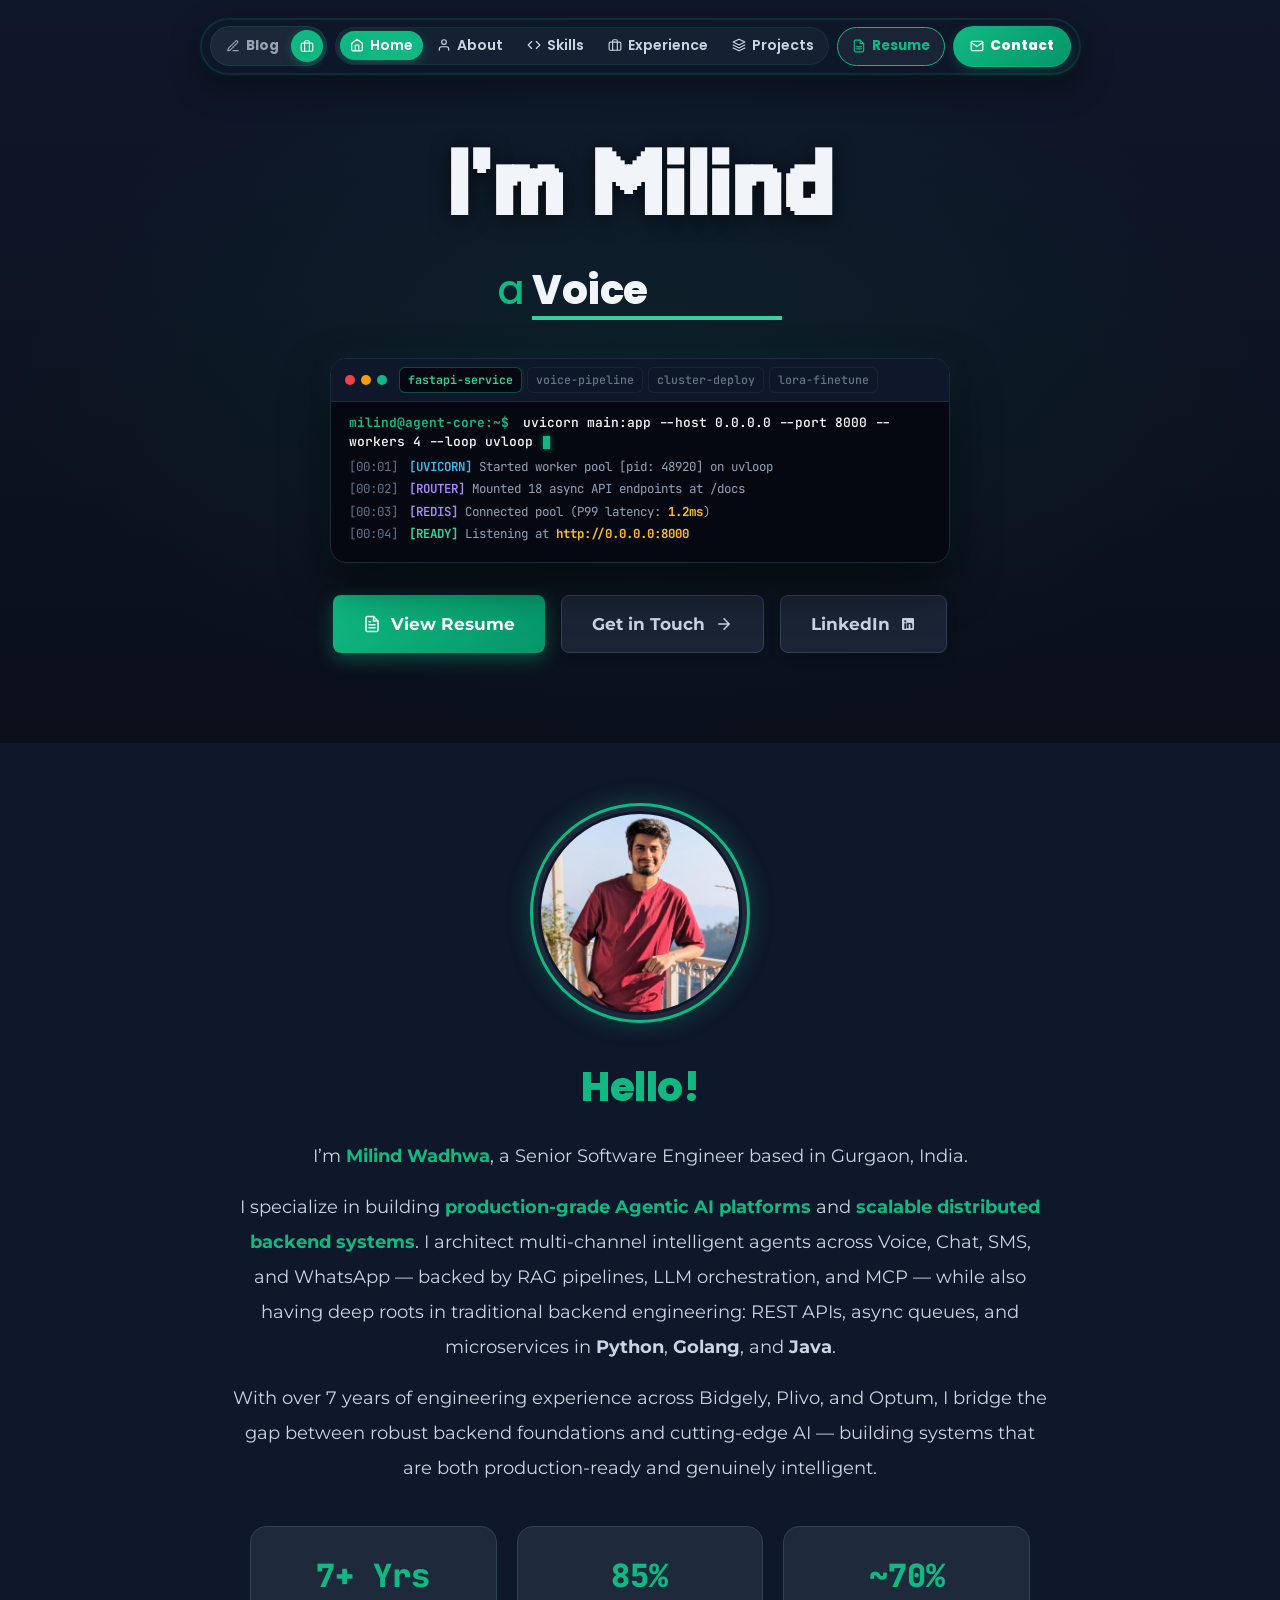
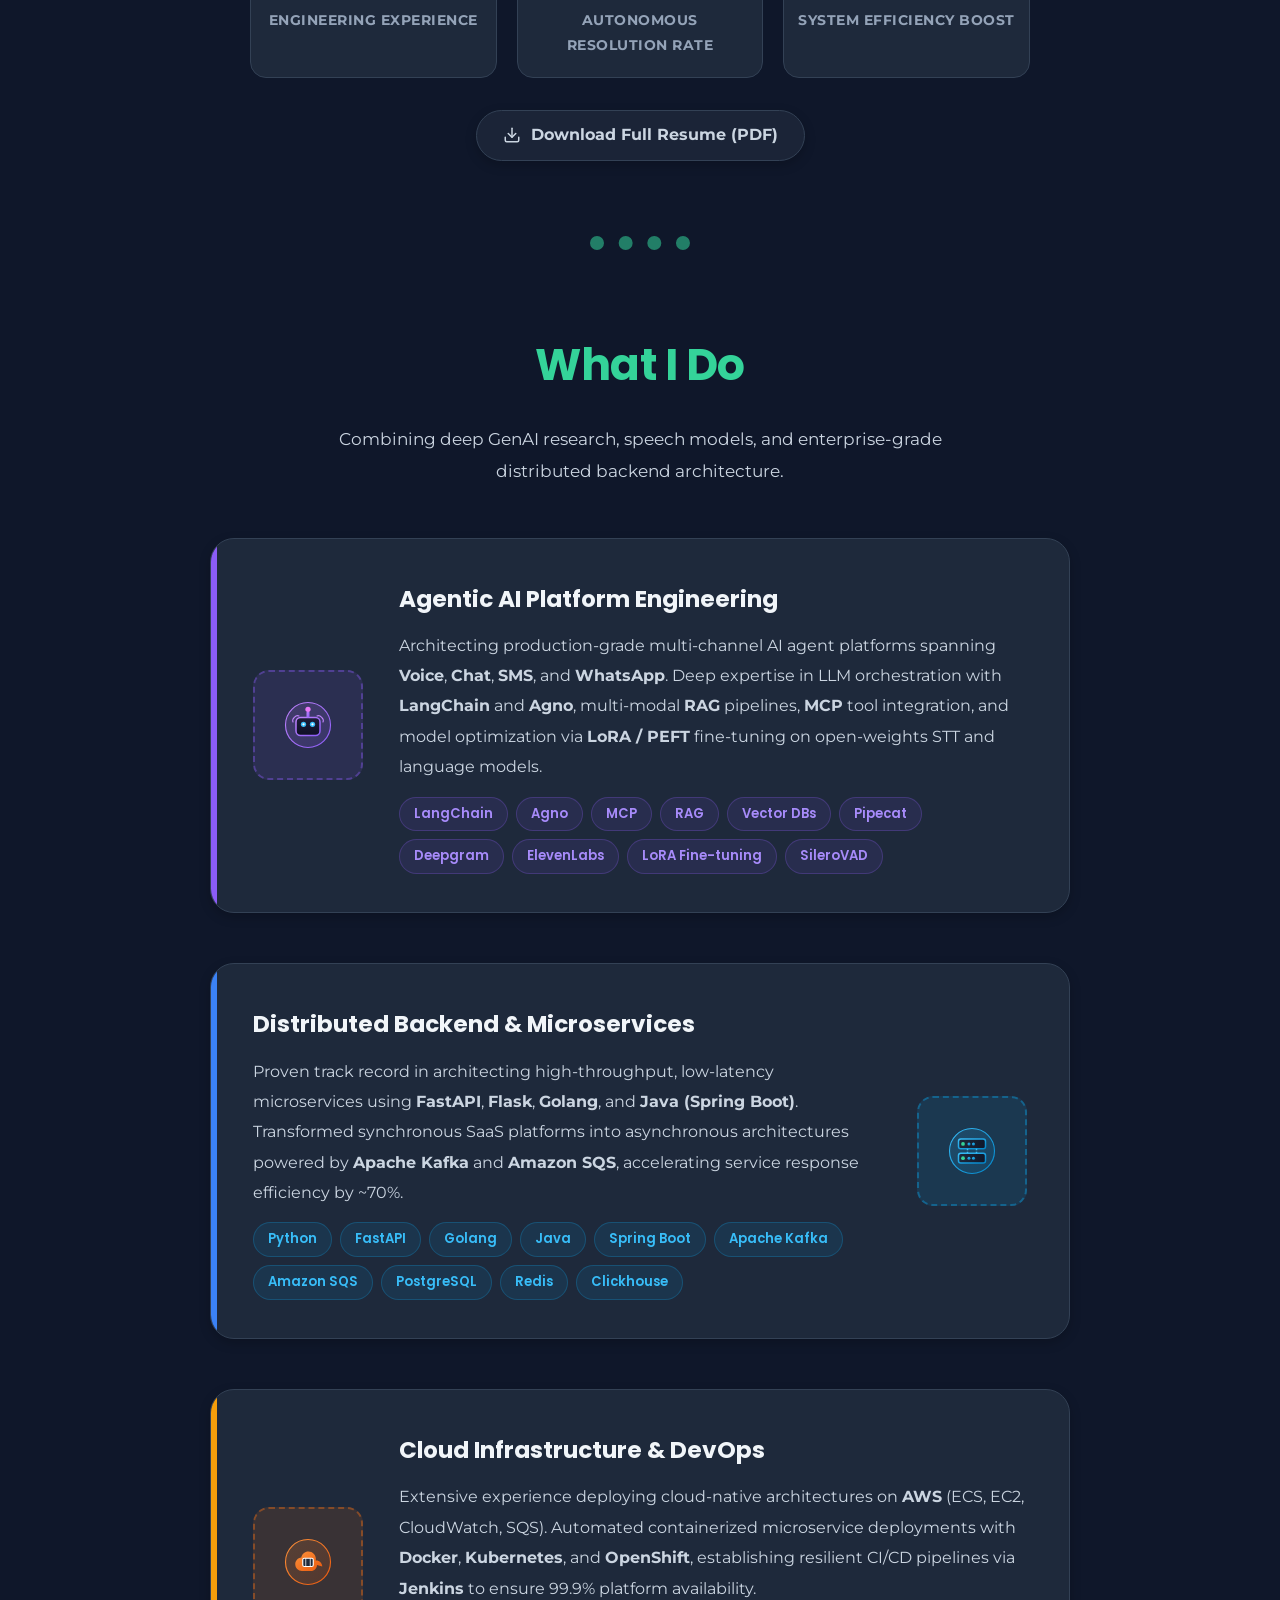
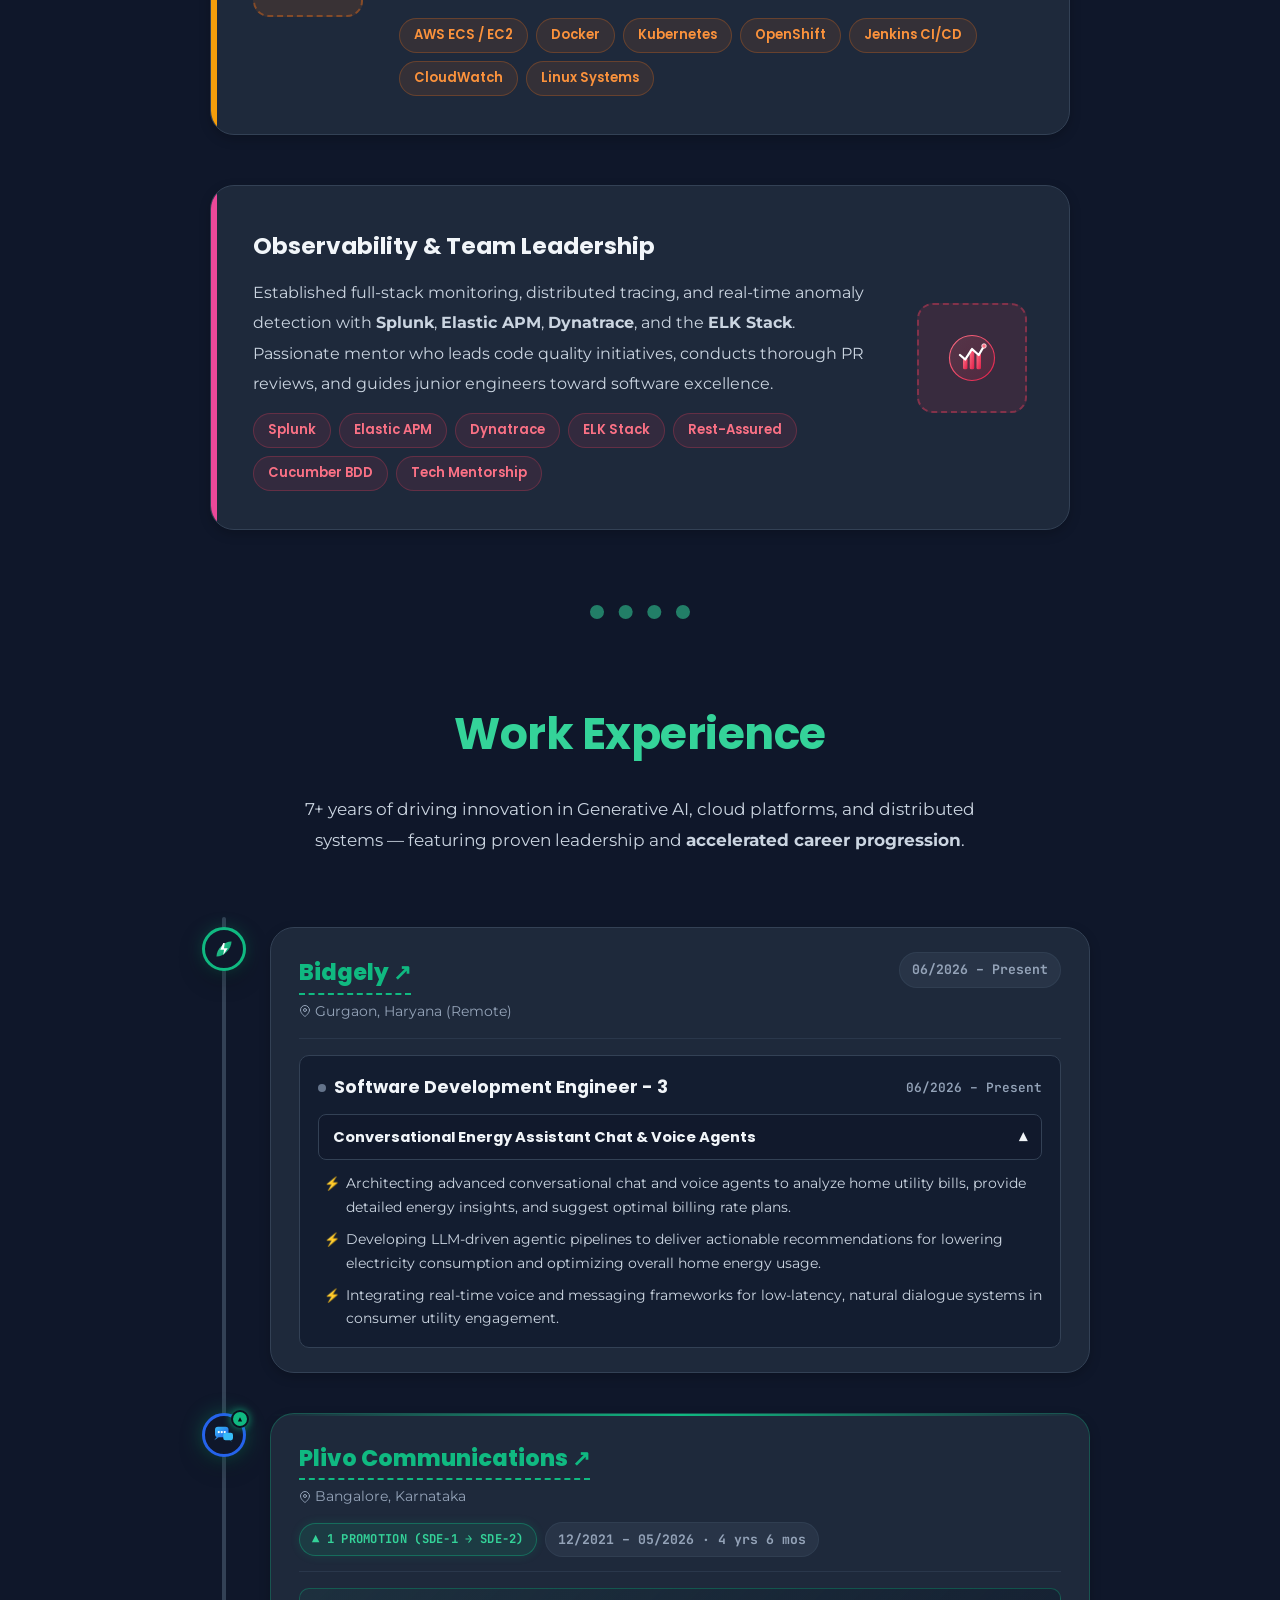
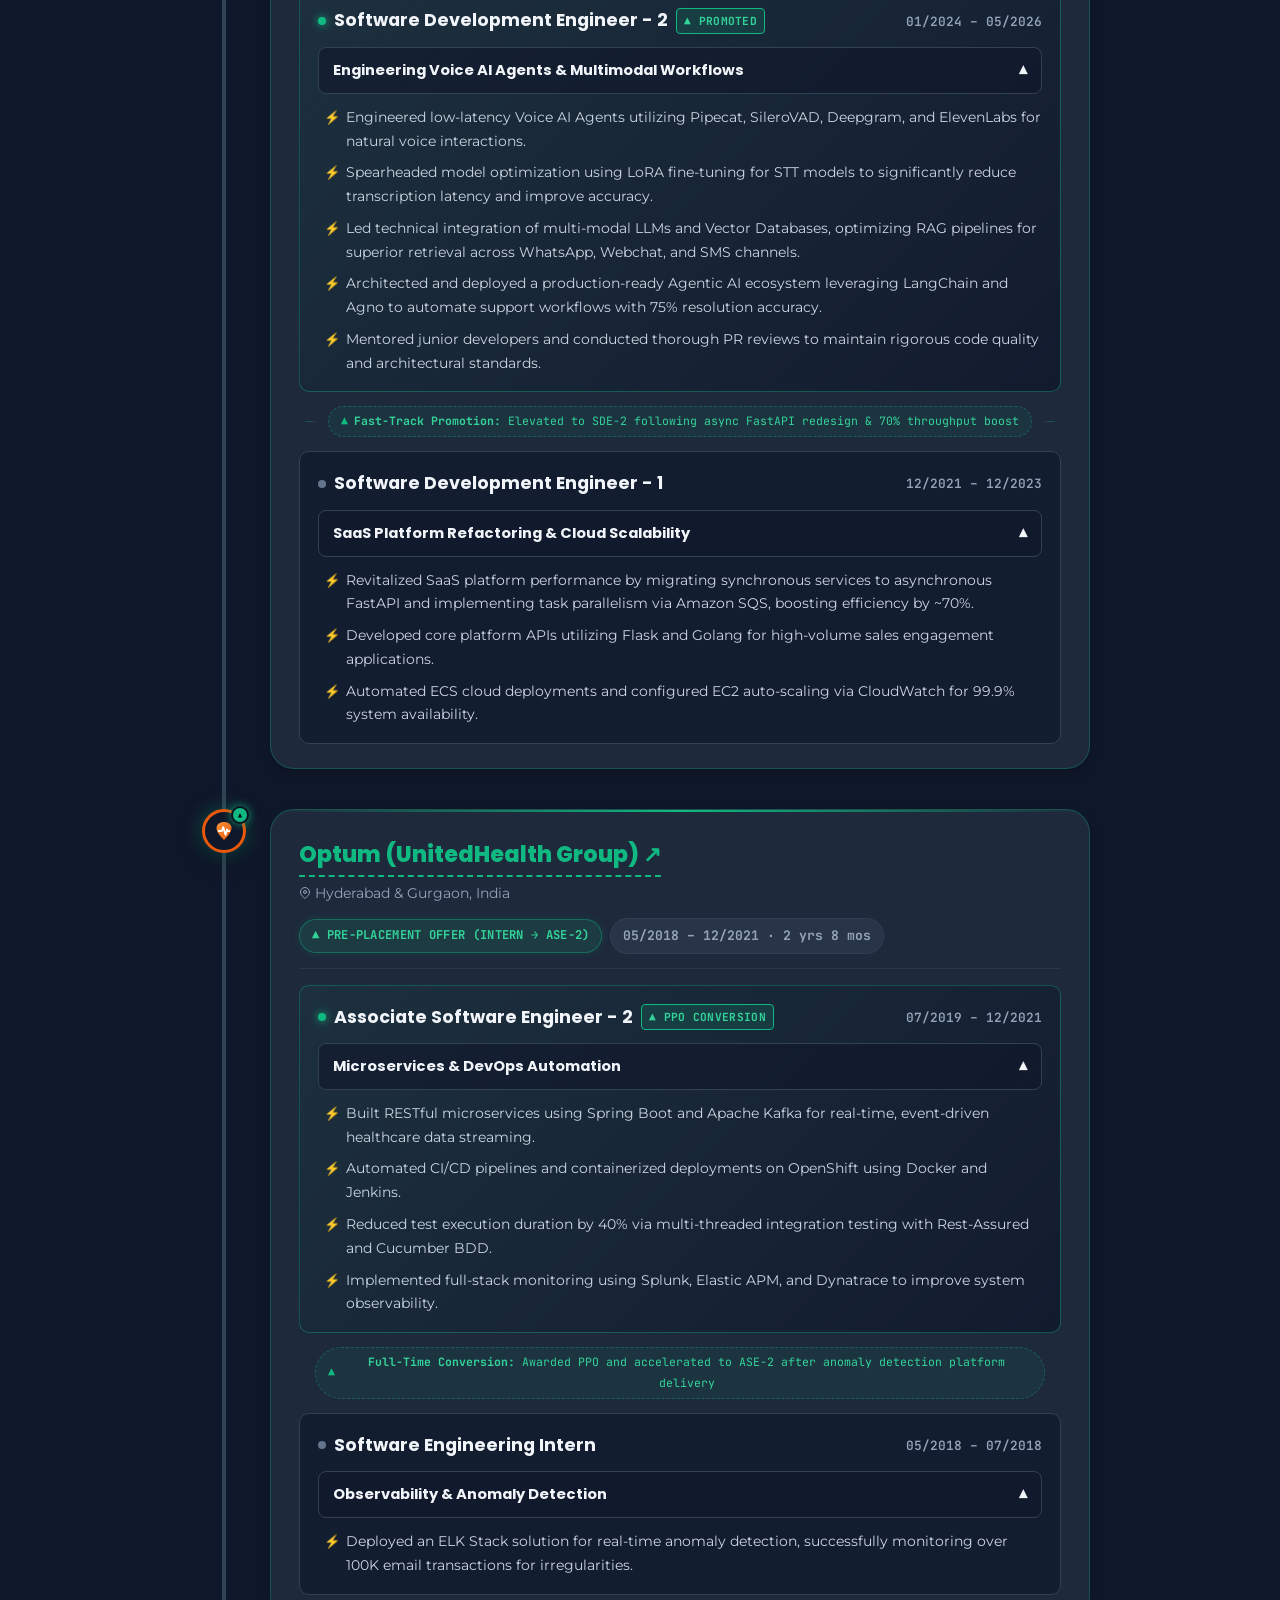
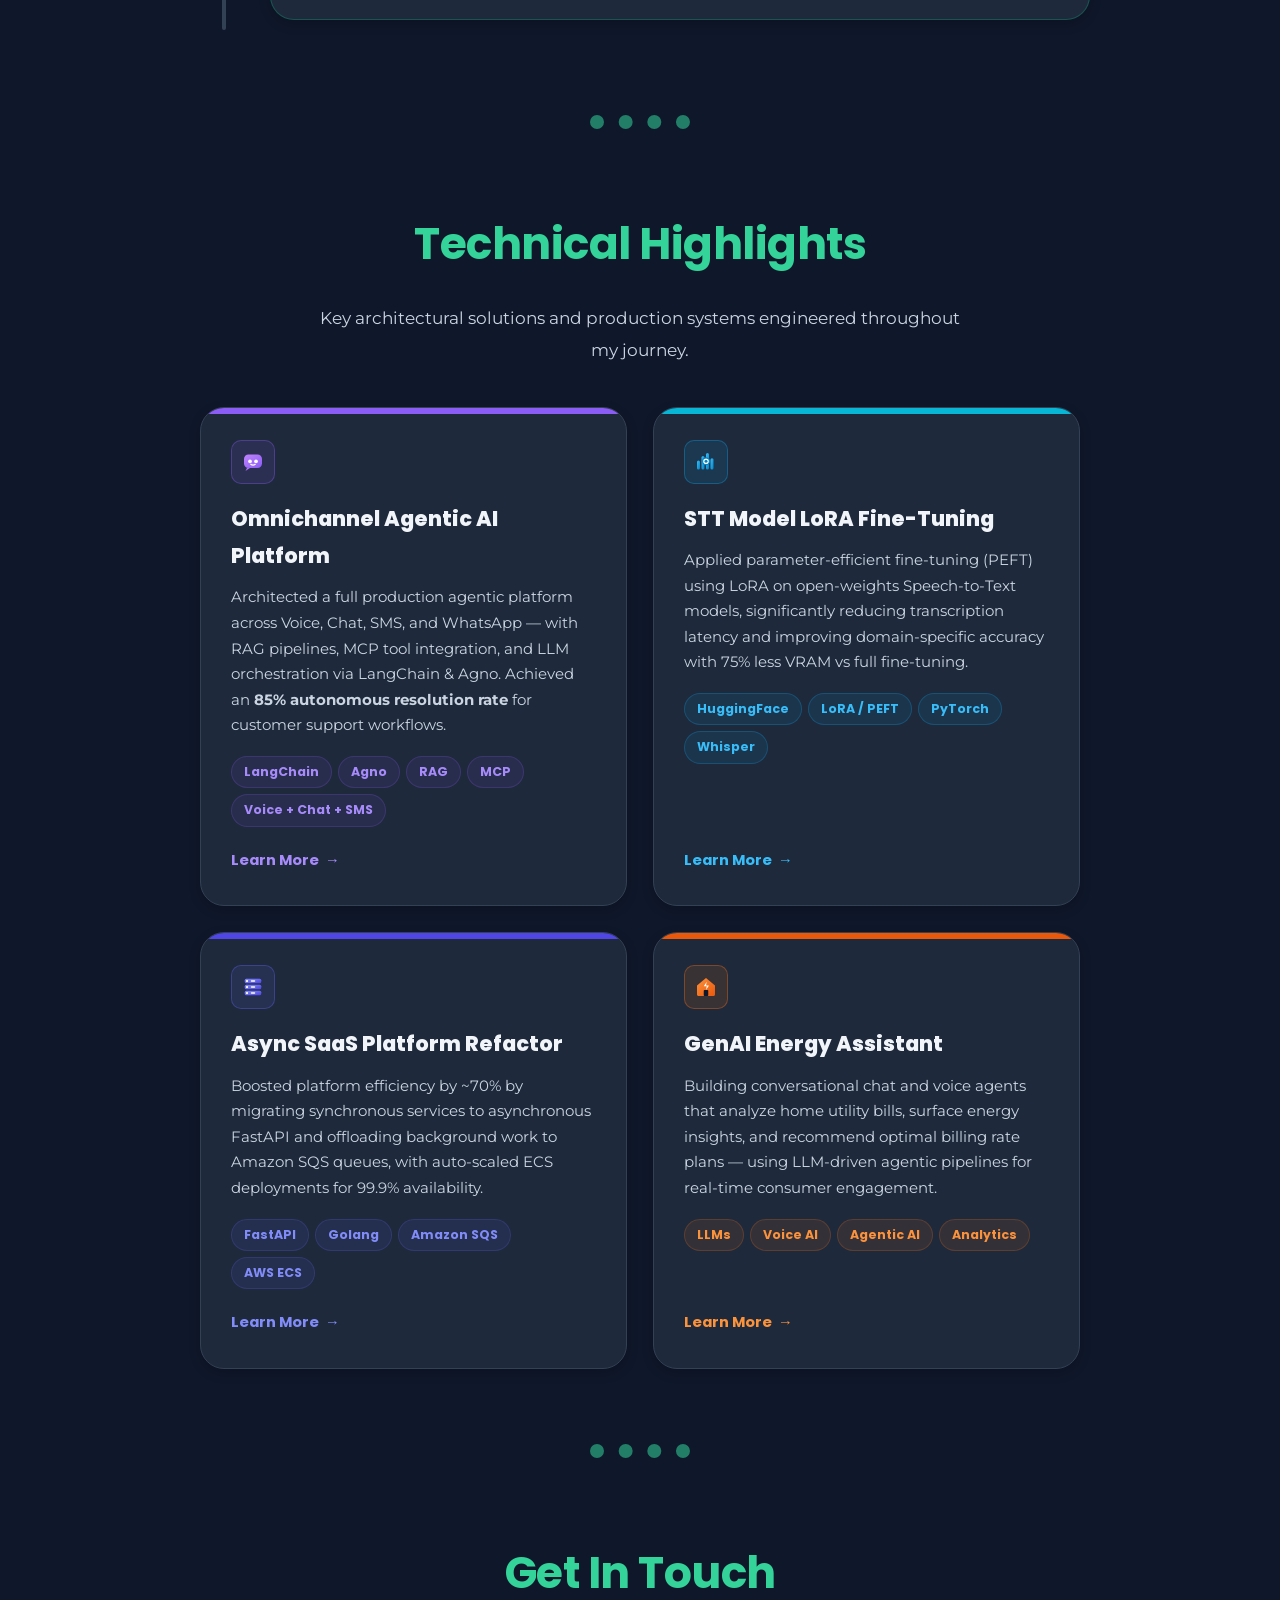
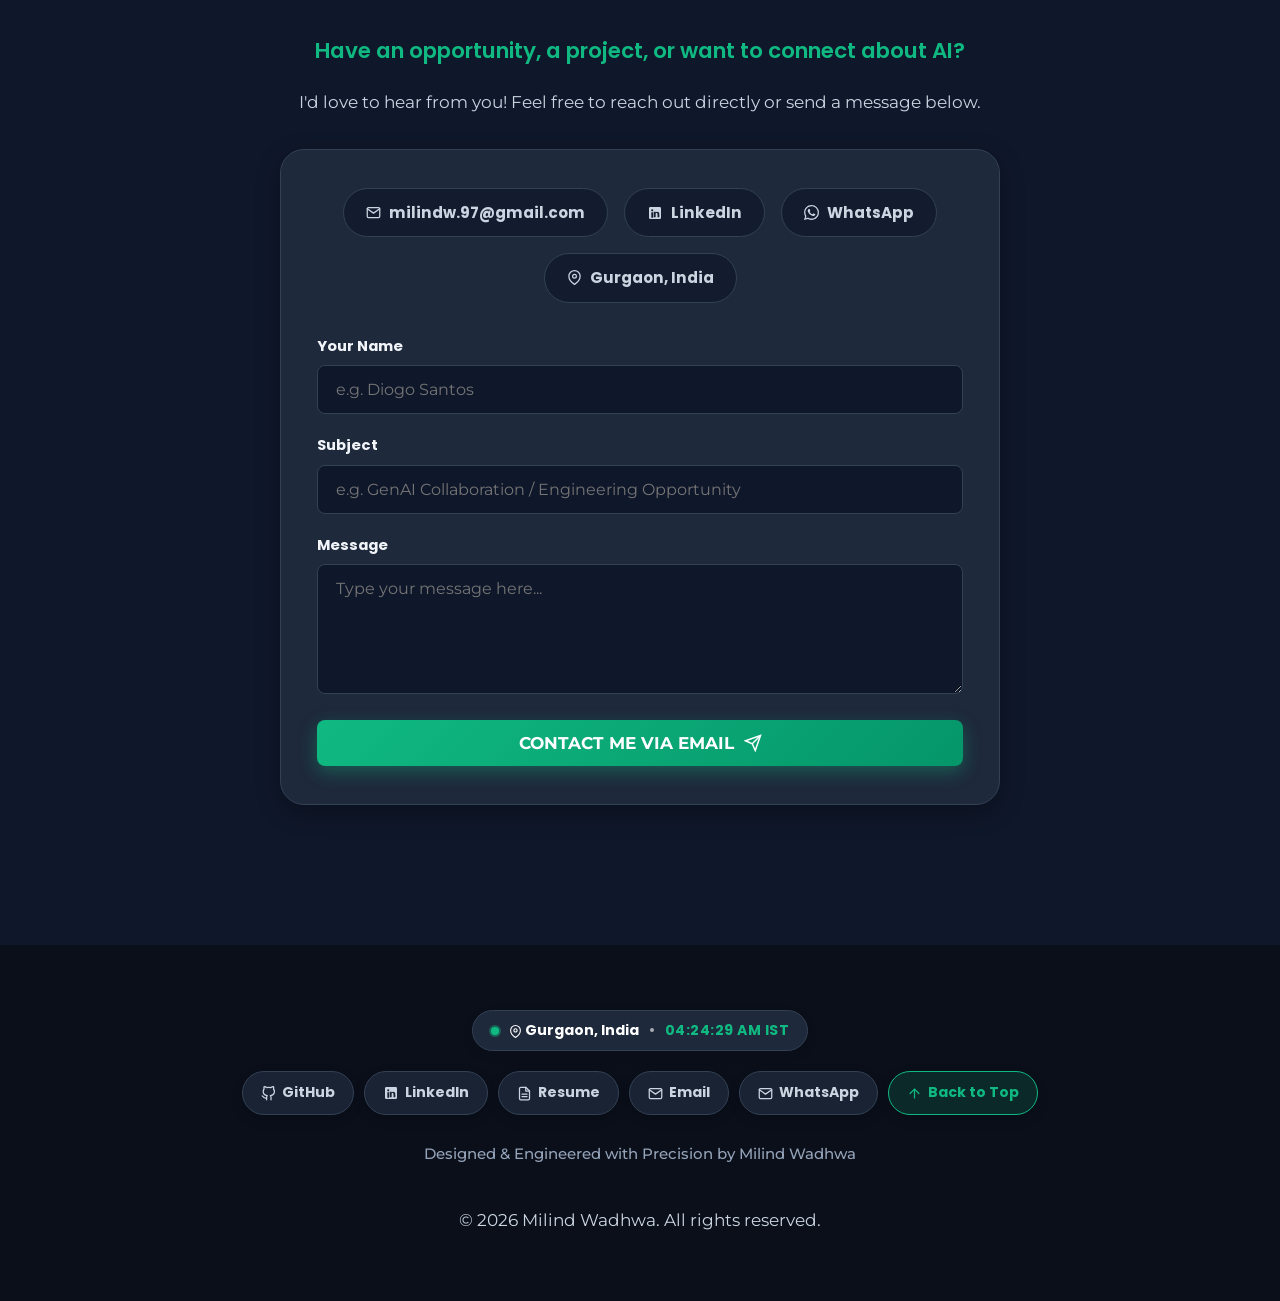
<file: index.html>
<!DOCTYPE html>
<html lang="en">

<head>
  <meta charset="UTF-8">
  <meta name="viewport" content="width=device-width, initial-scale=1.0">

  <!-- Immediate SSR state check to prevent layout shift / navbar flash -->
  <script>
    if (window.location.hash === '#blog' || window.location.search.includes('tab=blog')) {
      document.documentElement.classList.add('initial-blog-mode');
    }
  </script>

  <title>Milind Wadhwa - Software Engineer</title>
  <meta name="description"
    content="Personal portfolio of Milind Wadhwa - Software Engineer. Specializing in Conversational Voice AI, LLMs, scalable backend microservices, and distributed cloud systems.">

  <!-- Preconnect Google Fonts -->
  <link rel="preconnect" href="https://fonts.googleapis.com">
  <link rel="preconnect" href="https://fonts.gstatic.com" crossorigin>
  <link
    href="https://fonts.googleapis.com/css2?family=Jersey+15&family=JetBrains+Mono:wght@400;500;700&family=Montserrat:ital,wght@0,300;0,400;0,500;0,600;0,700;1,400&family=Poppins:wght@300;400;500;600;700;800&display=swap"
    rel="stylesheet">

  <link rel="icon"
    href="data:image/svg+xml,<svg xmlns=%22http://www.w3.org/2000/svg%22 viewBox=%220 0 32 32%22><rect width=%2232%22 height=%2232%22 rx=%226%22 fill=%22%230F172A%22/><text x=%2250%%22 y=%2254%%22 dominant-baseline=%22middle%22 text-anchor=%22middle%22 font-family=%22monospace%22 font-size=%2216%22 font-weight=%22bold%22 fill=%22%2310B981%22>&gt;_</text></svg>">

  <link rel="stylesheet" href="style.css">
</head>

<body>

  <!-- Creative Floating Island Capsule Dock Navbar with Mode Switcher -->
  <header class="navbar-wrapper">
    <nav class="floating-dock" id="floating-dock">

      <!-- Mode Switcher Segmented Control (Portfolio / Blog) -->
      <div class="dock-mode-switcher" id="dock-mode-switcher">
        <span class="mode-glider" aria-hidden="true"></span>
        <a href="#blog" class="mode-pill" id="mode-btn-blog" aria-label="Blog mode">
          <span class="mode-icon">
            <svg width="14" height="14" viewBox="0 0 24 24" fill="none" stroke="currentColor" stroke-width="2"
              stroke-linecap="round" stroke-linejoin="round">
              <path d="M12 20h9"></path>
              <path d="M16.5 3.5a2.121 2.121 0 0 1 3 3L7 19l-4 1 1-4L16.5 3.5z"></path>
            </svg>
          </span>
          <span class="mode-text">Blog</span>
        </a>
        <a href="#top" class="mode-pill active" id="mode-btn-portfolio" aria-label="Portfolio mode">
          <span class="mode-icon">
            <svg width="14" height="14" viewBox="0 0 24 24" fill="none" stroke="currentColor" stroke-width="2"
              stroke-linecap="round" stroke-linejoin="round">
              <rect x="2" y="7" width="20" height="14" rx="2" ry="2"></rect>
              <path d="M16 21V5a2 2 0 0 0-2-2h-4a2 2 0 0 0-2 2v16"></path>
            </svg>
          </span>
          <span class="mode-text">Portfolio</span>
        </a>
      </div>

      <!-- Portfolio Navigation Menu Links -->
      <ul class="dock-menu" id="nav-links">
        <li class="dock-item"><a href="#top" class="dock-link active"><span class="dock-icon"><svg width="14"
                height="14" viewBox="0 0 24 24" fill="none" stroke="currentColor" stroke-width="2"
                stroke-linecap="round" stroke-linejoin="round">
                <path d="M3 9l9-7 9 7v11a2 2 0 0 1-2 2H5a2 2 0 0 1-2-2z"></path>
                <polyline points="9 22 9 12 15 12 15 22"></polyline>
              </svg></span><span>Home</span></a></li>
        <li class="dock-item"><a href="#about" class="dock-link"><span class="dock-icon"><svg width="14" height="14"
                viewBox="0 0 24 24" fill="none" stroke="currentColor" stroke-width="2" stroke-linecap="round"
                stroke-linejoin="round">
                <path d="M20 21v-2a4 4 0 0 0-4-4H8a4 4 0 0 0-4 4v2"></path>
                <circle cx="12" cy="7" r="4"></circle>
              </svg></span><span>About</span></a></li>
        <li class="dock-item"><a href="#skills" class="dock-link"><span class="dock-icon"><svg width="14" height="14"
                viewBox="0 0 24 24" fill="none" stroke="currentColor" stroke-width="2" stroke-linecap="round"
                stroke-linejoin="round">
                <polyline points="16 18 22 12 16 6"></polyline>
                <polyline points="8 6 2 12 8 18"></polyline>
              </svg></span><span>Skills</span></a></li>
        <li class="dock-item"><a href="#experience" class="dock-link"><span class="dock-icon"><svg width="14"
                height="14" viewBox="0 0 24 24" fill="none" stroke="currentColor" stroke-width="2"
                stroke-linecap="round" stroke-linejoin="round">
                <rect x="2" y="7" width="20" height="14" rx="2" ry="2"></rect>
                <path d="M16 21V5a2 2 0 0 0-2-2h-4a2 2 0 0 0-2 2v16"></path>
              </svg></span><span>Experience</span></a></li>
        <li class="dock-item"><a href="#projects" class="dock-link"><span class="dock-icon"><svg width="14" height="14"
                viewBox="0 0 24 24" fill="none" stroke="currentColor" stroke-width="2" stroke-linecap="round"
                stroke-linejoin="round">
                <polygon points="12 2 2 7 12 12 22 7 12 2"></polygon>
                <polyline points="2 17 12 22 22 17"></polyline>
                <polyline points="2 12 12 17 22 12"></polyline>
              </svg></span><span>Projects</span></a></li>
      </ul>

      <!-- Right: Interactive Quick Connect Pill + Resume + Mobile Hamburger -->
      <div class="dock-actions">
        <a href="resume.pdf" target="_blank" rel="noopener" class="dock-resume-btn" title="View Resume PDF">
          <svg width="14" height="14" viewBox="0 0 24 24" fill="none" stroke="currentColor" stroke-width="2"
            stroke-linecap="round" stroke-linejoin="round">
            <path d="M14 2H6a2 2 0 0 0-2 2v16a2 2 0 0 0 2 2h12a2 2 0 0 0 2-2V8z"></path>
            <polyline points="14 2 14 8 20 8"></polyline>
            <line x1="16" y1="13" x2="8" y2="13"></line>
            <line x1="16" y1="17" x2="8" y2="17"></line>
          </svg>
          <span class="btn-label">Resume</span>
        </a>

        <a href="#contact" class="dock-cta-btn">
          <svg width="14" height="14" viewBox="0 0 24 24" fill="none" stroke="currentColor" stroke-width="2"
            stroke-linecap="round" stroke-linejoin="round">
            <path d="M4 4h16c1.1 0 2 .9 2 2v12c0 1.1-.9 2-2 2H4c-1.1 0-2-.9-2-2V6c0-1.1.9-2 2-2z"></path>
            <polyline points="22,6 12,13 2,6"></polyline>
          </svg>
          <span class="btn-label">Contact</span>
        </a>

        <button class="nav-toggle" id="nav-toggle" aria-label="Toggle navigation menu" aria-expanded="false">
          <span class="bar"></span>
          <span class="bar"></span>
          <span class="bar"></span>
        </button>
      </div>
    </nav>
  </header>

  <!-- Overlay Backdrop for Mobile Dropdown Menu -->
  <div class="nav-backdrop" id="nav-backdrop"></div>

  <!-- PORTFOLIO VIEW PANEL -->
  <div id="portfolio-view" class="view-panel active-view">

    <!-- TOP CONTAINER (HERO BANNER) -->
    <header class="top-container" id="top">
      <!-- Floating Tech Badges / Stickers removed for dark theme -->

      <div class="hero-content">

        <h1 class="hero-title">I'm Milind</h1>
        <h2 class="hero-subtitle">
          <span>a</span>
          <span class="typewriter-container">
            <span class="typewriter-word" id="typewriter">GenAI Engineer.</span>
          </span>
        </h2>

        <!-- Interactive Senior Agent Terminal Window -->
        <div class="hero-terminal-wrapper">
          <div class="hero-terminal-window">
            <!-- Window Header with Tabs -->
            <div class="terminal-header">
              <div class="terminal-controls">
                <span class="ctrl-dot red"></span>
                <span class="ctrl-dot yellow"></span>
                <span class="ctrl-dot green"></span>
              </div>

              <!-- Interactive Tab Strip -->
              <div class="terminal-tabs" id="terminal-tabs-strip">
                <button class="term-tab active" data-tab="0" type="button" aria-label="FastAPI Service Tab">
                  <span class="tab-label">fastapi-service</span>
                </button>
                <button class="term-tab" data-tab="1" type="button" aria-label="Voice Pipeline Tab">
                  <span class="tab-label">voice-pipeline</span>
                </button>
                <button class="term-tab" data-tab="2" type="button" aria-label="Cluster Deploy Tab">
                  <span class="tab-label">cluster-deploy</span>
                </button>
                <button class="term-tab" data-tab="3" type="button" aria-label="LoRA Fine-Tune Tab">
                  <span class="tab-label">lora-finetune</span>
                </button>
              </div>

              <!-- Status Badge Removed -->
            </div>

            <!-- Terminal Screen Body (Locked Static Height) -->
            <div class="terminal-body" id="hero-terminal-body">
              <div class="terminal-line command-line">
                <span class="term-prompt">milind@agent-core:~$</span>
                <span class="term-cmd" id="terminal-cmd-text"></span>
                <span class="term-cursor" id="terminal-cursor"></span>
              </div>
              <div class="terminal-output" id="terminal-output-container"></div>
            </div>
          </div>
        </div>

        <div class="hero-actions">
          <a href="resume.pdf" target="_blank" rel="noopener" class="btn" id="hero-resume-btn">
            <svg width="18" height="18" viewBox="0 0 24 24" fill="none" stroke="currentColor" stroke-width="2"
              stroke-linecap="round" stroke-linejoin="round">
              <path d="M14 2H6a2 2 0 0 0-2 2v16a2 2 0 0 0 2 2h12a2 2 0 0 0 2-2V8z"></path>
              <polyline points="14 2 14 8 20 8"></polyline>
              <line x1="16" y1="13" x2="8" y2="13"></line>
              <line x1="16" y1="17" x2="8" y2="17"></line>
              <polyline points="10 9 9 9 8 9"></polyline>
            </svg>
            <span>View Resume</span>
          </a>
          <a href="#contact" class="btn btn-secondary" id="hero-contact-btn">
            <span>Get in Touch</span>
            <svg width="18" height="18" viewBox="0 0 24 24" fill="none" stroke="currentColor" stroke-width="2"
              stroke-linecap="round" stroke-linejoin="round">
              <path d="M5 12h14M12 5l7 7-7 7" />
            </svg>
          </a>
          <a href="https://linkedin.com/in/milind-97-wadhwa" target="_blank" rel="noopener" class="btn btn-secondary">
            <span>LinkedIn</span>
            <svg width="16" height="16" viewBox="0 0 24 24" fill="currentColor">
              <path
                d="M19 3a2 2 0 0 1 2 2v14a2 2 0 0 1-2 2H5a2 2 0 0 1-2-2V5a2 2 0 0 1 2-2h14m-.5 15.5v-5.3a3.26 3.26 0 0 0-3.26-3.26c-.85 0-1.84.52-2.28 1.3v-1.11h-2.79v8.37h2.79v-4.93c0-.77.62-1.4 1.39-1.4a1.4 1.4 0 0 1 1.4 1.4v4.93h2.75M6.46 10.9v8.37H9.2V10.9H6.46M7.83 6.45a1.6 1.6 0 0 0-1.6 1.6 1.6 1.6 0 0 0 1.6 1.6 1.6 1.6 0 0 0 1.6-1.6 1.6 1.6 0 0 0-1.6-1.6Z" />
            </svg>
          </a>
        </div>
      </div>
    </header>

    <!-- MIDDLE CONTAINER -->
    <main class="middle-container">

      <!-- PROFILE / ABOUT SECTION -->
      <section class="profile" id="about">
        <div class="profile-pic-container">
          <div class="profile-pic-ring">
            <img src="images/milind.jpg" alt="Milind Wadhwa" class="profile-pic">
          </div>
        </div>

        <h2>Hello!</h2>

        <p>
          I’m <strong class="profile-highlight">Milind Wadhwa</strong>, a Senior Software Engineer based in
          Gurgaon, India.
        </p>

        <p>
          I specialize in building <strong class="profile-highlight">production-grade Agentic AI platforms</strong>
          and <strong class="profile-highlight">scalable distributed backend systems</strong>. I architect
          multi-channel intelligent agents across Voice, Chat, SMS, and WhatsApp — backed by RAG pipelines,
          LLM orchestration, and MCP — while also having deep roots in traditional backend engineering:
          REST APIs, async queues, and microservices in
          <strong>Python</strong>, <strong>Golang</strong>, and <strong>Java</strong>.
        </p>

        <p>
          With over 7 years of engineering experience across Bidgely, Plivo, and Optum, I bridge the gap
          between robust backend foundations and cutting-edge AI — building systems that are both
          production-ready and genuinely intelligent.
        </p>

        <!-- Key Impact Metrics -->
        <div class="metrics-row">
          <div class="metric-box">
            <div class="metric-num">7+ Yrs</div>
            <div class="metric-label">Engineering Experience</div>
          </div>
          <div class="metric-box">
            <div class="metric-num">85%</div>
            <div class="metric-label">Autonomous Resolution Rate</div>
          </div>
          <div class="metric-box">
            <div class="metric-num">~70%</div>
            <div class="metric-label">System Efficiency Boost</div>
          </div>
        </div>

        <!-- Download CV Action -->
        <div style="margin-top: 32px;">
          <a href="resume.pdf" download="Milind_Wadhwa_Resume.pdf" class="btn btn-secondary"
            style="border-radius: var(--radius-pill); font-size: 0.98rem; padding: 10px 26px;">
            <svg width="18" height="18" viewBox="0 0 24 24" fill="none" stroke="currentColor" stroke-width="2"
              stroke-linecap="round" stroke-linejoin="round">
              <path d="M21 15v4a2 2 0 0 1-2 2H5a2 2 0 0 1-2-2v-4"></path>
              <polyline points="7 10 12 15 17 10"></polyline>
              <line x1="12" y1="15" x2="12" y2="3"></line>
            </svg>
            <span>Download Full Resume (PDF)</span>
          </a>
        </div>
      </section>

      <!-- Dotted Divider -->
      <hr class="dotted-divider">

      <!-- SKILLS / WHAT I DO (ALTERNATING STORYTELLING ROWS) -->
      <section class="skills" id="skills">
        <h2>What I Do</h2>
        <p style="text-align: center; max-width: 650px; margin: 0 auto 30px auto;">
          Combining deep GenAI research, speech models, and enterprise-grade distributed backend architecture.
        </p>

        <!-- Skill Row 1: Agentic AI Platform Engineering -->
        <div class="skill-row skill-row-left skill-row-ai">
          <div class="skill-icon-wrapper skill-icon-ai">
            <span class="icon-svg" aria-label="Agentic AI">
              <svg width="48" height="48" viewBox="0 0 64 64" fill="none" xmlns="http://www.w3.org/2000/svg">
                <defs>
                  <linearGradient id="aiGrad" x1="0%" y1="0%" x2="100%" y2="100%">
                    <stop offset="0%" stop-color="#C084FC" />
                    <stop offset="100%" stop-color="#8B5CF6" />
                  </linearGradient>
                  <linearGradient id="aiFaceGrad" x1="0%" y1="0%" x2="0%" y2="100%">
                    <stop offset="0%" stop-color="#1E1E38" />
                    <stop offset="100%" stop-color="#0F0F26" />
                  </linearGradient>
                </defs>
                <circle cx="32" cy="32" r="30" fill="url(#aiGrad)" fill-opacity="0.15" stroke="url(#aiGrad)"
                  stroke-width="1.5" />
                <rect x="16" y="22" width="32" height="24" rx="6" fill="url(#aiFaceGrad)" stroke="url(#aiGrad)"
                  stroke-width="2" />
                <circle cx="26" cy="31" r="3.5" fill="#38BDF8" />
                <circle cx="26" cy="31" r="1.5" fill="#FFF" />
                <circle cx="38" cy="31" r="3.5" fill="#38BDF8" />
                <circle cx="38" cy="31" r="1.5" fill="#FFF" />
                <rect x="30" y="14" width="4" height="8" fill="url(#aiGrad)" rx="1.5" />
                <circle cx="32" cy="11" r="3.5" fill="#E879F9" />
                <path d="M24 38H40" stroke="url(#aiGrad)" stroke-width="2" stroke-linecap="round" />
                <path d="M12 28C10 24 16 18 20 20" stroke="#C084FC" stroke-width="1.5" stroke-linecap="round"
                  fill="none" />
                <path d="M52 28C54 24 48 18 44 20" stroke="#C084FC" stroke-width="1.5" stroke-linecap="round"
                  fill="none" />
              </svg>
            </span>
          </div>
          <div class="skill-content">
            <h3>Agentic AI Platform Engineering</h3>
            <p>
              Architecting production-grade multi-channel AI agent platforms spanning <strong>Voice</strong>,
              <strong>Chat</strong>, <strong>SMS</strong>, and <strong>WhatsApp</strong>. Deep expertise in
              LLM orchestration with <strong>LangChain</strong> and <strong>Agno</strong>, multi-modal
              <strong>RAG</strong> pipelines, <strong>MCP</strong> tool integration, and model optimization
              via <strong>LoRA / PEFT</strong> fine-tuning on open-weights STT and language models.
            </p>
            <div class="tech-pills">
              <span class="tech-pill">LangChain</span>
              <span class="tech-pill">Agno</span>
              <span class="tech-pill">MCP</span>
              <span class="tech-pill">RAG</span>
              <span class="tech-pill">Vector DBs</span>
              <span class="tech-pill">Pipecat</span>
              <span class="tech-pill">Deepgram</span>
              <span class="tech-pill">ElevenLabs</span>
              <span class="tech-pill">LoRA Fine-tuning</span>
              <span class="tech-pill">SileroVAD</span>
            </div>
          </div>
        </div>

        <!-- Skill Row 2: Distributed Backend & Microservices -->
        <div class="skill-row skill-row-right skill-row-backend">
          <div class="skill-icon-wrapper skill-icon-backend">
            <span class="icon-svg" aria-label="Backend Architecture">
              <svg width="48" height="48" viewBox="0 0 64 64" fill="none" xmlns="http://www.w3.org/2000/svg">
                <defs>
                  <linearGradient id="backGrad" x1="0%" y1="0%" x2="100%" y2="100%">
                    <stop offset="0%" stop-color="#38BDF8" />
                    <stop offset="100%" stop-color="#0284C7" />
                  </linearGradient>
                  <linearGradient id="serverGrad" x1="0%" y1="0%" x2="100%" y2="0%">
                    <stop offset="0%" stop-color="#1E293B" />
                    <stop offset="100%" stop-color="#0F172A" />
                  </linearGradient>
                </defs>
                <circle cx="32" cy="32" r="30" fill="url(#backGrad)" fill-opacity="0.15" stroke="url(#backGrad)"
                  stroke-width="1.5" />
                <rect x="14" y="16" width="36" height="13" rx="3" fill="url(#serverGrad)" stroke="url(#backGrad)"
                  stroke-width="2" />
                <circle cx="20" cy="22.5" r="2.5" fill="#34D399" />
                <circle cx="28" cy="22.5" r="2" fill="url(#backGrad)" />
                <circle cx="34" cy="22.5" r="2" fill="url(#backGrad)" />
                <rect x="14" y="35" width="36" height="13" rx="3" fill="url(#serverGrad)" stroke="url(#backGrad)"
                  stroke-width="2" />
                <circle cx="20" cy="41.5" r="2.5" fill="#34D399" />
                <circle cx="28" cy="41.5" r="2" fill="url(#backGrad)" />
                <circle cx="34" cy="41.5" r="2" fill="url(#backGrad)" />
                <path d="M26 29v6M38 29v6" stroke="#38BDF8" stroke-width="2" stroke-dasharray="2 2" />
              </svg>
            </span>
          </div>
          <div class="skill-content">
            <h3>Distributed Backend & Microservices</h3>
            <p>
              Proven track record in architecting high-throughput, low-latency microservices using
              <strong>FastAPI</strong>, <strong>Flask</strong>, <strong>Golang</strong>, and <strong>Java (Spring
                Boot)</strong>. Transformed synchronous SaaS platforms into asynchronous architectures powered by
              <strong>Apache Kafka</strong> and <strong>Amazon SQS</strong>, accelerating service response efficiency by
              ~70%.
            </p>
            <div class="tech-pills">
              <span class="tech-pill">Python</span>
              <span class="tech-pill">FastAPI</span>
              <span class="tech-pill">Golang</span>
              <span class="tech-pill">Java</span>
              <span class="tech-pill">Spring Boot</span>
              <span class="tech-pill">Apache Kafka</span>
              <span class="tech-pill">Amazon SQS</span>
              <span class="tech-pill">PostgreSQL</span>
              <span class="tech-pill">Redis</span>
              <span class="tech-pill">Clickhouse</span>
            </div>
          </div>
        </div>

        <!-- Skill Row 3: Cloud & DevOps -->
        <div class="skill-row skill-row-left skill-row-cloud">
          <div class="skill-icon-wrapper skill-icon-cloud">
            <span class="icon-svg" aria-label="Cloud & DevOps">
              <svg width="48" height="48" viewBox="0 0 64 64" fill="none" xmlns="http://www.w3.org/2000/svg">
                <defs>
                  <linearGradient id="cloudGrad" x1="0%" y1="0%" x2="100%" y2="100%">
                    <stop offset="0%" stop-color="#FB923C" />
                    <stop offset="100%" stop-color="#EA580C" />
                  </linearGradient>
                </defs>
                <circle cx="32" cy="32" r="30" fill="url(#cloudGrad)" fill-opacity="0.15" stroke="url(#cloudGrad)"
                  stroke-width="1.5" />
                <path
                  d="M44 36c0 4.4-3.6 8-8 8H24c-5 0-9-4-9-9 0-4.7 3.5-8.6 8.1-9 .8-4.5 4.7-8 9.4-8 5.5 0 10 4.5 10 10 0 .7-.1 1.4-.3 2.1.2 0 .4-.1.8-.1 4.4 0 8 3.6 8 8z"
                  fill="url(#cloudGrad)" />
                <rect x="25" y="27" width="14" height="11" rx="2" fill="#1E293B" stroke="#FFF" stroke-width="1.5" />
                <line x1="29" y1="27" x2="29" y2="38" stroke="#FFF" stroke-width="1" />
                <line x1="35" y1="27" x2="35" y2="38" stroke="#FFF" stroke-width="1" />
              </svg>
            </span>
          </div>
          <div class="skill-content">
            <h3>Cloud Infrastructure & DevOps</h3>
            <p>
              Extensive experience deploying cloud-native architectures on <strong>AWS</strong> (ECS, EC2, CloudWatch,
              SQS). Automated containerized microservice deployments with <strong>Docker</strong>,
              <strong>Kubernetes</strong>, and <strong>OpenShift</strong>, establishing resilient CI/CD pipelines via
              <strong>Jenkins</strong> to ensure 99.9% platform availability.
            </p>
            <div class="tech-pills">
              <span class="tech-pill">AWS ECS / EC2</span>
              <span class="tech-pill">Docker</span>
              <span class="tech-pill">Kubernetes</span>
              <span class="tech-pill">OpenShift</span>
              <span class="tech-pill">Jenkins CI/CD</span>
              <span class="tech-pill">CloudWatch</span>
              <span class="tech-pill">Linux Systems</span>
            </div>
          </div>
        </div>

        <!-- Skill Row 4: Observability & Team Leadership -->
        <div class="skill-row skill-row-right skill-row-observability">
          <div class="skill-icon-wrapper skill-icon-observability">
            <span class="icon-svg" aria-label="Observability & Mentorship">
              <svg width="48" height="48" viewBox="0 0 64 64" fill="none" xmlns="http://www.w3.org/2000/svg">
                <defs>
                  <linearGradient id="obsGrad" x1="0%" y1="0%" x2="100%" y2="100%">
                    <stop offset="0%" stop-color="#FB7185" />
                    <stop offset="100%" stop-color="#E11D48" />
                  </linearGradient>
                </defs>
                <circle cx="32" cy="32" r="30" fill="url(#obsGrad)" fill-opacity="0.15" stroke="url(#obsGrad)"
                  stroke-width="1.5" />
                <rect x="20" y="32" width="6" height="15" rx="2" fill="url(#obsGrad)" />
                <rect x="29" y="20" width="6" height="27" rx="2" fill="url(#obsGrad)" />
                <rect x="38" y="26" width="6" height="21" rx="2" fill="url(#obsGrad)" />
                <path d="M16 28l7 6 9-14 9 8 7-12" stroke="#FFF" stroke-width="3" stroke-linecap="round"
                  stroke-linejoin="round" />
                <circle cx="48" cy="16" r="3" fill="#FB7185" stroke="#FFF" stroke-width="1" />
              </svg>
            </span>
          </div>
          <div class="skill-content">
            <h3>Observability & Team Leadership</h3>
            <p>
              Established full-stack monitoring, distributed tracing, and real-time anomaly detection with
              <strong>Splunk</strong>, <strong>Elastic APM</strong>, <strong>Dynatrace</strong>, and the <strong>ELK
                Stack</strong>. Passionate mentor who leads code quality initiatives, conducts thorough PR reviews, and
              guides junior engineers toward software excellence.
            </p>
            <div class="tech-pills">
              <span class="tech-pill">Splunk</span>
              <span class="tech-pill">Elastic APM</span>
              <span class="tech-pill">Dynatrace</span>
              <span class="tech-pill">ELK Stack</span>
              <span class="tech-pill">Rest-Assured</span>
              <span class="tech-pill">Cucumber BDD</span>
              <span class="tech-pill">Tech Mentorship</span>
            </div>
          </div>
        </div>
      </section>

      <!-- Dotted Divider -->
      <hr class="dotted-divider">

      <!-- CREATIVE VERTICAL TIMELINE EXPERIENCE SECTION -->
      <section class="experience-section" id="experience">
        <h2>Work Experience</h2>
        <p style="text-align: center; max-width: 680px; margin: 0 auto 30px auto;">
          7+ years of driving innovation in Generative AI, cloud platforms, and distributed systems — featuring proven
          leadership and <strong>accelerated career progression</strong>.
        </p>

        <div class="timeline-container">

          <!-- Milestone 1: Bidgely -->
          <div class="timeline-milestone">
            <div class="milestone-node node-bidgely" title="Bidgely">
              <svg width="24" height="24" viewBox="0 0 32 32" fill="none" xmlns="http://www.w3.org/2000/svg">
                <defs>
                  <linearGradient id="bidgelyNodeGrad" x1="0%" y1="0%" x2="100%" y2="100%">
                    <stop offset="0%" stop-color="#34D399" />
                    <stop offset="100%" stop-color="#059669" />
                  </linearGradient>
                </defs>
                <path d="M6 26C6 16 16 6 26 6C26 16 16 26 6 26Z" fill="url(#bidgelyNodeGrad)" />
                <path d="M15 8L11 17H16L15 24L21 15H16L17 8H15Z" fill="#FFF" />
              </svg>
            </div>
            <div class="timeline-card company-card">
              <div class="company-card-header">
                <div class="company-brand-row">
                  <div class="company-title-area">
                    <h3 class="company-name"><a href="https://www.bidgely.com" target="_blank" rel="noopener">Bidgely
                        ↗</a></h3>
                    <span class="company-location"><svg width="12" height="12" viewBox="0 0 24 24" fill="none"
                        stroke="currentColor" stroke-width="2" stroke-linecap="round" stroke-linejoin="round">
                        <path d="M21 10c0 7-9 13-9 13s-9-6-9-13a9 9 0 0 1 18 0z"></path>
                        <circle cx="12" cy="10" r="3"></circle>
                      </svg> Gurgaon, Haryana (Remote)</span>
                  </div>
                  <span class="company-tenure-badge">06/2026 – Present</span>
                </div>
              </div>

              <div class="nested-roles-container">
                <div class="nested-role-box">
                  <div class="nested-role-header">
                    <div class="nested-role-title-row">
                      <div class="role-title-wrap">
                        <span class="role-stepper-dot"></span>
                        <h4 class="nested-role-title">Software Development Engineer - 3</h4>
                      </div>
                      <span class="role-date-tag">06/2026 – Present</span>
                    </div>
                  </div>

                  <details class="timeline-accordion" open>
                    <summary>Conversational Energy Assistant Chat & Voice Agents</summary>
                    <ul class="timeline-bullets">
                      <li>Architecting advanced conversational chat and voice agents to analyze home utility bills,
                        provide
                        detailed energy insights, and suggest optimal billing rate plans.</li>
                      <li>Developing LLM-driven agentic pipelines to deliver actionable recommendations for lowering
                        electricity consumption and optimizing overall home energy usage.</li>
                      <li>Integrating real-time voice and messaging frameworks for low-latency, natural dialogue systems
                        in
                        consumer utility engagement.</li>
                    </ul>
                  </details>
                </div>
              </div>
            </div>
          </div>

          <!-- Milestone 2: Plivo Communications (Master Group with Nested Mini-Boxes & Promotion Track) -->
          <div class="timeline-milestone">
            <div class="milestone-node node-plivo node-promoted" title="Plivo Communications">
              <svg width="24" height="24" viewBox="0 0 32 32" fill="none" xmlns="http://www.w3.org/2000/svg">
                <defs>
                  <linearGradient id="plivoNodeGrad" x1="0%" y1="0%" x2="100%" y2="100%">
                    <stop offset="0%" stop-color="#38BDF8" />
                    <stop offset="100%" stop-color="#2563EB" />
                  </linearGradient>
                </defs>
                <rect x="4" y="5" width="18" height="14" rx="4" fill="url(#plivoNodeGrad)" />
                <path d="M6 19L3 23L9 19H6Z" fill="url(#plivoNodeGrad)" />
                <circle cx="9" cy="12" r="1.5" fill="#FFF" />
                <circle cx="13" cy="12" r="1.5" fill="#FFF" />
                <circle cx="17" cy="12" r="1.5" fill="#FFF" />
                <rect x="15" y="13" width="13" height="10" rx="3" fill="#38BDF8" />
                <path d="M25 23L27 25L24 23H25Z" fill="#38BDF8" />
              </svg>
              <span class="promo-node-badge" title="Promoted to SDE-2">▲</span>
            </div>
            <div class="timeline-card company-card company-card-promoted">
              <div class="company-card-header">
                <div class="company-brand-row">
                  <div class="company-title-area">
                    <h3 class="company-name"><a href="https://www.plivo.com" target="_blank" rel="noopener">Plivo
                        Communications ↗</a></h3>
                    <span class="company-location"><svg width="12" height="12" viewBox="0 0 24 24" fill="none"
                        stroke="currentColor" stroke-width="2" stroke-linecap="round" stroke-linejoin="round">
                        <path d="M21 10c0 7-9 13-9 13s-9-6-9-13a9 9 0 0 1 18 0z"></path>
                        <circle cx="12" cy="10" r="3"></circle>
                      </svg> Bangalore, Karnataka</span>
                  </div>
                  <div class="company-badges-wrap">
                    <span class="company-promo-pill">▲ 1 Promotion (SDE-1 → SDE-2)</span>
                    <span class="company-tenure-badge">12/2021 – 05/2026 · 4 yrs 6 mos</span>
                  </div>
                </div>
              </div>

              <!-- Nested Mini-Boxes Container -->
              <div class="nested-roles-container">

                <!-- Mini-Box 1: SDE-2 (Promoted) -->
                <div class="nested-role-box role-promoted-box">
                  <div class="nested-role-header">
                    <div class="nested-role-title-row">
                      <div class="role-title-wrap">
                        <span class="role-stepper-dot dot-promoted"></span>
                        <h4 class="nested-role-title">Software Development Engineer - 2</h4>
                        <span class="role-promo-chip">▲ Promoted</span>
                      </div>
                      <span class="role-date-tag">01/2024 – 05/2026</span>
                    </div>
                  </div>

                  <details class="timeline-accordion" open>
                    <summary>Engineering Voice AI Agents & Multimodal Workflows</summary>
                    <ul class="timeline-bullets">
                      <li>Engineered low-latency Voice AI Agents utilizing Pipecat, SileroVAD, Deepgram, and ElevenLabs
                        for
                        natural voice interactions.</li>
                      <li>Spearheaded model optimization using LoRA fine-tuning for STT models to significantly reduce
                        transcription latency and improve accuracy.</li>
                      <li>Led technical integration of multi-modal LLMs and Vector Databases, optimizing RAG pipelines
                        for
                        superior retrieval across WhatsApp, Webchat, and SMS channels.</li>
                      <li>Architected and deployed a production-ready Agentic AI ecosystem leveraging LangChain and Agno
                        to
                        automate support workflows with 75% resolution accuracy.</li>
                      <li>Mentored junior developers and conducted thorough PR reviews to maintain rigorous code quality
                        and
                        architectural standards.</li>
                    </ul>
                  </details>
                </div>

                <!-- Sleek Promotion Connector Bridge -->
                <div class="role-connector-bridge">
                  <div class="bridge-line"></div>
                  <div class="bridge-badge">
                    <span class="bridge-arrow">▲</span>
                    <span class="bridge-text"><strong>Fast-Track Promotion:</strong> Elevated to SDE-2 following async
                      FastAPI redesign & 70% throughput boost</span>
                  </div>
                  <div class="bridge-line"></div>
                </div>

                <!-- Mini-Box 2: SDE-1 -->
                <div class="nested-role-box">
                  <div class="nested-role-header">
                    <div class="nested-role-title-row">
                      <div class="role-title-wrap">
                        <span class="role-stepper-dot"></span>
                        <h4 class="nested-role-title">Software Development Engineer - 1</h4>
                      </div>
                      <span class="role-date-tag">12/2021 – 12/2023</span>
                    </div>
                  </div>

                  <details class="timeline-accordion" open>
                    <summary>SaaS Platform Refactoring & Cloud Scalability</summary>
                    <ul class="timeline-bullets">
                      <li>Revitalized SaaS platform performance by migrating synchronous services to asynchronous
                        FastAPI
                        and implementing task parallelism via Amazon SQS, boosting efficiency by ~70%.</li>
                      <li>Developed core platform APIs utilizing Flask and Golang for high-volume sales engagement
                        applications.</li>
                      <li>Automated ECS cloud deployments and configured EC2 auto-scaling via CloudWatch for 99.9%
                        system
                        availability.</li>
                    </ul>
                  </details>
                </div>

              </div>
            </div>
          </div>

          <!-- Milestone 3: Optum (Master Group with Nested Mini-Boxes & PPO Conversion) -->
          <div class="timeline-milestone">
            <div class="milestone-node node-optum node-promoted" title="Optum (UnitedHealth Group)">
              <svg width="24" height="24" viewBox="0 0 32 32" fill="none" xmlns="http://www.w3.org/2000/svg">
                <defs>
                  <linearGradient id="optumNodeGrad" x1="0%" y1="0%" x2="100%" y2="100%">
                    <stop offset="0%" stop-color="#FB923C" />
                    <stop offset="100%" stop-color="#EA580C" />
                  </linearGradient>
                </defs>
                <path d="M16 4C20 4 26 6 26 12C26 18 20 24 16 28C12 24 6 18 6 12C6 6 12 4 16 4Z"
                  fill="url(#optumNodeGrad)" />
                <path d="M9 16H13L15 11L18 21L20 14L21 16H23" stroke="#FFF" stroke-width="2.5" stroke-linecap="round"
                  stroke-linejoin="round" fill="none" />
              </svg>
              <span class="promo-node-badge" title="PPO Conversion">▲</span>
            </div>
            <div class="timeline-card company-card company-card-promoted">
              <div class="company-card-header">
                <div class="company-brand-row">
                  <div class="company-title-area">
                    <h3 class="company-name"><a href="https://www.optum.com" target="_blank" rel="noopener">Optum
                        (UnitedHealth Group) ↗</a></h3>
                    <span class="company-location"><svg width="12" height="12" viewBox="0 0 24 24" fill="none"
                        stroke="currentColor" stroke-width="2" stroke-linecap="round" stroke-linejoin="round">
                        <path d="M21 10c0 7-9 13-9 13s-9-6-9-13a9 9 0 0 1 18 0z"></path>
                        <circle cx="12" cy="10" r="3"></circle>
                      </svg> Hyderabad & Gurgaon, India</span>
                  </div>
                  <div class="company-badges-wrap">
                    <span class="company-promo-pill">▲ Pre-Placement Offer (Intern → ASE-2)</span>
                    <span class="company-tenure-badge">05/2018 – 12/2021 · 2 yrs 8 mos</span>
                  </div>
                </div>
              </div>

              <!-- Nested Mini-Boxes Container -->
              <div class="nested-roles-container">

                <!-- Mini-Box 1: ASE-2 (PPO Conversion) -->
                <div class="nested-role-box role-promoted-box">
                  <div class="nested-role-header">
                    <div class="nested-role-title-row">
                      <div class="role-title-wrap">
                        <span class="role-stepper-dot dot-promoted"></span>
                        <h4 class="nested-role-title">Associate Software Engineer - 2</h4>
                        <span class="role-promo-chip">▲ PPO Conversion</span>
                      </div>
                      <span class="role-date-tag">07/2019 – 12/2021</span>
                    </div>
                  </div>

                  <details class="timeline-accordion" open>
                    <summary>Microservices & DevOps Automation</summary>
                    <ul class="timeline-bullets">
                      <li>Built RESTful microservices using Spring Boot and Apache Kafka for real-time, event-driven
                        healthcare data streaming.</li>
                      <li>Automated CI/CD pipelines and containerized deployments on OpenShift using Docker and Jenkins.
                      </li>
                      <li>Reduced test execution duration by 40% via multi-threaded integration testing with
                        Rest-Assured
                        and Cucumber BDD.</li>
                      <li>Implemented full-stack monitoring using Splunk, Elastic APM, and Dynatrace to improve system
                        observability.</li>
                    </ul>
                  </details>
                </div>

                <!-- Sleek Promotion / Conversion Connector Bridge -->
                <div class="role-connector-bridge">
                  <div class="bridge-line"></div>
                  <div class="bridge-badge">
                    <span class="bridge-arrow">▲</span>
                    <span class="bridge-text"><strong>Full-Time Conversion:</strong> Awarded PPO and accelerated to
                      ASE-2 after anomaly detection platform delivery</span>
                  </div>
                  <div class="bridge-line"></div>
                </div>

                <!-- Mini-Box 2: Intern -->
                <div class="nested-role-box">
                  <div class="nested-role-header">
                    <div class="nested-role-title-row">
                      <div class="role-title-wrap">
                        <span class="role-stepper-dot"></span>
                        <h4 class="nested-role-title">Software Engineering Intern</h4>
                      </div>
                      <span class="role-date-tag">05/2018 – 07/2018</span>
                    </div>
                  </div>

                  <details class="timeline-accordion" open>
                    <summary>Observability & Anomaly Detection</summary>
                    <ul class="timeline-bullets">
                      <li>Deployed an ELK Stack solution for real-time anomaly detection, successfully monitoring over
                        100K
                        email transactions for irregularities.</li>
                    </ul>
                  </details>
                </div>

              </div>
            </div>
          </div>

        </div>
      </section>

      <!-- Dotted Divider -->
      <hr class="dotted-divider">

      <!-- TECHNICAL HIGHLIGHTS / PROJECTS SECTION -->
      <section class="projects-section" id="projects">
        <h2>Technical Highlights</h2>
        <p style="text-align: center; max-width: 650px; margin: 0 auto 30px auto;">
          Key architectural solutions and production systems engineered throughout my journey.
        </p>

        <div class="projects-grid">

          <!-- Card 1: Omnichannel Agentic AI Platform -->
          <div class="project-card project-card-ai">
            <div>
              <span class="project-icon project-icon-ai">
                <svg width="24" height="24" viewBox="0 0 32 32" fill="none" xmlns="http://www.w3.org/2000/svg">
                  <defs>
                    <linearGradient id="projAiGrad" x1="0%" y1="0%" x2="100%" y2="100%">
                      <stop offset="0%" stop-color="#C084FC" />
                      <stop offset="100%" stop-color="#8B5CF6" />
                    </linearGradient>
                  </defs>
                  <rect x="4" y="6" width="24" height="18" rx="6" fill="url(#projAiGrad)" />
                  <path d="M8 24L6 28L12 24H8Z" fill="url(#projAiGrad)" />
                  <circle cx="12" cy="15" r="2.5" fill="#FFF" />
                  <circle cx="20" cy="15" r="2.5" fill="#FFF" />
                  <path d="M13 19C14.5 20.2 17.5 20.2 19 19" stroke="#FFF" stroke-width="1.5" stroke-linecap="round" />
                </svg>
              </span>
              <h4>Omnichannel Agentic AI Platform</h4>
              <p>Architected a full production agentic platform across Voice, Chat, SMS, and WhatsApp —
                with RAG pipelines, MCP tool integration, and LLM orchestration via LangChain & Agno.
                Achieved an <strong>85% autonomous resolution rate</strong> for customer support workflows.</p>
              <div class="project-tags">
                <span class="project-tag">LangChain</span>
                <span class="project-tag">Agno</span>
                <span class="project-tag">RAG</span>
                <span class="project-tag">MCP</span>
                <span class="project-tag">Voice + Chat + SMS</span>
              </div>
            </div>
            <a href="https://linkedin.com/in/milind-97-wadhwa" target="_blank" rel="noopener" class="project-link">
              Learn More <span>→</span>
            </a>
          </div>

          <!-- Card 2: STT LoRA Fine-Tuning -->
          <div class="project-card project-card-lora">
            <div>
              <span class="project-icon project-icon-lora">
                <svg width="24" height="24" viewBox="0 0 32 32" fill="none" xmlns="http://www.w3.org/2000/svg">
                  <defs>
                    <linearGradient id="projLoraGrad" x1="0%" y1="0%" x2="100%" y2="100%">
                      <stop offset="0%" stop-color="#38BDF8" />
                      <stop offset="100%" stop-color="#0284C7" />
                    </linearGradient>
                  </defs>
                  <rect x="4" y="14" width="4" height="12" rx="2" fill="url(#projLoraGrad)" />
                  <rect x="10" y="8" width="4" height="18" rx="2" fill="url(#projLoraGrad)" />
                  <rect x="16" y="4" width="4" height="22" rx="2" fill="url(#projLoraGrad)" />
                  <rect x="22" y="11" width="4" height="15" rx="2" fill="url(#projLoraGrad)" />
                  <circle cx="16" cy="15" r="4.5" fill="#FFF" stroke="#0284C7" stroke-width="1.5" />
                  <circle cx="16" cy="15" r="2" fill="#0284C7" />
                </svg>
              </span>
              <h4>STT Model LoRA Fine-Tuning</h4>
              <p>Applied parameter-efficient fine-tuning (PEFT) using LoRA on open-weights Speech-to-Text
                models, significantly reducing transcription latency and improving domain-specific accuracy
                with 75% less VRAM vs full fine-tuning.</p>
              <div class="project-tags">
                <span class="project-tag">HuggingFace</span>
                <span class="project-tag">LoRA / PEFT</span>
                <span class="project-tag">PyTorch</span>
                <span class="project-tag">Whisper</span>
              </div>
            </div>
            <a href="https://linkedin.com/in/milind-97-wadhwa" target="_blank" rel="noopener" class="project-link">
              Learn More <span>→</span>
            </a>
          </div>

          <!-- Card 3: Async SaaS Platform Refactor -->
          <div class="project-card project-card-backend">
            <div>
              <span class="project-icon project-icon-backend">
                <svg width="24" height="24" viewBox="0 0 32 32" fill="none" xmlns="http://www.w3.org/2000/svg">
                  <defs>
                    <linearGradient id="projBackGrad" x1="0%" y1="0%" x2="100%" y2="100%">
                      <stop offset="0%" stop-color="#818CF8" />
                      <stop offset="100%" stop-color="#4F46E5" />
                    </linearGradient>
                  </defs>
                  <rect x="5" y="5" width="22" height="6" rx="2" fill="url(#projBackGrad)" />
                  <rect x="5" y="13" width="22" height="6" rx="2" fill="url(#projBackGrad)" />
                  <rect x="5" y="21" width="22" height="6" rx="2" fill="url(#projBackGrad)" />
                  <path d="M14 8h4M14 16h4M14 24h4" stroke="#FFF" stroke-width="2" stroke-linecap="round" />
                  <circle cx="8" cy="8" r="1.5" fill="#FFF" />
                  <circle cx="8" cy="16" r="1.5" fill="#FFF" />
                  <circle cx="8" cy="24" r="1.5" fill="#FFF" />
                </svg>
              </span>
              <h4>Async SaaS Platform Refactor</h4>
              <p>Boosted platform efficiency by ~70% by migrating synchronous services to asynchronous
                FastAPI and offloading background work to Amazon SQS queues, with auto-scaled ECS
                deployments for 99.9% availability.</p>
              <div class="project-tags">
                <span class="project-tag">FastAPI</span>
                <span class="project-tag">Golang</span>
                <span class="project-tag">Amazon SQS</span>
                <span class="project-tag">AWS ECS</span>
              </div>
            </div>
            <a href="https://linkedin.com/in/milind-97-wadhwa" target="_blank" rel="noopener" class="project-link">
              Learn More <span>→</span>
            </a>
          </div>

          <!-- Card 4: GenAI Energy Assistant -->
          <div class="project-card project-card-analytics">
            <div>
              <span class="project-icon project-icon-analytics">
                <svg width="24" height="24" viewBox="0 0 32 32" fill="none" xmlns="http://www.w3.org/2000/svg">
                  <defs>
                    <linearGradient id="projAnalyticGrad" x1="0%" y1="0%" x2="100%" y2="100%">
                      <stop offset="0%" stop-color="#FB923C" />
                      <stop offset="100%" stop-color="#EA580C" />
                    </linearGradient>
                  </defs>
                  <path d="M16 4L4 14v12c0 1.1.9 2 2 2h20c1.1 0 2-.9 2-2V14L16 4z" fill="url(#projAnalyticGrad)" />
                  <rect x="13" y="20" width="6" height="8" rx="1" fill="#0F172A" />
                  <path d="M17 9l-4 6h4l-1 5 4-6h-4l1-5z" fill="#FFF" />
                </svg>
              </span>
              <h4>GenAI Energy Assistant</h4>
              <p>Building conversational chat and voice agents that analyze home utility bills, surface
                energy insights, and recommend optimal billing rate plans — using LLM-driven agentic
                pipelines for real-time consumer engagement.</p>
              <div class="project-tags">
                <span class="project-tag">LLMs</span>
                <span class="project-tag">Voice AI</span>
                <span class="project-tag">Agentic AI</span>
                <span class="project-tag">Analytics</span>
              </div>
            </div>
            <a href="https://linkedin.com/in/milind-97-wadhwa" target="_blank" rel="noopener" class="project-link">
              Learn More <span>→</span>
            </a>
          </div>

        </div>
      </section>

      <!-- Dotted Divider -->
      <hr class="dotted-divider">

      <!-- CONTACT SECTION ("GET IN TOUCH") -->
      <section class="contact-me" id="contact">
        <h2>Get In Touch</h2>
        <h3>Have an opportunity, a project, or want to connect about AI?</h3>
        <p>I'd love to hear from you! Feel free to reach out directly or send a message below.</p>

        <div class="contact-card">
          <div class="contact-methods-tray">
            <a href="mailto:milindw.97@gmail.com" class="contact-method-pill">
              <svg width="15" height="15" viewBox="0 0 24 24" fill="none" stroke="currentColor" stroke-width="2"
                stroke-linecap="round" stroke-linejoin="round">
                <path d="M4 4h16c1.1 0 2 .9 2 2v12c0 1.1-.9 2-2 2H4c-1.1 0-2-.9-2-2V6c0-1.1.9-2 2-2z"></path>
                <polyline points="22,6 12,13 2,6"></polyline>
              </svg>
              <span>milindw.97@gmail.com</span>
            </a>
            <a href="https://linkedin.com/in/milind-97-wadhwa" target="_blank" rel="noopener"
              class="contact-method-pill">
              <svg width="16" height="16" viewBox="0 0 24 24" fill="currentColor">
                <path
                  d="M19 3a2 2 0 0 1 2 2v14a2 2 0 0 1-2 2H5a2 2 0 0 1-2-2V5a2 2 0 0 1 2-2h14m-.5 15.5v-5.3a3.26 3.26 0 0 0-3.26-3.26c-.85 0-1.84.52-2.28 1.3v-1.11h-2.79v8.37h2.79v-4.93c0-.77.62-1.4 1.39-1.4a1.4 1.4 0 0 1 1.4 1.4v4.93h2.75M6.46 10.9v8.37H9.2V10.9H6.46M7.83 6.45a1.6 1.6 0 0 0-1.6 1.6 1.6 1.6 0 0 0 1.6 1.6 1.6 1.6 0 0 0 1.6-1.6 1.6 1.6 0 0 0-1.6-1.6Z" />
              </svg>
              <span>LinkedIn</span>
            </a>
            <a href="https://wa.me/917838469702?text=Hi%20Milind,%20reaching%20out%20via%20your%20portfolio"
              target="_blank" rel="noopener" class="contact-method-pill contact-whatsapp-pill"
              aria-label="Chat on WhatsApp">
              <svg width="15" height="15" viewBox="0 0 24 24" fill="currentColor">
                <path
                  d="M17.472 14.382c-.297-.149-1.758-.867-2.03-.967-.273-.099-.471-.148-.67.15-.197.297-.767.966-.94 1.164-.173.199-.347.223-.644.075-.297-.15-1.255-.463-2.39-1.475-.883-.788-1.48-1.761-1.653-2.059-.173-.297-.018-.458.13-.606.134-.133.298-.347.446-.521.151-.172.2-.296.3-.495.099-.198.05-.372-.025-.521-.075-.148-.67-1.622-.918-2.218-.242-.579-.487-.501-.669-.51l-.57-.01c-.198 0-.52.074-.792.372s-1.04 1.016-1.04 2.479 1.065 2.876 1.213 3.074c.149.198 2.095 3.2 5.076 4.487.709.306 1.263.489 1.694.626.712.226 1.36.194 1.872.118.571-.085 1.758-.719 2.006-1.413.248-.695.248-1.29.173-1.414-.074-.124-.272-.198-.57-.347m-5.421 7.403h-.004a9.87 9.87 0 01-5.031-1.378l-.361-.214-3.741.982.998-3.648-.235-.374a9.86 9.86 0 01-1.51-5.26c.001-5.45 4.436-9.884 9.888-9.884 2.64 0 5.122 1.03 6.988 2.898a9.825 9.825 0 012.893 6.994c-.003 5.45-4.437 9.884-9.885 9.884m8.413-18.297A11.815 11.815 0 0012.05 0C5.495 0 .16 5.335.157 11.892c0 2.096.547 4.142 1.588 5.945L0 24l6.335-1.662a11.87 11.87 0 005.709 1.464h.005c6.554 0 11.89-5.335 11.893-11.893a11.821 11.821 0 00-3.48-8.413Z" />
              </svg>
              <span>WhatsApp</span>
            </a>
            <div class="contact-method-pill">
              <svg width="15" height="15" viewBox="0 0 24 24" fill="none" stroke="currentColor" stroke-width="2"
                stroke-linecap="round" stroke-linejoin="round">
                <path d="M21 10c0 7-9 13-9 13s-9-6-9-13a9 9 0 0 1 18 0z"></path>
                <circle cx="12" cy="10" r="3"></circle>
              </svg>
              <span>Gurgaon, India</span>
            </div>
          </div>

          <!-- Email Contact Form -->
          <form class="contact-form" id="contact-form">
            <div class="form-group">
              <label for="name-input">Your Name</label>
              <input type="text" id="name-input" class="form-control" placeholder="e.g. Diogo Santos" required>
            </div>

            <div class="form-group">
              <label for="subject-input">Subject</label>
              <input type="text" id="subject-input" class="form-control"
                placeholder="e.g. GenAI Collaboration / Engineering Opportunity" required>
            </div>

            <div class="form-group">
              <label for="message-input">Message</label>
              <textarea id="message-input" class="form-control" placeholder="Type your message here..."
                required></textarea>
            </div>

            <button type="submit" class="btn" style="width: 100%; margin-top: 8px;">
              <span>CONTACT ME VIA EMAIL</span>
              <svg width="18" height="18" viewBox="0 0 24 24" fill="none" stroke="currentColor" stroke-width="2">
                <line x1="22" y1="2" x2="11" y2="13"></line>
                <polygon points="22 2 15 22 11 13 2 9 22 2"></polygon>
              </svg>
            </button>
          </form>
        </div>
      </section>

    </main>
  </div> <!-- /#portfolio-view -->

  <!-- BLOG VIEW PANEL -->
  <div id="blog-view" class="view-panel" style="display: none;">
    <!-- Hero Header for Blog -->
    <header class="top-container blog-hero-header">
      <div class="hero-content">
        <span class="eyebrow-badge">
          <span>$ senior_engineer --mode=ai</span>
        </span>
        <h1 class="hero-title">Engineering Deep Dives</h1>
        <p class="hero-subtitle">
          Thoughts on GenAI, low-latency Voice AI Agents, LLM fine-tuning, and distributed backend platforms.
        </p>
      </div>
    </header>

    <!-- Main Blog Content Area -->
    <main class="middle-container" style="max-width: 1080px;">

      <!-- Filter & Search Controls -->
      <div class="blog-controls-container">
        <div class="blog-tag-filters" id="blog-tag-filters">
          <button class="tag-filter-btn active" data-tag="all">All Topics</button>
          <button class="tag-filter-btn" data-tag="Voice AI">Voice AI</button>
          <button class="tag-filter-btn" data-tag="GenAI">GenAI</button>
          <button class="tag-filter-btn" data-tag="Agents">Agents</button>
          <button class="tag-filter-btn" data-tag="System Design">System Design</button>
        </div>

        <div class="blog-search-box">
          <span class="search-icon">
            <svg width="15" height="15" viewBox="0 0 24 24" fill="none" stroke="currentColor" stroke-width="2"
              stroke-linecap="round" stroke-linejoin="round">
              <circle cx="11" cy="11" r="8"></circle>
              <line x1="21" y1="21" x2="16.65" y2="16.65"></line>
            </svg>
          </span>
          <input type="text" id="blog-search-input" placeholder="Search articles by title or keyword..."
            aria-label="Search blog posts">
        </div>
      </div>

      <!-- Blog Articles Grid -->
      <div class="blog-archive-grid" id="blog-articles-grid">

        <!-- Post 1 -->
        <article class="blog-card" data-tags="Voice AI,Pipecat,System Design"
          data-title="Architecting Ultra-Low Latency Voice AI Agents with Pipecat & SileroVAD">
          <div class="blog-card-header">
            <div class="blog-card-tags">
              <span class="blog-pill">Voice AI</span>
              <span class="blog-pill">Pipecat</span>
              <span class="blog-pill">System Design</span>
            </div>
            <span class="blog-read-badge">
              <svg width="12" height="12" viewBox="0 0 24 24" fill="none" stroke="currentColor" stroke-width="2"
                stroke-linecap="round" stroke-linejoin="round">
                <circle cx="12" cy="12" r="10"></circle>
                <polyline points="12 6 12 12 16 14"></polyline>
              </svg>
              <span>6 min read</span>
            </span>
          </div>
          <h2 class="blog-card-title">
            <a href="blog/voice-ai-latency-optimization.html">Architecting Ultra-Low Latency Voice AI Agents with
              Pipecat & SileroVAD</a>
          </h2>
          <p class="blog-card-excerpt">
            How we reduced end-to-end voice turnaround time from 1.8s down to sub-500ms for natural, human-like
            telephone conversations.
          </p>
          <div class="blog-card-footer">
            <span class="blog-date">3rd August 2026</span>
            <a href="blog/voice-ai-latency-optimization.html" class="read-more-btn">Read Article <span>→</span></a>
          </div>
        </article>

        <!-- Post 2 -->
        <article class="blog-card" data-tags="GenAI,LoRA,PyTorch"
          data-title="LoRA vs Full Fine-Tuning for Domain-Specific Speech Models">
          <div class="blog-card-header">
            <div class="blog-card-tags">
              <span class="blog-pill">GenAI</span>
              <span class="blog-pill">LoRA</span>
              <span class="blog-pill">PyTorch</span>
            </div>
            <span class="blog-read-badge">
              <svg width="12" height="12" viewBox="0 0 24 24" fill="none" stroke="currentColor" stroke-width="2"
                stroke-linecap="round" stroke-linejoin="round">
                <circle cx="12" cy="12" r="10"></circle>
                <polyline points="12 6 12 12 16 14"></polyline>
              </svg>
              <span>8 min read</span>
            </span>
          </div>
          <h2 class="blog-card-title">
            <a href="blog/lora-speech-fine-tuning.html">LoRA vs Full Fine-Tuning for Domain-Specific Speech Models</a>
          </h2>
          <p class="blog-card-excerpt">
            Practical benchmarks and lessons fine-tuning Whisper and Conformer models on specialized enterprise
            vocabulary with 75% less VRAM.
          </p>
          <div class="blog-card-footer">
            <span class="blog-date">20th July 2026</span>
            <a href="blog/lora-speech-fine-tuning.html" class="read-more-btn">Read Article <span>→</span></a>
          </div>
        </article>

        <!-- Post 3 -->
        <article class="blog-card" data-tags="Agents,LangChain,Agno"
          data-title="Building Resilient Autonomous Agent Workflows with LangChain & Agno">
          <div class="blog-card-header">
            <div class="blog-card-tags">
              <span class="blog-pill">Agents</span>
              <span class="blog-pill">LangChain</span>
              <span class="blog-pill">Agno</span>
            </div>
            <span class="blog-read-badge">
              <svg width="12" height="12" viewBox="0 0 24 24" fill="none" stroke="currentColor" stroke-width="2"
                stroke-linecap="round" stroke-linejoin="round">
                <circle cx="12" cy="12" r="10"></circle>
                <polyline points="12 6 12 12 16 14"></polyline>
              </svg>
              <span>7 min read</span>
            </span>
          </div>
          <h2 class="blog-card-title">
            <a href="blog/autonomous-agent-workflows.html">Building Resilient Autonomous Agent Workflows with LangChain
              & Agno</a>
          </h2>
          <p class="blog-card-excerpt">
            Architecting production-ready AI agents with 85%+ resolution rates using state machine checkpoints, schema
            validation, and guardrails.
          </p>
          <div class="blog-card-footer">
            <span class="blog-date">17th June 2026</span>
            <a href="blog/autonomous-agent-workflows.html" class="read-more-btn">Read Article <span>→</span></a>
          </div>
        </article>

      </div>

      <div id="no-articles-found"
        style="display: none; text-align: center; padding: 40px 20px; color: var(--text-muted);">
        <p style="font-size: 1.2rem; font-weight: 700;">No articles match your search or filter.</p>
        <button class="btn btn-secondary" onclick="resetBlogFilters()" style="margin-top: 12px;">Reset Filters</button>
      </div>

    </main>
  </div> <!-- /#blog-view -->

  <!-- WAVE HORIZON TRANSITION -->
  <div class="footer-wave-container" aria-hidden="true">
    <svg class="footer-wave" viewBox="0 0 1440 90" fill="none" xmlns="http://www.w3.org/2000/svg"
      preserveAspectRatio="none">
      <path d="M0,32 C360,75 480,10 720,45 C960,80 1080,15 1440,35 L1440,90 L0,90 Z" fill="#0A0F1A" />
    </svg>
  </div>

  <!-- BOTTOM CONTAINER (CREATIVE OPTION A FOOTER) -->
  <footer class="bottom-container">
    <div class="footer-inner">
      <!-- Live Status & Local Time Pill -->
      <div class="footer-status-card" title="Live Local Time in Gurgaon, India">
        <span class="live-dot-pulse"></span>
        <span class="status-location"><svg width="13" height="13" viewBox="0 0 24 24" fill="none" stroke="currentColor"
            stroke-width="2" stroke-linecap="round" stroke-linejoin="round"
            style="display:inline-block; vertical-align:middle; margin-right:3px;">
            <path d="M21 10c0 7-9 13-9 13s-9-6-9-13a9 9 0 0 1 18 0z"></path>
            <circle cx="12" cy="10" r="3"></circle>
          </svg>Gurgaon, India</span>
        <span class="status-divider">•</span>
        <span class="status-time" id="live-local-time" style="color: #10B981;">08:46 PM IST</span>
      </div>

      <!-- Tactile Social Pill Links Dock -->
      <div class="footer-links-dock">
        <a class="footer-pill" href="https://github.com/milindw97" target="_blank" rel="noopener">
          <svg width="15" height="15" viewBox="0 0 24 24" fill="none" stroke="currentColor" stroke-width="2"
            stroke-linecap="round" stroke-linejoin="round">
            <path
              d="M9 19c-5 1.5-5-2.5-7-3m14 6v-3.87a3.37 3.37 0 0 0-.94-2.61c3.14-.35 6.44-1.54 6.44-7A5.44 5.44 0 0 0 20 4.77 5.07 5.07 0 0 0 19.91 1S18.73.65 16 2.48a13.38 13.38 0 0 0-7 0C6.27.65 5.09 1 5.09 1A5.07 5.07 0 0 0 5 4.77a5.44 5.44 0 0 0-1.5 3.78c0 5.42 3.3 6.61 6.44 7A3.37 3.37 0 0 0 9 18.13V22">
            </path>
          </svg>
          <span>GitHub</span>
        </a>
        <a class="footer-pill" href="https://linkedin.com/in/milind-97-wadhwa" target="_blank" rel="noopener">
          <svg width="16" height="16" viewBox="0 0 24 24" fill="currentColor">
            <path
              d="M19 3a2 2 0 0 1 2 2v14a2 2 0 0 1-2 2H5a2 2 0 0 1-2-2V5a2 2 0 0 1 2-2h14m-.5 15.5v-5.3a3.26 3.26 0 0 0-3.26-3.26c-.85 0-1.84.52-2.28 1.3v-1.11h-2.79v8.37h2.79v-4.93c0-.77.62-1.4 1.39-1.4a1.4 1.4 0 0 1 1.4 1.4v4.93h2.75M6.46 10.9v8.37H9.2V10.9H6.46M7.83 6.45a1.6 1.6 0 0 0-1.6 1.6 1.6 1.6 0 0 0 1.6 1.6 1.6 1.6 0 0 0 1.6-1.6 1.6 1.6 0 0 0-1.6-1.6Z" />
          </svg>
          <span>LinkedIn</span>
        </a>
        <a class="footer-pill" href="resume.pdf" target="_blank" rel="noopener">
          <svg width="15" height="15" viewBox="0 0 24 24" fill="none" stroke="currentColor" stroke-width="2"
            stroke-linecap="round" stroke-linejoin="round">
            <path d="M14 2H6a2 2 0 0 0-2 2v16a2 2 0 0 0 2 2h12a2 2 0 0 0 2-2V8z"></path>
            <polyline points="14 2 14 8 20 8"></polyline>
            <line x1="16" y1="13" x2="8" y2="13"></line>
            <line x1="16" y1="17" x2="8" y2="17"></line>
          </svg>
          <span>Resume</span>
        </a>
        <a class="footer-pill" href="mailto:milindw.97@gmail.com">
          <svg width="15" height="15" viewBox="0 0 24 24" fill="none" stroke="currentColor" stroke-width="2"
            stroke-linecap="round" stroke-linejoin="round">
            <path d="M4 4h16c1.1 0 2 .9 2 2v12c0 1.1-.9 2-2 2H4c-1.1 0-2-.9-2-2V6c0-1.1.9-2 2-2z"></path>
            <polyline points="22,6 12,13 2,6"></polyline>
          </svg>
          <span>Email</span>
        </a>
        <a class="footer-pill"
          href="https://wa.me/917838469702?text=Hi%20Milind,%20reaching%20out%20via%20your%20portfolio">
          <svg width="15" height="15" viewBox="0 0 24 24" fill="none" stroke="currentColor" stroke-width="2"
            stroke-linecap="round" stroke-linejoin="round">
            <path d="M4 4h16c1.1 0 2 .9 2 2v12c0 1.1-.9 2-2 2H4c-1.1 0-2-.9-2-2V6c0-1.1.9-2 2-2z"></path>
            <polyline points="22,6 12,13 2,6"></polyline>
          </svg>
          <span>WhatsApp</span>
        </a>
        <a class="footer-pill back-to-top-pill" href="#top" id="footer-back-to-top">
          <svg width="15" height="15" viewBox="0 0 24 24" fill="none" stroke="currentColor" stroke-width="2"
            stroke-linecap="round" stroke-linejoin="round">
            <line x1="12" y1="19" x2="12" y2="5"></line>
            <polyline points="5 12 12 5 19 12"></polyline>
          </svg>
          <span>Back to Top</span>
        </a>
      </div>

      <!-- Playful Easter Egg Note & Copyright -->
      <p class="footer-tagline">
        Designed &amp; Engineered with Precision by Milind Wadhwa
      </p>
      <p class="copyright-text">© 2026 Milind Wadhwa. All rights reserved.</p>
    </div>
  </footer>

  <script src="app.js"></script>
</body>

</html>
</file>
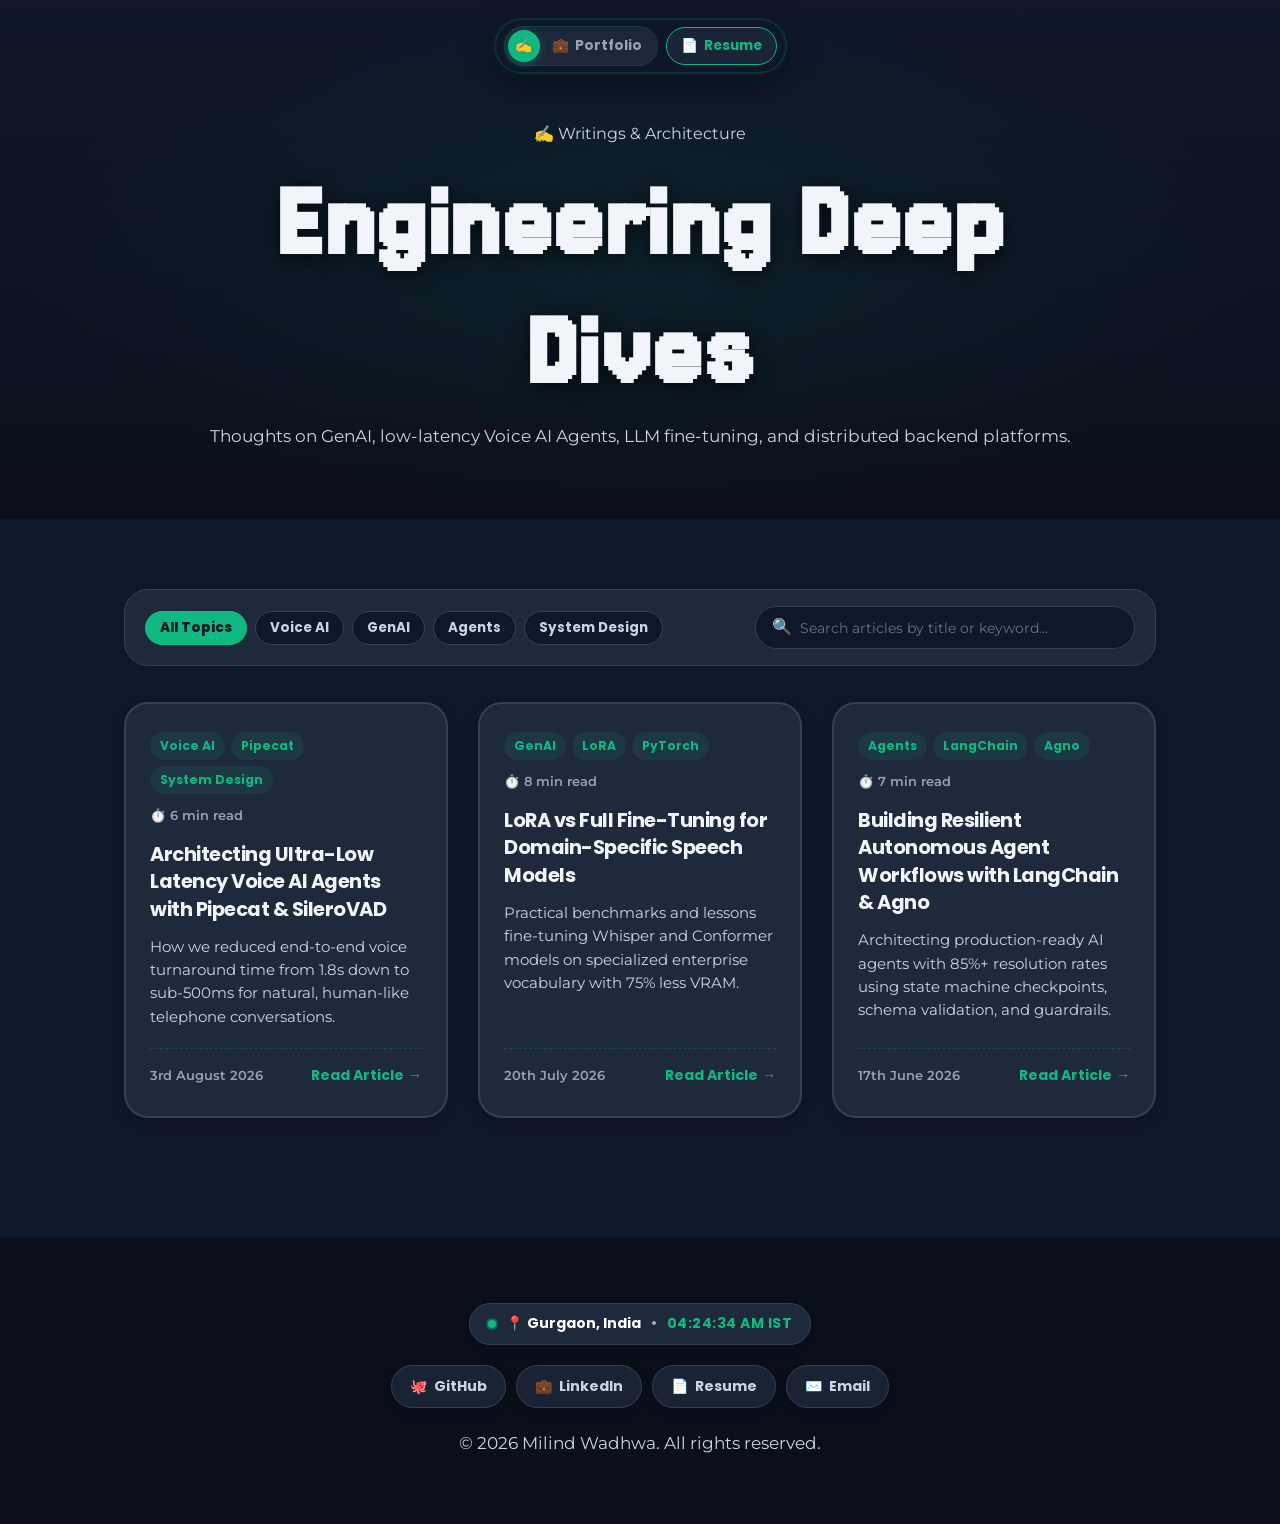
<file: blog/index.html>
<!DOCTYPE html>
<html lang="en">

<head>
  <meta charset="UTF-8">
  <meta name="viewport" content="width=device-width, initial-scale=1.0">
  <title>Technical Blog & Insights — Milind Wadhwa</title>
  <meta name="description"
    content="Articles and deep dives on GenAI, Voice AI agents, model fine-tuning, and scalable distributed systems by Milind Wadhwa.">
  <link rel="icon"
    href="data:image/svg+xml,<svg xmlns=%22http://www.w3.org/2000/svg%22 viewBox=%220 0 100 100%22><text y=%22.9em%22 font-size=%2290%22>✍️</text></svg>">
  <link rel="preconnect" href="https://fonts.googleapis.com">
  <link rel="preconnect" href="https://fonts.gstatic.com" crossorigin>
  <link href="https://fonts.googleapis.com/css2?family=Jersey+15&family=JetBrains+Mono:wght@400;500;700&family=Montserrat:ital,wght@0,300;0,400;0,500;0,600;0,700;1,400&family=Poppins:wght@300;400;500;600;700;800&display=swap" rel="stylesheet">
  <link rel="stylesheet" href="../style.css">
</head>

<body class="blog-archive-page">

  <!-- Floating Island Dock Navbar -->
  <header class="navbar-wrapper">
    <nav class="floating-dock blog-mode" id="floating-dock">
      <!-- Mode Switcher Segmented Control -->
      <div class="dock-mode-switcher" id="dock-mode-switcher">
        <span class="mode-glider" aria-hidden="true"></span>
        <a href="index.html" class="mode-pill active" id="mode-btn-blog" aria-label="Blog view">
          <span class="mode-icon">✍️</span>
          <span class="mode-text">Blog</span>
        </a>
        <a href="../index.html" class="mode-pill" id="mode-btn-portfolio" aria-label="Switch to Portfolio view">
          <span class="mode-icon">💼</span>
          <span class="mode-text">Portfolio</span>
        </a>
      </div>

      <div class="dock-actions">
        <a href="../resume.pdf" target="_blank" rel="noopener" class="dock-resume-btn" title="View Resume PDF">
          <span>📄</span>
          <span>Resume</span>
        </a>
        <a href="../index.html#contact" class="dock-cta-btn">
          <span>👋</span>
          <span>Say Hi</span>
        </a>
      </div>
    </nav>
  </header>

  <!-- Hero Header for Blog -->
  <header class="top-container blog-hero-header">
    <div class="hero-content">
      <span class="eyebrow-badge">
        <span class="emoji-bounce">✍️</span>
        <span>Writings & Architecture</span>
      </span>
      <h1 class="hero-title">Engineering Deep Dives</h1>
      <p class="hero-subtitle">
        Thoughts on GenAI, low-latency Voice AI Agents, LLM fine-tuning, and distributed backend platforms.
      </p>
    </div>
  </header>

  <!-- Main Blog Content Area -->
  <main class="middle-container" style="max-width: 1080px;">

    <!-- Filter & Search Controls -->
    <div class="blog-controls-container">
      <div class="blog-tag-filters" id="blog-tag-filters">
        <button class="tag-filter-btn active" data-tag="all">All Topics</button>
        <button class="tag-filter-btn" data-tag="Voice AI">Voice AI</button>
        <button class="tag-filter-btn" data-tag="GenAI">GenAI</button>
        <button class="tag-filter-btn" data-tag="Agents">Agents</button>
        <button class="tag-filter-btn" data-tag="System Design">System Design</button>
      </div>

      <div class="blog-search-box">
        <span class="search-icon">🔍</span>
        <input type="text" id="blog-search-input" placeholder="Search articles by title or keyword..."
          aria-label="Search blog posts">
      </div>
    </div>

    <!-- Blog Articles Grid -->
    <div class="blog-archive-grid" id="blog-articles-grid">

      <!-- Post 1 -->
      <article class="blog-card" data-tags="Voice AI,Pipecat,System Design"
        data-title="Architecting Ultra-Low Latency Voice AI Agents with Pipecat & SileroVAD">
        <div class="blog-card-header">
          <div class="blog-card-tags">
            <span class="blog-pill">Voice AI</span>
            <span class="blog-pill">Pipecat</span>
            <span class="blog-pill">System Design</span>
          </div>
          <span class="blog-read-badge">⏱️ 6 min read</span>
        </div>
        <h2 class="blog-card-title">
          <a href="voice-ai-latency-optimization.html">Architecting Ultra-Low Latency Voice AI Agents with Pipecat &
            SileroVAD</a>
        </h2>
        <p class="blog-card-excerpt">
          How we reduced end-to-end voice turnaround time from 1.8s down to sub-500ms for natural, human-like telephone
          conversations.
        </p>
        <div class="blog-card-footer">
          <span class="blog-date">3rd August 2026</span>
          <a href="voice-ai-latency-optimization.html" class="read-more-btn">Read Article <span>→</span></a>
        </div>
      </article>

      <!-- Post 2 -->
      <article class="blog-card" data-tags="GenAI,LoRA,PyTorch"
        data-title="LoRA vs Full Fine-Tuning for Domain-Specific Speech Models">
        <div class="blog-card-header">
          <div class="blog-card-tags">
            <span class="blog-pill">GenAI</span>
            <span class="blog-pill">LoRA</span>
            <span class="blog-pill">PyTorch</span>
          </div>
          <span class="blog-read-badge">⏱️ 8 min read</span>
        </div>
        <h2 class="blog-card-title">
          <a href="lora-speech-fine-tuning.html">LoRA vs Full Fine-Tuning for Domain-Specific Speech Models</a>
        </h2>
        <p class="blog-card-excerpt">
          Practical benchmarks and lessons fine-tuning Whisper and Conformer models on specialized enterprise vocabulary
          with 75% less VRAM.
        </p>
        <div class="blog-card-footer">
          <span class="blog-date">20th July 2026</span>
          <a href="lora-speech-fine-tuning.html" class="read-more-btn">Read Article <span>→</span></a>
        </div>
      </article>

      <!-- Post 3 -->
      <article class="blog-card" data-tags="Agents,LangChain,Agno"
        data-title="Building Resilient Autonomous Agent Workflows with LangChain & Agno">
        <div class="blog-card-header">
          <div class="blog-card-tags">
            <span class="blog-pill">Agents</span>
            <span class="blog-pill">LangChain</span>
            <span class="blog-pill">Agno</span>
          </div>
          <span class="blog-read-badge">⏱️ 7 min read</span>
        </div>
        <h2 class="blog-card-title">
          <a href="autonomous-agent-workflows.html">Building Resilient Autonomous Agent Workflows with LangChain &
            Agno</a>
        </h2>
        <p class="blog-card-excerpt">
          Architecting production-ready AI agents with 85%+ resolution rates using state machine checkpoints, schema
          validation, and guardrails.
        </p>
        <div class="blog-card-footer">
          <span class="blog-date">17th June 2026</span>
          <a href="autonomous-agent-workflows.html" class="read-more-btn">Read Article <span>→</span></a>
        </div>
      </article>

    </div>

    <div id="no-articles-found"
      style="display: none; text-align: center; padding: 40px 20px; color: var(--text-muted);">
      <p style="font-size: 1.2rem; font-weight: 700;">No articles match your search or filter.</p>
      <button class="btn btn-secondary" onclick="resetBlogFilters()" style="margin-top: 12px;">Reset Filters</button>
    </div>

  </main>

  <!-- WAVE HORIZON TRANSITION -->
  <div class="footer-wave-container" aria-hidden="true">
    <svg class="footer-wave" viewBox="0 0 1440 90" fill="none" xmlns="http://www.w3.org/2000/svg"
      preserveAspectRatio="none">
      <path d="M0,32 C360,75 480,10 720,45 C960,80 1080,15 1440,35 L1440,90 L0,90 Z" fill="#0A0F1A" />
    </svg>
  </div>

  <!-- BOTTOM CONTAINER (FOOTER) -->
  <footer class="bottom-container">
    <div class="footer-inner">
      <div class="footer-status-card">
        <span class="live-dot-pulse"></span>
        <span class="status-location">📍 Gurgaon, India</span>
        <span class="status-divider">•</span>
        <span class="status-time" id="live-local-time">08:50 PM IST</span>
      </div>

      <div class="footer-links-dock">
        <a class="footer-pill" href="https://github.com/milindw97" target="_blank" rel="noopener"><span
            class="pill-icon">🐙</span><span>GitHub</span></a>
        <a class="footer-pill" href="https://linkedin.com/in/milind-97-wadhwa" target="_blank" rel="noopener"><span
            class="pill-icon">💼</span><span>LinkedIn</span></a>
        <a class="footer-pill" href="../resume.pdf" target="_blank" rel="noopener"><span
            class="pill-icon">📄</span><span>Resume</span></a>
        <a class="footer-pill" href="mailto:milindw.97@gmail.com"><span
            class="pill-icon">✉️</span><span>Email</span></a>
      </div>

      <p class="copyright-text">© 2026 Milind Wadhwa. All rights reserved.</p>
    </div>
  </footer>

  <script src="../app.js"></script>
</body>

</html>
</file>
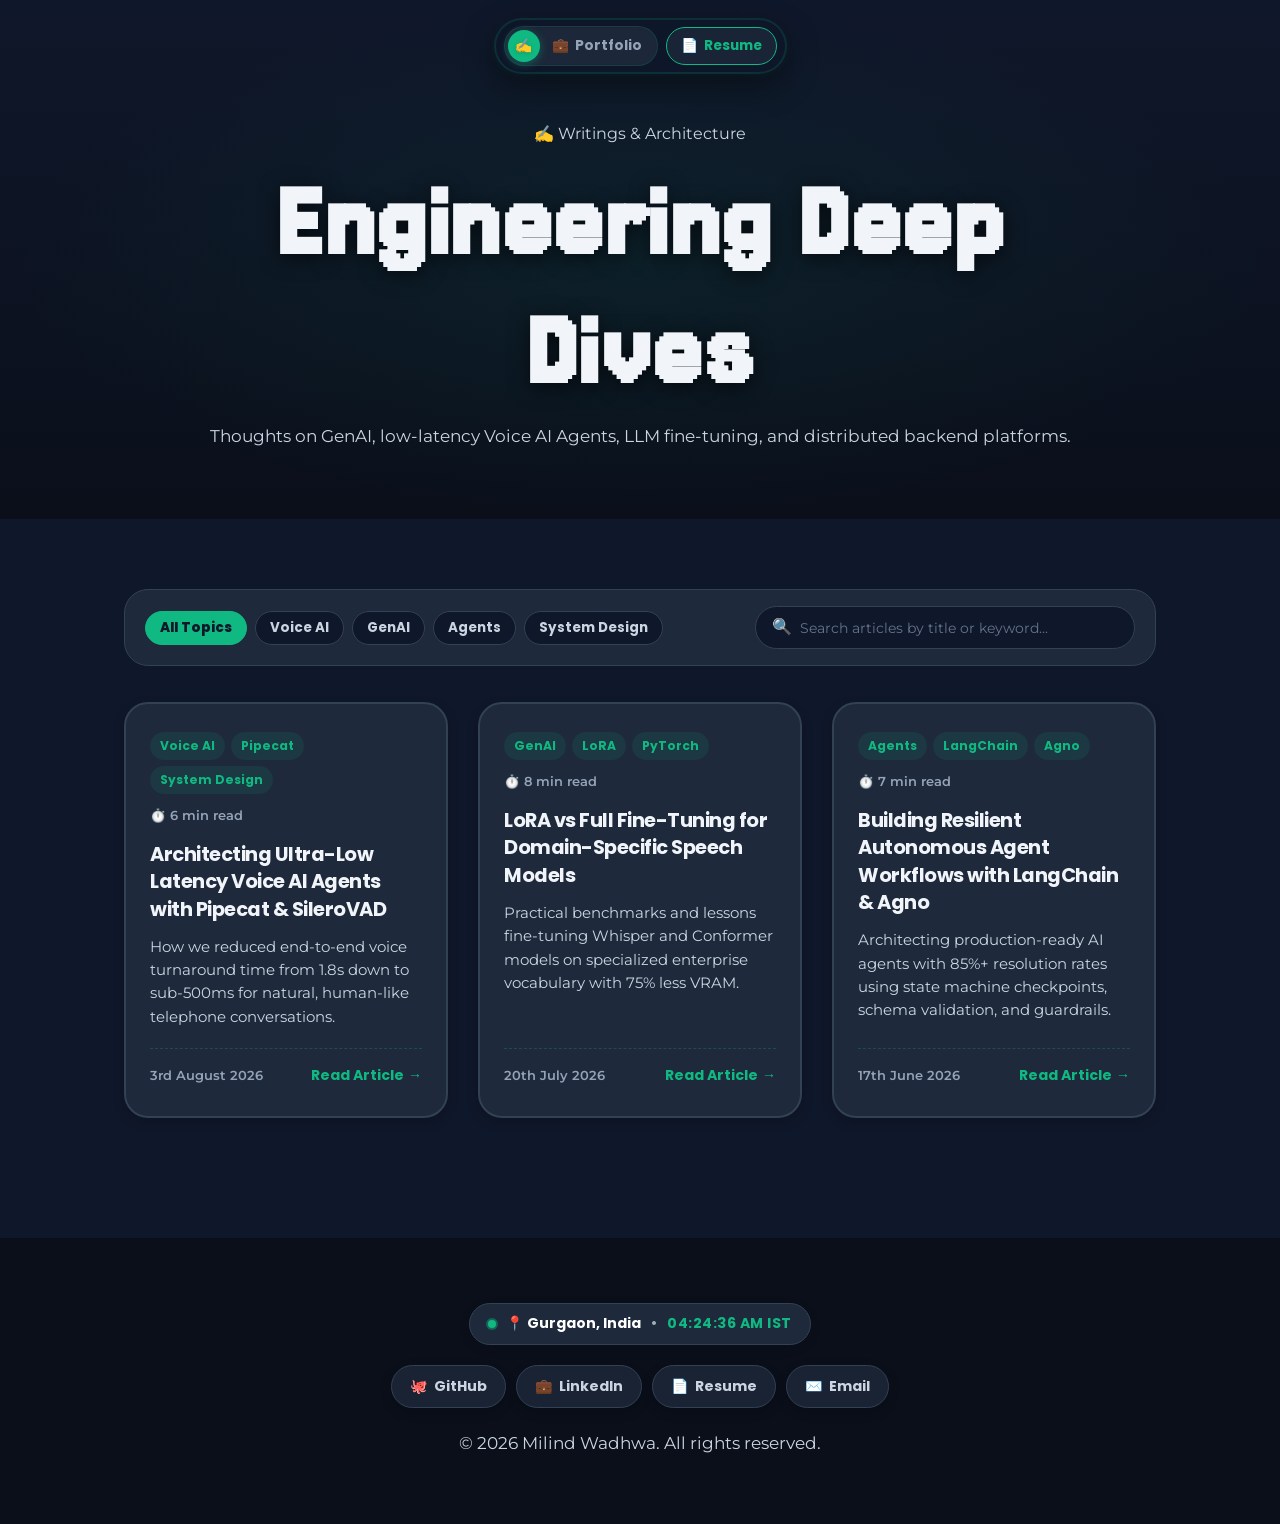
<file: blog.html>
<!DOCTYPE html>
<html lang="en">

<head>
  <meta charset="UTF-8">
  <meta name="viewport" content="width=device-width, initial-scale=1.0">
  <title>Technical Blog & Insights — Milind Wadhwa</title>
  <meta name="description"
    content="Articles and deep dives on GenAI, Voice AI agents, model fine-tuning, and scalable distributed systems by Milind Wadhwa.">
  <link rel="icon"
    href="data:image/svg+xml,<svg xmlns=%22http://www.w3.org/2000/svg%22 viewBox=%220 0 100 100%22><text y=%22.9em%22 font-size=%2290%22>✍️</text></svg>">
  <link rel="preconnect" href="https://fonts.googleapis.com">
  <link rel="preconnect" href="https://fonts.gstatic.com" crossorigin>
  <link href="https://fonts.googleapis.com/css2?family=Jersey+15&family=JetBrains+Mono:wght@400;500;700&family=Montserrat:ital,wght@0,300;0,400;0,500;0,600;0,700;1,400&family=Poppins:wght@300;400;500;600;700;800&display=swap" rel="stylesheet">
  <link rel="stylesheet" href="style.css">
</head>

<body class="blog-archive-page">

  <!-- Floating Island Dock Navbar -->
  <header class="navbar-wrapper">
    <nav class="floating-dock blog-mode" id="floating-dock">
      <!-- Mode Switcher Segmented Control -->
      <div class="dock-mode-switcher" id="dock-mode-switcher">
        <span class="mode-glider" aria-hidden="true"></span>
        <a href="blog.html" class="mode-pill active" id="mode-btn-blog" aria-label="Blog view">
          <span class="mode-icon">✍️</span>
          <span class="mode-text">Blog</span>
        </a>
        <a href="index.html" class="mode-pill" id="mode-btn-portfolio" aria-label="Switch to Portfolio view">
          <span class="mode-icon">💼</span>
          <span class="mode-text">Portfolio</span>
        </a>
      </div>

      <div class="dock-actions">
        <a href="resume.pdf" target="_blank" rel="noopener" class="dock-resume-btn" title="View Resume PDF">
          <span>📄</span>
          <span>Resume</span>
        </a>
        <a href="index.html#contact" class="dock-cta-btn">
          <span>👋</span>
          <span>Say Hi</span>
        </a>
      </div>
    </nav>
  </header>

  <!-- Hero Header for Blog -->
  <header class="top-container blog-hero-header">
    <div class="hero-content">
      <span class="eyebrow-badge">
        <span class="emoji-bounce">✍️</span>
        <span>Writings & Architecture</span>
      </span>
      <h1 class="hero-title">Engineering Deep Dives</h1>
      <p class="hero-subtitle">
        Thoughts on GenAI, low-latency Voice AI Agents, LLM fine-tuning, and distributed backend platforms.
      </p>
    </div>
  </header>

  <!-- Main Blog Content Area -->
  <main class="middle-container" style="max-width: 1080px;">

    <!-- Filter & Search Controls -->
    <div class="blog-controls-container">
      <div class="blog-tag-filters" id="blog-tag-filters">
        <button class="tag-filter-btn active" data-tag="all">All Topics</button>
        <button class="tag-filter-btn" data-tag="Voice AI">Voice AI</button>
        <button class="tag-filter-btn" data-tag="GenAI">GenAI</button>
        <button class="tag-filter-btn" data-tag="Agents">Agents</button>
        <button class="tag-filter-btn" data-tag="System Design">System Design</button>
      </div>

      <div class="blog-search-box">
        <span class="search-icon">🔍</span>
        <input type="text" id="blog-search-input" placeholder="Search articles by title or keyword..."
          aria-label="Search blog posts">
      </div>
    </div>

    <!-- Blog Articles Grid -->
    <div class="blog-archive-grid" id="blog-articles-grid">

      <!-- Post 1 -->
      <article class="blog-card" data-tags="Voice AI,Pipecat,System Design"
        data-title="Architecting Ultra-Low Latency Voice AI Agents with Pipecat & SileroVAD">
        <div class="blog-card-header">
          <div class="blog-card-tags">
            <span class="blog-pill">Voice AI</span>
            <span class="blog-pill">Pipecat</span>
            <span class="blog-pill">System Design</span>
          </div>
          <span class="blog-read-badge">⏱️ 6 min read</span>
        </div>
        <h2 class="blog-card-title">
          <a href="blog/voice-ai-latency-optimization.html">Architecting Ultra-Low Latency Voice AI Agents with Pipecat
            & SileroVAD</a>
        </h2>
        <p class="blog-card-excerpt">
          How we reduced end-to-end voice turnaround time from 1.8s down to sub-500ms for natural, human-like telephone
          conversations.
        </p>
        <div class="blog-card-footer">
          <span class="blog-date">3rd August 2026</span>
          <a href="blog/voice-ai-latency-optimization.html" class="read-more-btn">Read Article <span>→</span></a>
        </div>
      </article>

      <!-- Post 2 -->
      <article class="blog-card" data-tags="GenAI,LoRA,PyTorch"
        data-title="LoRA vs Full Fine-Tuning for Domain-Specific Speech Models">
        <div class="blog-card-header">
          <div class="blog-card-tags">
            <span class="blog-pill">GenAI</span>
            <span class="blog-pill">LoRA</span>
            <span class="blog-pill">PyTorch</span>
          </div>
          <span class="blog-read-badge">⏱️ 8 min read</span>
        </div>
        <h2 class="blog-card-title">
          <a href="blog/lora-speech-fine-tuning.html">LoRA vs Full Fine-Tuning for Domain-Specific Speech Models</a>
        </h2>
        <p class="blog-card-excerpt">
          Practical benchmarks and lessons fine-tuning Whisper and Conformer models on specialized enterprise vocabulary
          with 75% less VRAM.
        </p>
        <div class="blog-card-footer">
          <span class="blog-date">20th July 2026</span>
          <a href="blog/lora-speech-fine-tuning.html" class="read-more-btn">Read Article <span>→</span></a>
        </div>
      </article>

      <!-- Post 3 -->
      <article class="blog-card" data-tags="Agents,LangChain,Agno"
        data-title="Building Resilient Autonomous Agent Workflows with LangChain & Agno">
        <div class="blog-card-header">
          <div class="blog-card-tags">
            <span class="blog-pill">Agents</span>
            <span class="blog-pill">LangChain</span>
            <span class="blog-pill">Agno</span>
          </div>
          <span class="blog-read-badge">⏱️ 7 min read</span>
        </div>
        <h2 class="blog-card-title">
          <a href="blog/autonomous-agent-workflows.html">Building Resilient Autonomous Agent Workflows with LangChain &
            Agno</a>
        </h2>
        <p class="blog-card-excerpt">
          Architecting production-ready AI agents with 85%+ resolution rates using state machine checkpoints, schema
          validation, and guardrails.
        </p>
        <div class="blog-card-footer">
          <span class="blog-date">17th June 2026</span>
          <a href="blog/autonomous-agent-workflows.html" class="read-more-btn">Read Article <span>→</span></a>
        </div>
      </article>

    </div>

    <div id="no-articles-found"
      style="display: none; text-align: center; padding: 40px 20px; color: var(--text-muted);">
      <p style="font-size: 1.2rem; font-weight: 700;">No articles match your search or filter.</p>
      <button class="btn btn-secondary" onclick="resetBlogFilters()" style="margin-top: 12px;">Reset Filters</button>
    </div>

  </main>

  <!-- WAVE HORIZON TRANSITION -->
  <div class="footer-wave-container" aria-hidden="true">
    <svg class="footer-wave" viewBox="0 0 1440 90" fill="none" xmlns="http://www.w3.org/2000/svg"
      preserveAspectRatio="none">
      <path d="M0,32 C360,75 480,10 720,45 C960,80 1080,15 1440,35 L1440,90 L0,90 Z" fill="#0A0F1A" />
    </svg>
  </div>

  <!-- BOTTOM CONTAINER (FOOTER) -->
  <footer class="bottom-container">
    <div class="footer-inner">
      <div class="footer-status-card">
        <span class="live-dot-pulse"></span>
        <span class="status-location">📍 Gurgaon, India</span>
        <span class="status-divider">•</span>
        <span class="status-time" id="live-local-time">08:50 PM IST</span>
      </div>

      <div class="footer-links-dock">
        <a class="footer-pill" href="https://github.com/milindw97" target="_blank" rel="noopener"><span
            class="pill-icon">🐙</span><span>GitHub</span></a>
        <a class="footer-pill" href="https://linkedin.com/in/milind-97-wadhwa" target="_blank" rel="noopener"><span
            class="pill-icon">💼</span><span>LinkedIn</span></a>
        <a class="footer-pill" href="resume.pdf" target="_blank" rel="noopener"><span
            class="pill-icon">📄</span><span>Resume</span></a>
        <a class="footer-pill" href="mailto:milindw.97@gmail.com"><span
            class="pill-icon">✉️</span><span>Email</span></a>
      </div>

      <p class="copyright-text">© 2026 Milind Wadhwa. All rights reserved.</p>
    </div>
  </footer>

  <script src="app.js"></script>
</body>

</html>
</file>
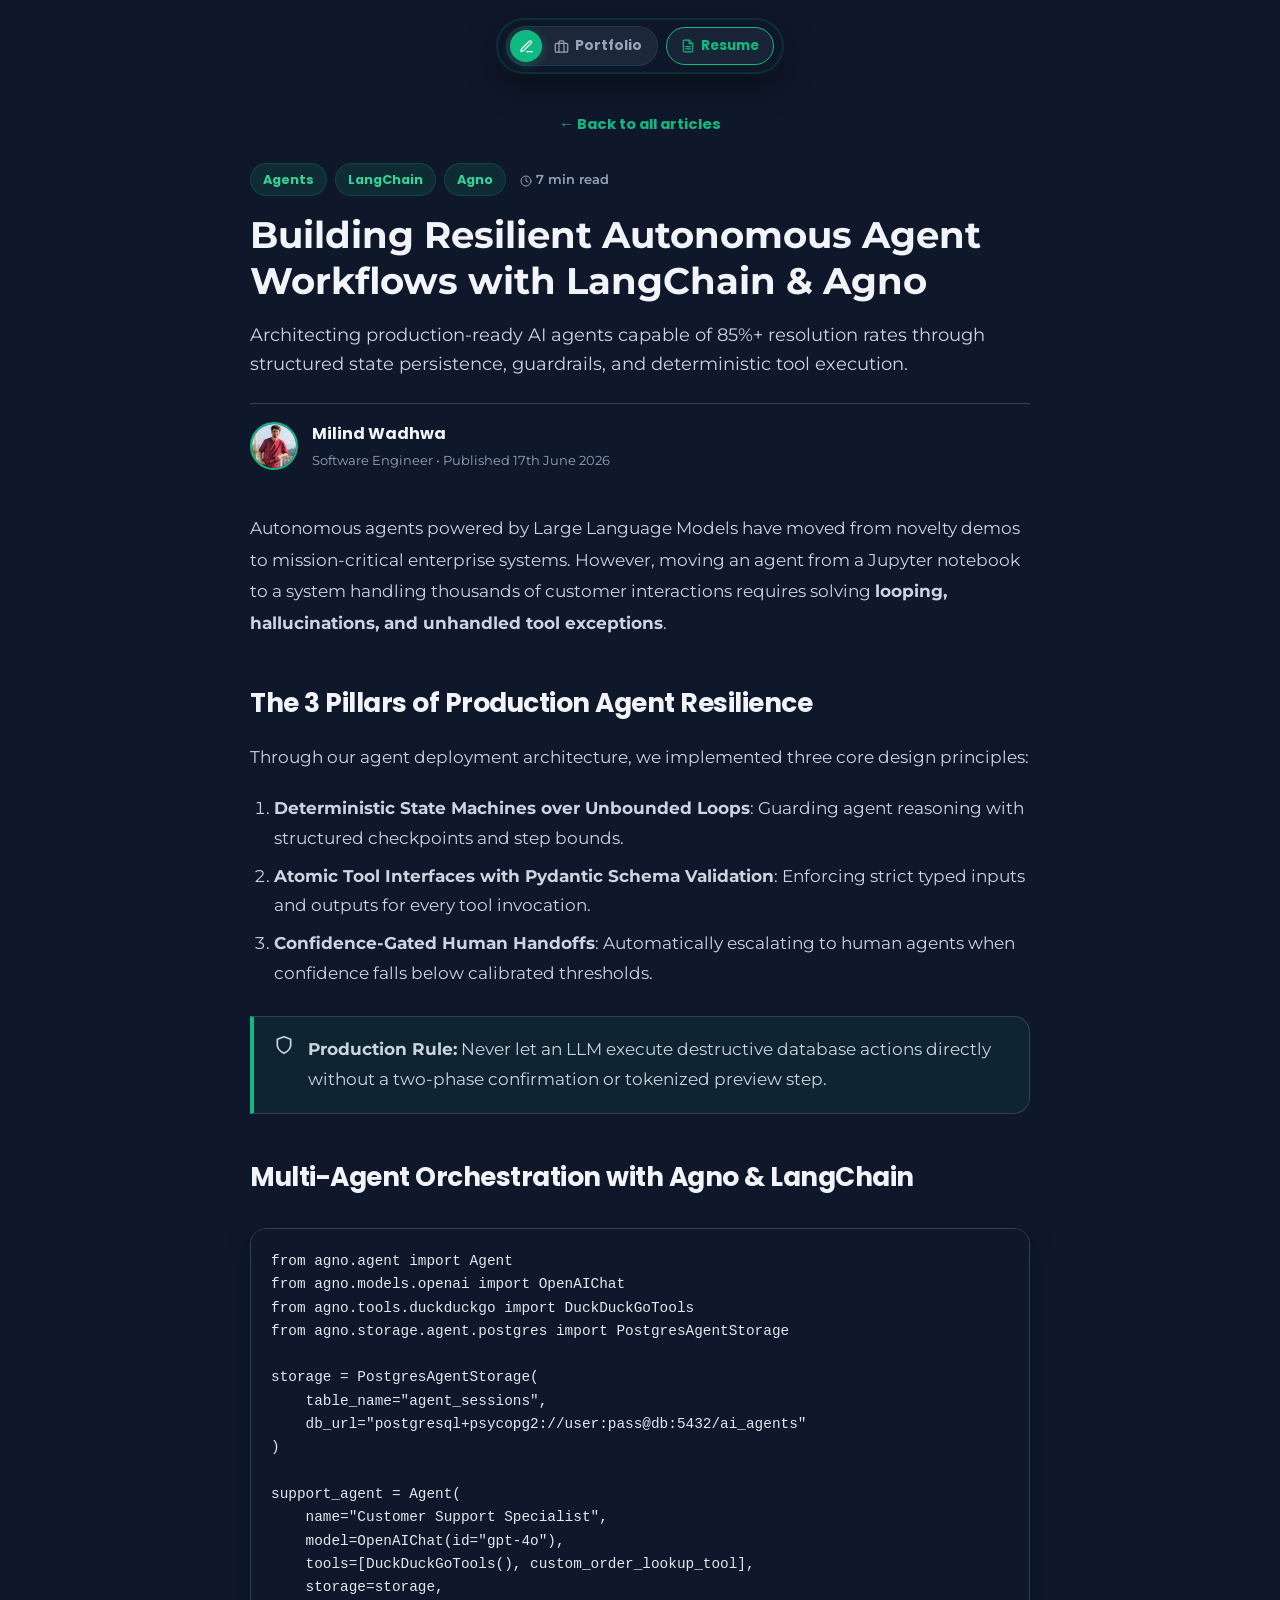
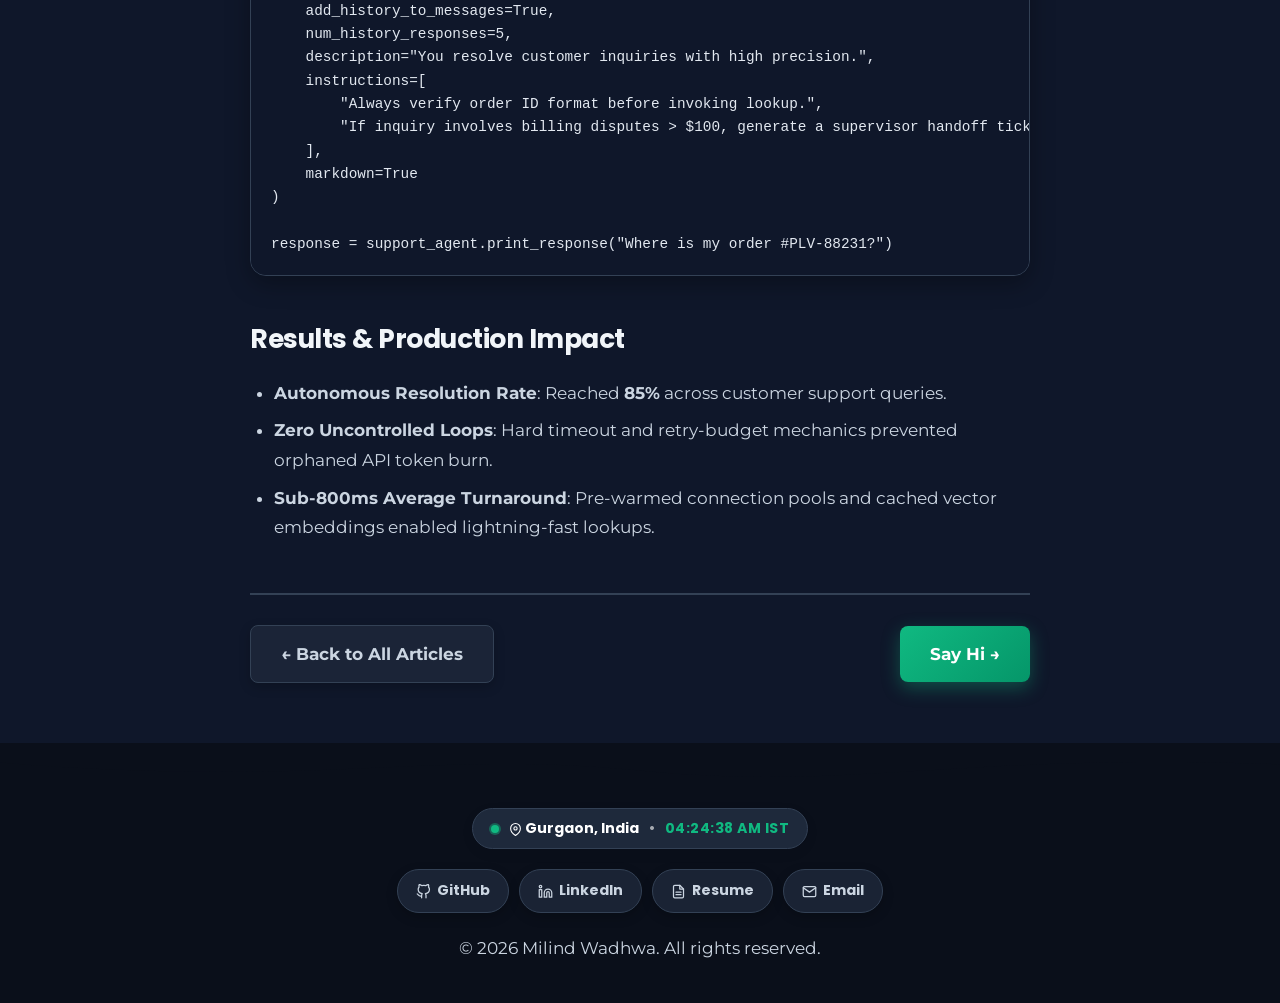
<file: blog/autonomous-agent-workflows.html>
<!DOCTYPE html>
<html lang="en">

<head>
  <meta charset="UTF-8">
  <meta name="viewport" content="width=device-width, initial-scale=1.0">
  <title>Building Resilient Autonomous Agent Workflows — Milind Wadhwa</title>
  <meta name="description"
    content="Designing multi-agent workflows with deterministic tool fallbacks, state machine checkpoints, and LangChain & Agno.">
  <link rel="icon"
    href="data:image/svg+xml,<svg xmlns=%22http://www.w3.org/2000/svg%22 viewBox=%220 0 32 32%22><rect width=%2232%22 height=%2232%22 rx=%226%22 fill=%22%230F172A%22/><text x=%2250%%22 y=%2254%%22 dominant-baseline=%22middle%22 text-anchor=%22middle%22 font-family=%22monospace%22 font-size=%2216%22 font-weight=%22bold%22 fill=%22%2310B981%22>&gt;_</text></svg>">
  <link rel="preconnect" href="https://fonts.googleapis.com">
  <link rel="preconnect" href="https://fonts.gstatic.com" crossorigin>
  <link href="https://fonts.googleapis.com/css2?family=Jersey+15&family=JetBrains+Mono:wght@400;500;700&family=Montserrat:ital,wght@0,300;0,400;0,500;0,600;0,700;1,400&family=Poppins:wght@300;400;500;600;700;800&display=swap" rel="stylesheet">
  <link rel="stylesheet" href="../style.css">
</head>

<body class="blog-article-page">

  <!-- Floating Island Dock Header -->
  <header class="navbar-wrapper">
    <nav class="floating-dock blog-mode" id="floating-dock">
      <!-- Mode Switcher Segmented Control -->
      <div class="dock-mode-switcher" id="dock-mode-switcher">
        <span class="mode-glider" aria-hidden="true"></span>
        <a href="../index.html#blog" class="mode-pill active" id="mode-btn-blog" aria-label="Blog view">
          <svg width="15" height="15" viewBox="0 0 24 24" fill="none" stroke="currentColor" stroke-width="2" stroke-linecap="round" stroke-linejoin="round"><path d="M12 20h9"></path><path d="M16.5 3.5a2.121 2.121 0 0 1 3 3L7 19l-4 1 1-4L16.5 3.5z"></path></svg>
          <span class="mode-text">Blog</span>
        </a>
        <a href="../index.html" class="mode-pill" id="mode-btn-portfolio" aria-label="Switch to Portfolio view">
          <svg width="15" height="15" viewBox="0 0 24 24" fill="none" stroke="currentColor" stroke-width="2" stroke-linecap="round" stroke-linejoin="round"><rect x="2" y="7" width="20" height="14" rx="2" ry="2"></rect><path d="M16 21V5a2 2 0 0 0-2-2h-4a2 2 0 0 0-2 2v16"></path></svg>
          <span class="mode-text">Portfolio</span>
        </a>
      </div>

      <div class="dock-actions">
        <a href="../resume.pdf" target="_blank" rel="noopener" class="dock-resume-btn" title="View Resume PDF">
          <svg width="14" height="14" viewBox="0 0 24 24" fill="none" stroke="currentColor" stroke-width="2" stroke-linecap="round" stroke-linejoin="round"><path d="M14 2H6a2 2 0 0 0-2 2v16a2 2 0 0 0 2 2h12a2 2 0 0 0 2-2V8z"></path><polyline points="14 2 14 8 20 8"></polyline><line x1="16" y1="13" x2="8" y2="13"></line><line x1="16" y1="17" x2="8" y2="17"></line></svg>
          <span>Resume</span>
        </a>
        <a href="../index.html#contact" class="dock-cta-btn">
          <svg width="14" height="14" viewBox="0 0 24 24" fill="none" stroke="currentColor" stroke-width="2" stroke-linecap="round" stroke-linejoin="round"><path d="M21 15a2 2 0 0 1-2 2H7l-4 4V5a2 2 0 0 1 2-2h14a2 2 0 0 1 2 2z"></path></svg>
          <span>Say Hi</span>
        </a>
      </div>
    </nav>
  </header>

  <main class="article-container">
    <div class="article-breadcrumb">
      <a href="../index.html#blog" class="back-link">← Back to all articles</a>
    </div>

    <header class="article-header">
      <div class="article-meta-top">
        <span class="article-tag">Agents</span>
        <span class="article-tag">LangChain</span>
        <span class="article-tag">Agno</span>
        <span class="article-read-time">
          <svg width="12" height="12" viewBox="0 0 24 24" fill="none" stroke="currentColor" stroke-width="2" stroke-linecap="round" stroke-linejoin="round" style="display:inline-block; vertical-align:middle;"><circle cx="12" cy="12" r="10"></circle><polyline points="12 6 12 12 16 14"></polyline></svg>
          <span>7 min read</span>
        </span>
      </div>
      <h1 class="article-title">Building Resilient Autonomous Agent Workflows with LangChain & Agno</h1>
      <p class="article-subtitle">
        Architecting production-ready AI agents capable of 85%+ resolution rates through structured state persistence,
        guardrails, and deterministic tool execution.
      </p>
      <div class="article-author-card">
        <img src="../images/milind.jpg" alt="Milind Wadhwa" class="author-avatar">
        <div>
          <div class="author-name">Milind Wadhwa</div>
          <div class="author-role">Software Engineer • Published 17th June 2026</div>
        </div>
      </div>
    </header>

    <article class="article-body">
      <p>
        Autonomous agents powered by Large Language Models have moved from novelty demos to mission-critical enterprise
        systems. However, moving an agent from a Jupyter notebook to a system handling thousands of customer
        interactions requires solving <strong>looping, hallucinations, and unhandled tool exceptions</strong>.
      </p>

      <h2>The 3 Pillars of Production Agent Resilience</h2>
      <p>
        Through our agent deployment architecture, we implemented three core design principles:
      </p>
      <ol>
        <li><strong>Deterministic State Machines over Unbounded Loops</strong>: Guarding agent reasoning with structured
          checkpoints and step bounds.</li>
        <li><strong>Atomic Tool Interfaces with Pydantic Schema Validation</strong>: Enforcing strict typed inputs and
          outputs for every tool invocation.</li>
        <li><strong>Confidence-Gated Human Handoffs</strong>: Automatically escalating to human agents when confidence
          falls below calibrated thresholds.</li>
      </ol>

      <div class="callout-card">
        <span class="callout-icon">
          <svg width="20" height="20" viewBox="0 0 24 24" fill="none" stroke="currentColor" stroke-width="2" stroke-linecap="round" stroke-linejoin="round"><path d="M12 22s8-4 8-10V5l-8-3-8 3v7c0 6 8 10 8 10z"></path></svg>
        </span>
        <div>
          <strong>Production Rule:</strong> Never let an LLM execute destructive database actions directly without a
          two-phase confirmation or tokenized preview step.
        </div>
      </div>

      <h2>Multi-Agent Orchestration with Agno & LangChain</h2>
      <pre class="code-block"><code>from agno.agent import Agent
from agno.models.openai import OpenAIChat
from agno.tools.duckduckgo import DuckDuckGoTools
from agno.storage.agent.postgres import PostgresAgentStorage

storage = PostgresAgentStorage(
    table_name="agent_sessions",
    db_url="postgresql+psycopg2://user:pass@db:5432/ai_agents"
)

support_agent = Agent(
    name="Customer Support Specialist",
    model=OpenAIChat(id="gpt-4o"),
    tools=[DuckDuckGoTools(), custom_order_lookup_tool],
    storage=storage,
    add_history_to_messages=True,
    num_history_responses=5,
    description="You resolve customer inquiries with high precision.",
    instructions=[
        "Always verify order ID format before invoking lookup.",
        "If inquiry involves billing disputes > $100, generate a supervisor handoff ticket."
    ],
    markdown=True
)

response = support_agent.print_response("Where is my order #PLV-88231?")</code></pre>

      <h2>Results & Production Impact</h2>
      <ul>
        <li><strong>Autonomous Resolution Rate</strong>: Reached <strong>85%</strong> across customer support queries.
        </li>
        <li><strong>Zero Uncontrolled Loops</strong>: Hard timeout and retry-budget mechanics prevented orphaned API
          token burn.</li>
        <li><strong>Sub-800ms Average Turnaround</strong>: Pre-warmed connection pools and cached vector embeddings
          enabled lightning-fast lookups.</li>
      </ul>
    </article>

    <div class="article-footer-nav">
      <a href="../index.html#blog" class="btn btn-secondary">← Back to All Articles</a>
      <a href="../index.html#contact" class="btn">Say Hi →</a>
    </div>
  </main>

  <div class="footer-wave-container" aria-hidden="true">
    <svg class="footer-wave" viewBox="0 0 1440 90" fill="none" xmlns="http://www.w3.org/2000/svg"
      preserveAspectRatio="none">
      <path d="M0,32 C360,75 480,10 720,45 C960,80 1080,15 1440,35 L1440,90 L0,90 Z" fill="#0A0F1A" />
    </svg>
  </div>

  <footer class="bottom-container">
    <div class="footer-inner">
      <div class="footer-status-card">
        <span class="live-dot-pulse"></span>
        <span class="status-location"><svg width="13" height="13" viewBox="0 0 24 24" fill="none" stroke="currentColor" stroke-width="2" stroke-linecap="round" stroke-linejoin="round" style="display:inline-block; vertical-align:middle; margin-right:3px;"><path d="M21 10c0 7-9 13-9 13s-9-6-9-13a9 9 0 0 1 18 0z"></path><circle cx="12" cy="10" r="3"></circle></svg>Gurgaon, India</span>
        <span class="status-divider">•</span>
        <span class="status-time" id="live-local-time">08:50 PM IST</span>
      </div>

      <div class="footer-links-dock">
        <a class="footer-pill" href="https://github.com/milindw97" target="_blank" rel="noopener">
          <svg width="15" height="15" viewBox="0 0 24 24" fill="none" stroke="currentColor" stroke-width="2" stroke-linecap="round" stroke-linejoin="round"><path d="M9 19c-5 1.5-5-2.5-7-3m14 6v-3.87a3.37 3.37 0 0 0-.94-2.61c3.14-.35 6.44-1.54 6.44-7A5.44 5.44 0 0 0 20 4.77 5.07 5.07 0 0 0 19.91 1S18.73.65 16 2.48a13.38 13.38 0 0 0-7 0C6.27.65 5.09 1 5.09 1A5.07 5.07 0 0 0 5 4.77a5.44 5.44 0 0 0-1.5 3.78c0 5.42 3.3 6.61 6.44 7A3.37 3.37 0 0 0 9 18.13V22"></path></svg>
          <span>GitHub</span>
        </a>
        <a class="footer-pill" href="https://linkedin.com/in/milind-97-wadhwa" target="_blank" rel="noopener">
          <svg width="15" height="15" viewBox="0 0 24 24" fill="none" stroke="currentColor" stroke-width="2" stroke-linecap="round" stroke-linejoin="round"><path d="M16 8a6 6 0 0 1 6 6v7h-4v-7a2 2 0 0 0-2-2 2 2 0 0 0-2 2v7h-4v-7a6 6 0 0 1 6-6z"></path><rect x="2" y="9" width="4" height="12"></rect><circle cx="4" cy="4" r="2"></circle></svg>
          <span>LinkedIn</span>
        </a>
        <a class="footer-pill" href="../resume.pdf" target="_blank" rel="noopener">
          <svg width="15" height="15" viewBox="0 0 24 24" fill="none" stroke="currentColor" stroke-width="2" stroke-linecap="round" stroke-linejoin="round"><path d="M14 2H6a2 2 0 0 0-2 2v16a2 2 0 0 0 2 2h12a2 2 0 0 0 2-2V8z"></path><polyline points="14 2 14 8 20 8"></polyline><line x1="16" y1="13" x2="8" y2="13"></line><line x1="16" y1="17" x2="8" y2="17"></line></svg>
          <span>Resume</span>
        </a>
        <a class="footer-pill" href="mailto:milindw.97@gmail.com">
          <svg width="15" height="15" viewBox="0 0 24 24" fill="none" stroke="currentColor" stroke-width="2" stroke-linecap="round" stroke-linejoin="round"><path d="M4 4h16c1.1 0 2 .9 2 2v12c0 1.1-.9 2-2 2H4c-1.1 0-2-.9-2-2V6c0-1.1.9-2 2-2z"></path><polyline points="22,6 12,13 2,6"></polyline></svg>
          <span>Email</span>
        </a>
      </div>

      <p class="copyright-text">© 2026 Milind Wadhwa. All rights reserved.</p>
    </div>
  </footer>

  <script src="../app.js"></script>
</body>

</html>
</file>
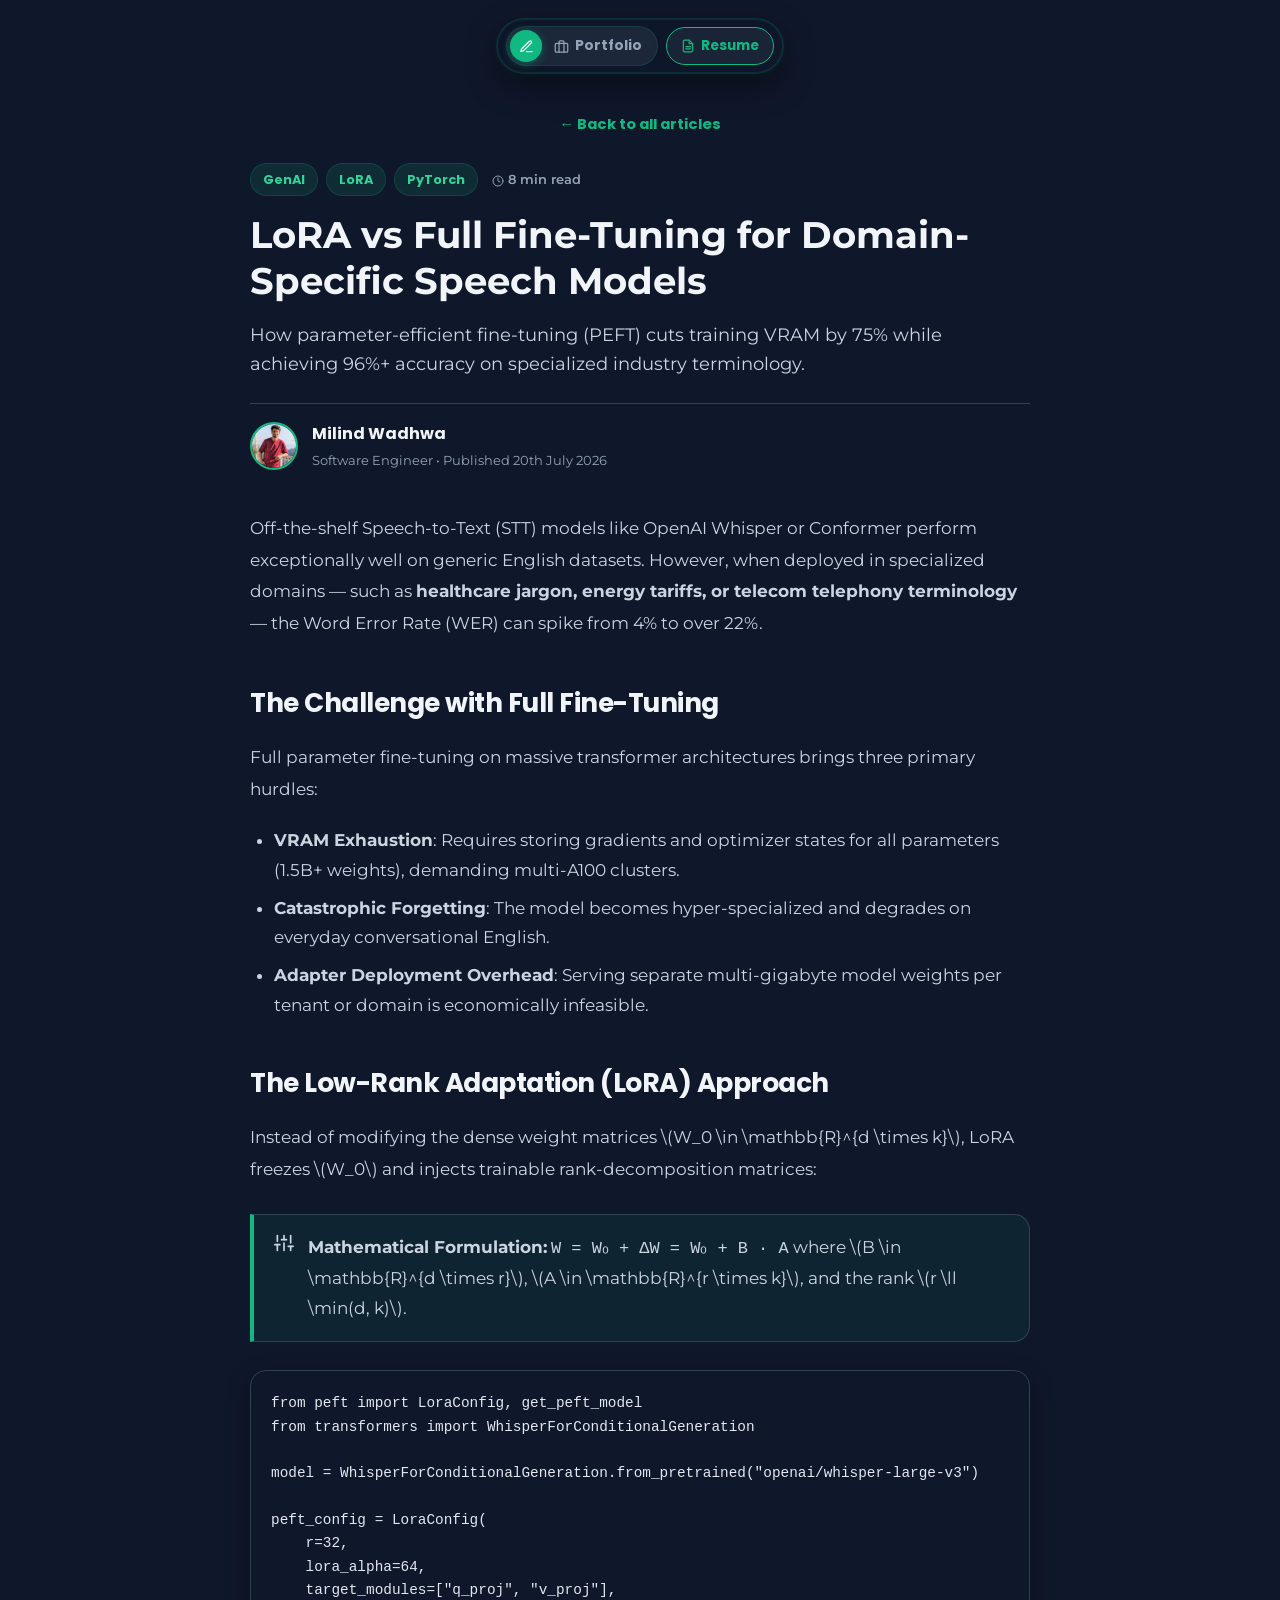
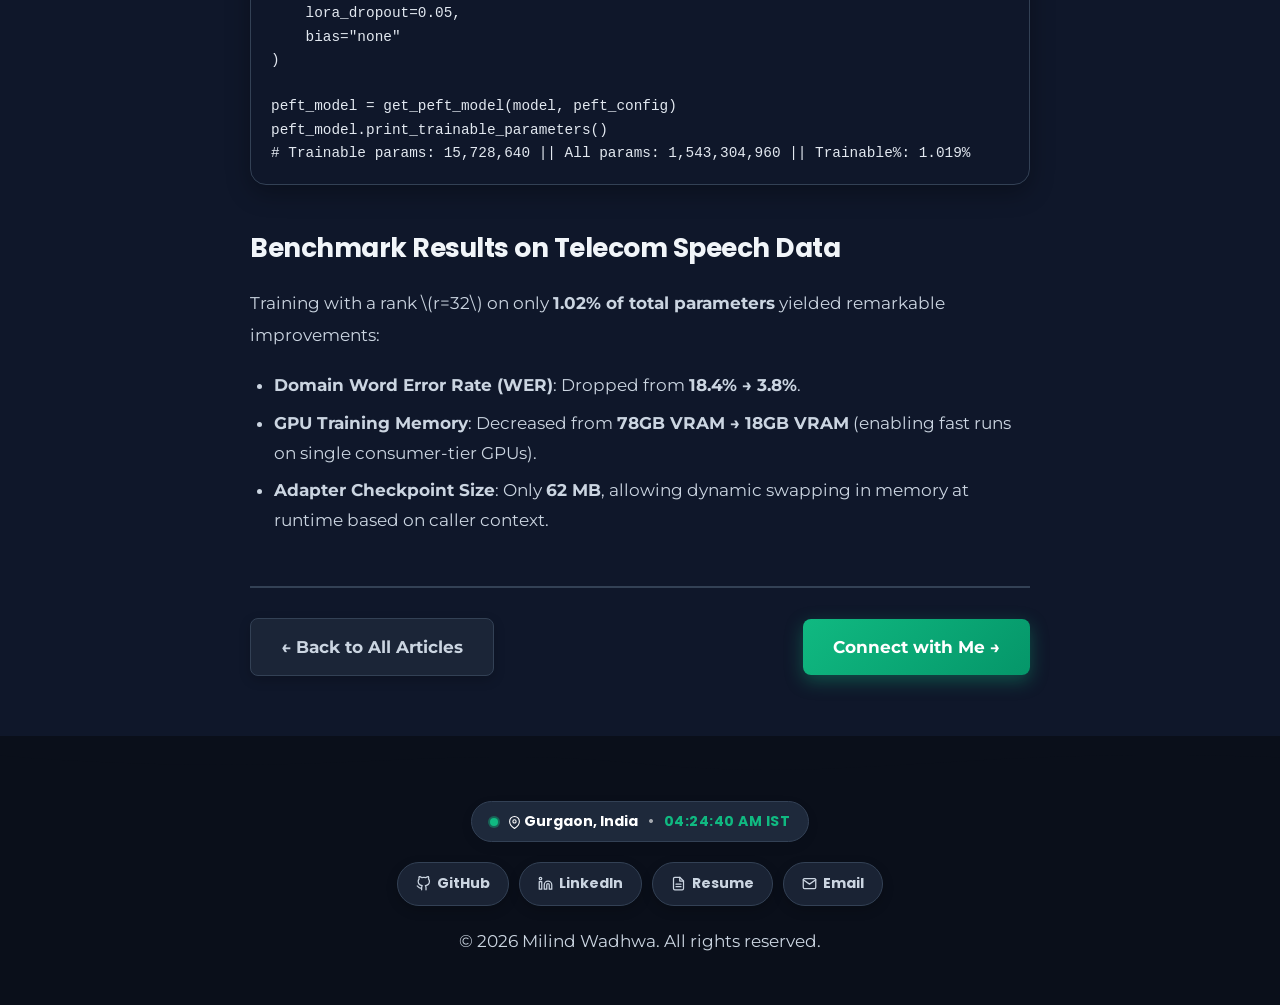
<file: blog/lora-speech-fine-tuning.html>
<!DOCTYPE html>
<html lang="en">

<head>
  <meta charset="UTF-8">
  <meta name="viewport" content="width=device-width, initial-scale=1.0">
  <title>LoRA vs Full Fine-Tuning for Domain Speech Models — Milind Wadhwa</title>
  <meta name="description"
    content="Practical lessons, loss curves, and benchmarks fine-tuning Whisper and Conformer STT models on enterprise speech.">
  <link rel="icon"
    href="data:image/svg+xml,<svg xmlns=%22http://www.w3.org/2000/svg%22 viewBox=%220 0 32 32%22><rect width=%2232%22 height=%2232%22 rx=%226%22 fill=%22%230F172A%22/><text x=%2250%%22 y=%2254%%22 dominant-baseline=%22middle%22 text-anchor=%22middle%22 font-family=%22monospace%22 font-size=%2216%22 font-weight=%22bold%22 fill=%22%2310B981%22>&gt;_</text></svg>">
  <link rel="preconnect" href="https://fonts.googleapis.com">
  <link rel="preconnect" href="https://fonts.gstatic.com" crossorigin>
  <link href="https://fonts.googleapis.com/css2?family=Jersey+15&family=JetBrains+Mono:wght@400;500;700&family=Montserrat:ital,wght@0,300;0,400;0,500;0,600;0,700;1,400&family=Poppins:wght@300;400;500;600;700;800&display=swap" rel="stylesheet">
  <link rel="stylesheet" href="../style.css">
</head>

<body class="blog-article-page">

  <!-- Floating Island Dock Header -->
  <header class="navbar-wrapper">
    <nav class="floating-dock blog-mode" id="floating-dock">
      <!-- Mode Switcher Segmented Control -->
      <div class="dock-mode-switcher" id="dock-mode-switcher">
        <span class="mode-glider" aria-hidden="true"></span>
        <a href="../index.html#blog" class="mode-pill active" id="mode-btn-blog" aria-label="Blog view">
          <svg width="15" height="15" viewBox="0 0 24 24" fill="none" stroke="currentColor" stroke-width="2" stroke-linecap="round" stroke-linejoin="round"><path d="M12 20h9"></path><path d="M16.5 3.5a2.121 2.121 0 0 1 3 3L7 19l-4 1 1-4L16.5 3.5z"></path></svg>
          <span class="mode-text">Blog</span>
        </a>
        <a href="../index.html" class="mode-pill" id="mode-btn-portfolio" aria-label="Switch to Portfolio view">
          <svg width="15" height="15" viewBox="0 0 24 24" fill="none" stroke="currentColor" stroke-width="2" stroke-linecap="round" stroke-linejoin="round"><rect x="2" y="7" width="20" height="14" rx="2" ry="2"></rect><path d="M16 21V5a2 2 0 0 0-2-2h-4a2 2 0 0 0-2 2v16"></path></svg>
          <span class="mode-text">Portfolio</span>
        </a>
      </div>

      <div class="dock-actions">
        <a href="../resume.pdf" target="_blank" rel="noopener" class="dock-resume-btn" title="View Resume PDF">
          <svg width="14" height="14" viewBox="0 0 24 24" fill="none" stroke="currentColor" stroke-width="2" stroke-linecap="round" stroke-linejoin="round"><path d="M14 2H6a2 2 0 0 0-2 2v16a2 2 0 0 0 2 2h12a2 2 0 0 0 2-2V8z"></path><polyline points="14 2 14 8 20 8"></polyline><line x1="16" y1="13" x2="8" y2="13"></line><line x1="16" y1="17" x2="8" y2="17"></line></svg>
          <span>Resume</span>
        </a>
        <a href="../index.html#contact" class="dock-cta-btn">
          <svg width="14" height="14" viewBox="0 0 24 24" fill="none" stroke="currentColor" stroke-width="2" stroke-linecap="round" stroke-linejoin="round"><path d="M21 15a2 2 0 0 1-2 2H7l-4 4V5a2 2 0 0 1 2-2h14a2 2 0 0 1 2 2z"></path></svg>
          <span>Say Hi</span>
        </a>
      </div>
    </nav>
  </header>

  <main class="article-container">
    <div class="article-breadcrumb">
      <a href="../index.html#blog" class="back-link">← Back to all articles</a>
    </div>

    <header class="article-header">
      <div class="article-meta-top">
        <span class="article-tag">GenAI</span>
        <span class="article-tag">LoRA</span>
        <span class="article-tag">PyTorch</span>
        <span class="article-read-time">
          <svg width="12" height="12" viewBox="0 0 24 24" fill="none" stroke="currentColor" stroke-width="2" stroke-linecap="round" stroke-linejoin="round" style="display:inline-block; vertical-align:middle;"><circle cx="12" cy="12" r="10"></circle><polyline points="12 6 12 12 16 14"></polyline></svg>
          <span>8 min read</span>
        </span>
      </div>
      <h1 class="article-title">LoRA vs Full Fine-Tuning for Domain-Specific Speech Models</h1>
      <p class="article-subtitle">
        How parameter-efficient fine-tuning (PEFT) cuts training VRAM by 75% while achieving 96%+ accuracy on
        specialized industry terminology.
      </p>
      <div class="article-author-card">
        <img src="../images/milind.jpg" alt="Milind Wadhwa" class="author-avatar">
        <div>
          <div class="author-name">Milind Wadhwa</div>
          <div class="author-role">Software Engineer • Published 20th July 2026</div>
        </div>
      </div>
    </header>

    <article class="article-body">
      <p>
        Off-the-shelf Speech-to-Text (STT) models like OpenAI Whisper or Conformer perform exceptionally well on generic
        English datasets. However, when deployed in specialized domains — such as <strong>healthcare jargon, energy
          tariffs, or telecom telephony terminology</strong> — the Word Error Rate (WER) can spike from 4% to over 22%.
      </p>

      <h2>The Challenge with Full Fine-Tuning</h2>
      <p>
        Full parameter fine-tuning on massive transformer architectures brings three primary hurdles:
      </p>
      <ul>
        <li><strong>VRAM Exhaustion</strong>: Requires storing gradients and optimizer states for all parameters (1.5B+
          weights), demanding multi-A100 clusters.</li>
        <li><strong>Catastrophic Forgetting</strong>: The model becomes hyper-specialized and degrades on everyday
          conversational English.</li>
        <li><strong>Adapter Deployment Overhead</strong>: Serving separate multi-gigabyte model weights per tenant or
          domain is economically infeasible.</li>
      </ul>

      <h2>The Low-Rank Adaptation (LoRA) Approach</h2>
      <p>
        Instead of modifying the dense weight matrices \(W_0 \in \mathbb{R}^{d \times k}\), LoRA freezes \(W_0\) and
        injects trainable rank-decomposition matrices:
      </p>
      <div class="callout-card">
        <span class="callout-icon">
          <svg width="20" height="20" viewBox="0 0 24 24" fill="none" stroke="currentColor" stroke-width="2" stroke-linecap="round" stroke-linejoin="round"><line x1="4" y1="21" x2="4" y2="14"></line><line x1="4" y1="10" x2="4" y2="3"></line><line x1="12" y1="21" x2="12" y2="12"></line><line x1="12" y1="8" x2="12" y2="3"></line><line x1="20" y1="21" x2="20" y2="16"></line><line x1="20" y1="12" x2="20" y2="3"></line><line x1="1" y1="14" x2="7" y2="14"></line><line x1="9" y1="8" x2="15" y2="8"></line><line x1="17" y1="16" x2="23" y2="16"></line></svg>
        </span>
        <div>
          <strong>Mathematical Formulation:</strong>
          <code>W = W₀ + ΔW = W₀ + B · A</code> where \(B \in \mathbb{R}^{d \times r}\), \(A \in \mathbb{R}^{r \times
          k}\), and the rank \(r \ll \min(d, k)\).
        </div>
      </div>

      <pre class="code-block"><code>from peft import LoraConfig, get_peft_model
from transformers import WhisperForConditionalGeneration

model = WhisperForConditionalGeneration.from_pretrained("openai/whisper-large-v3")

peft_config = LoraConfig(
    r=32,
    lora_alpha=64,
    target_modules=["q_proj", "v_proj"],
    lora_dropout=0.05,
    bias="none"
)

peft_model = get_peft_model(model, peft_config)
peft_model.print_trainable_parameters()
# Trainable params: 15,728,640 || All params: 1,543,304,960 || Trainable%: 1.019%</code></pre>

      <h2>Benchmark Results on Telecom Speech Data</h2>
      <p>
        Training with a rank \(r=32\) on only <strong>1.02% of total parameters</strong> yielded remarkable
        improvements:
      </p>
      <ul>
        <li><strong>Domain Word Error Rate (WER)</strong>: Dropped from <strong>18.4% → 3.8%</strong>.</li>
        <li><strong>GPU Training Memory</strong>: Decreased from <strong>78GB VRAM → 18GB VRAM</strong> (enabling fast
          runs on single consumer-tier GPUs).</li>
        <li><strong>Adapter Checkpoint Size</strong>: Only <strong>62 MB</strong>, allowing dynamic swapping in memory
          at runtime based on caller context.</li>
      </ul>
    </article>

    <div class="article-footer-nav">
      <a href="../index.html#blog" class="btn btn-secondary">← Back to All Articles</a>
      <a href="../index.html#contact" class="btn">Connect with Me →</a>
    </div>
  </main>

  <div class="footer-wave-container" aria-hidden="true">
    <svg class="footer-wave" viewBox="0 0 1440 90" fill="none" xmlns="http://www.w3.org/2000/svg"
      preserveAspectRatio="none">
      <path d="M0,32 C360,75 480,10 720,45 C960,80 1080,15 1440,35 L1440,90 L0,90 Z" fill="#0A0F1A" />
    </svg>
  </div>

  <footer class="bottom-container">
    <div class="footer-inner">
      <div class="footer-status-card">
        <span class="live-dot-pulse"></span>
        <span class="status-location"><svg width="13" height="13" viewBox="0 0 24 24" fill="none" stroke="currentColor" stroke-width="2" stroke-linecap="round" stroke-linejoin="round" style="display:inline-block; vertical-align:middle; margin-right:3px;"><path d="M21 10c0 7-9 13-9 13s-9-6-9-13a9 9 0 0 1 18 0z"></path><circle cx="12" cy="10" r="3"></circle></svg>Gurgaon, India</span>
        <span class="status-divider">•</span>
        <span class="status-time" id="live-local-time">08:50 PM IST</span>
      </div>

      <div class="footer-links-dock">
        <a class="footer-pill" href="https://github.com/milindw97" target="_blank" rel="noopener">
          <svg width="15" height="15" viewBox="0 0 24 24" fill="none" stroke="currentColor" stroke-width="2" stroke-linecap="round" stroke-linejoin="round"><path d="M9 19c-5 1.5-5-2.5-7-3m14 6v-3.87a3.37 3.37 0 0 0-.94-2.61c3.14-.35 6.44-1.54 6.44-7A5.44 5.44 0 0 0 20 4.77 5.07 5.07 0 0 0 19.91 1S18.73.65 16 2.48a13.38 13.38 0 0 0-7 0C6.27.65 5.09 1 5.09 1A5.07 5.07 0 0 0 5 4.77a5.44 5.44 0 0 0-1.5 3.78c0 5.42 3.3 6.61 6.44 7A3.37 3.37 0 0 0 9 18.13V22"></path></svg>
          <span>GitHub</span>
        </a>
        <a class="footer-pill" href="https://linkedin.com/in/milind-97-wadhwa" target="_blank" rel="noopener">
          <svg width="15" height="15" viewBox="0 0 24 24" fill="none" stroke="currentColor" stroke-width="2" stroke-linecap="round" stroke-linejoin="round"><path d="M16 8a6 6 0 0 1 6 6v7h-4v-7a2 2 0 0 0-2-2 2 2 0 0 0-2 2v7h-4v-7a6 6 0 0 1 6-6z"></path><rect x="2" y="9" width="4" height="12"></rect><circle cx="4" cy="4" r="2"></circle></svg>
          <span>LinkedIn</span>
        </a>
        <a class="footer-pill" href="../resume.pdf" target="_blank" rel="noopener">
          <svg width="15" height="15" viewBox="0 0 24 24" fill="none" stroke="currentColor" stroke-width="2" stroke-linecap="round" stroke-linejoin="round"><path d="M14 2H6a2 2 0 0 0-2 2v16a2 2 0 0 0 2 2h12a2 2 0 0 0 2-2V8z"></path><polyline points="14 2 14 8 20 8"></polyline><line x1="16" y1="13" x2="8" y2="13"></line><line x1="16" y1="17" x2="8" y2="17"></line></svg>
          <span>Resume</span>
        </a>
        <a class="footer-pill" href="mailto:milindw.97@gmail.com">
          <svg width="15" height="15" viewBox="0 0 24 24" fill="none" stroke="currentColor" stroke-width="2" stroke-linecap="round" stroke-linejoin="round"><path d="M4 4h16c1.1 0 2 .9 2 2v12c0 1.1-.9 2-2 2H4c-1.1 0-2-.9-2-2V6c0-1.1.9-2 2-2z"></path><polyline points="22,6 12,13 2,6"></polyline></svg>
          <span>Email</span>
        </a>
      </div>

      <p class="copyright-text">© 2026 Milind Wadhwa. All rights reserved.</p>
    </div>
  </footer>

  <script src="../app.js"></script>
</body>

</html>
</file>
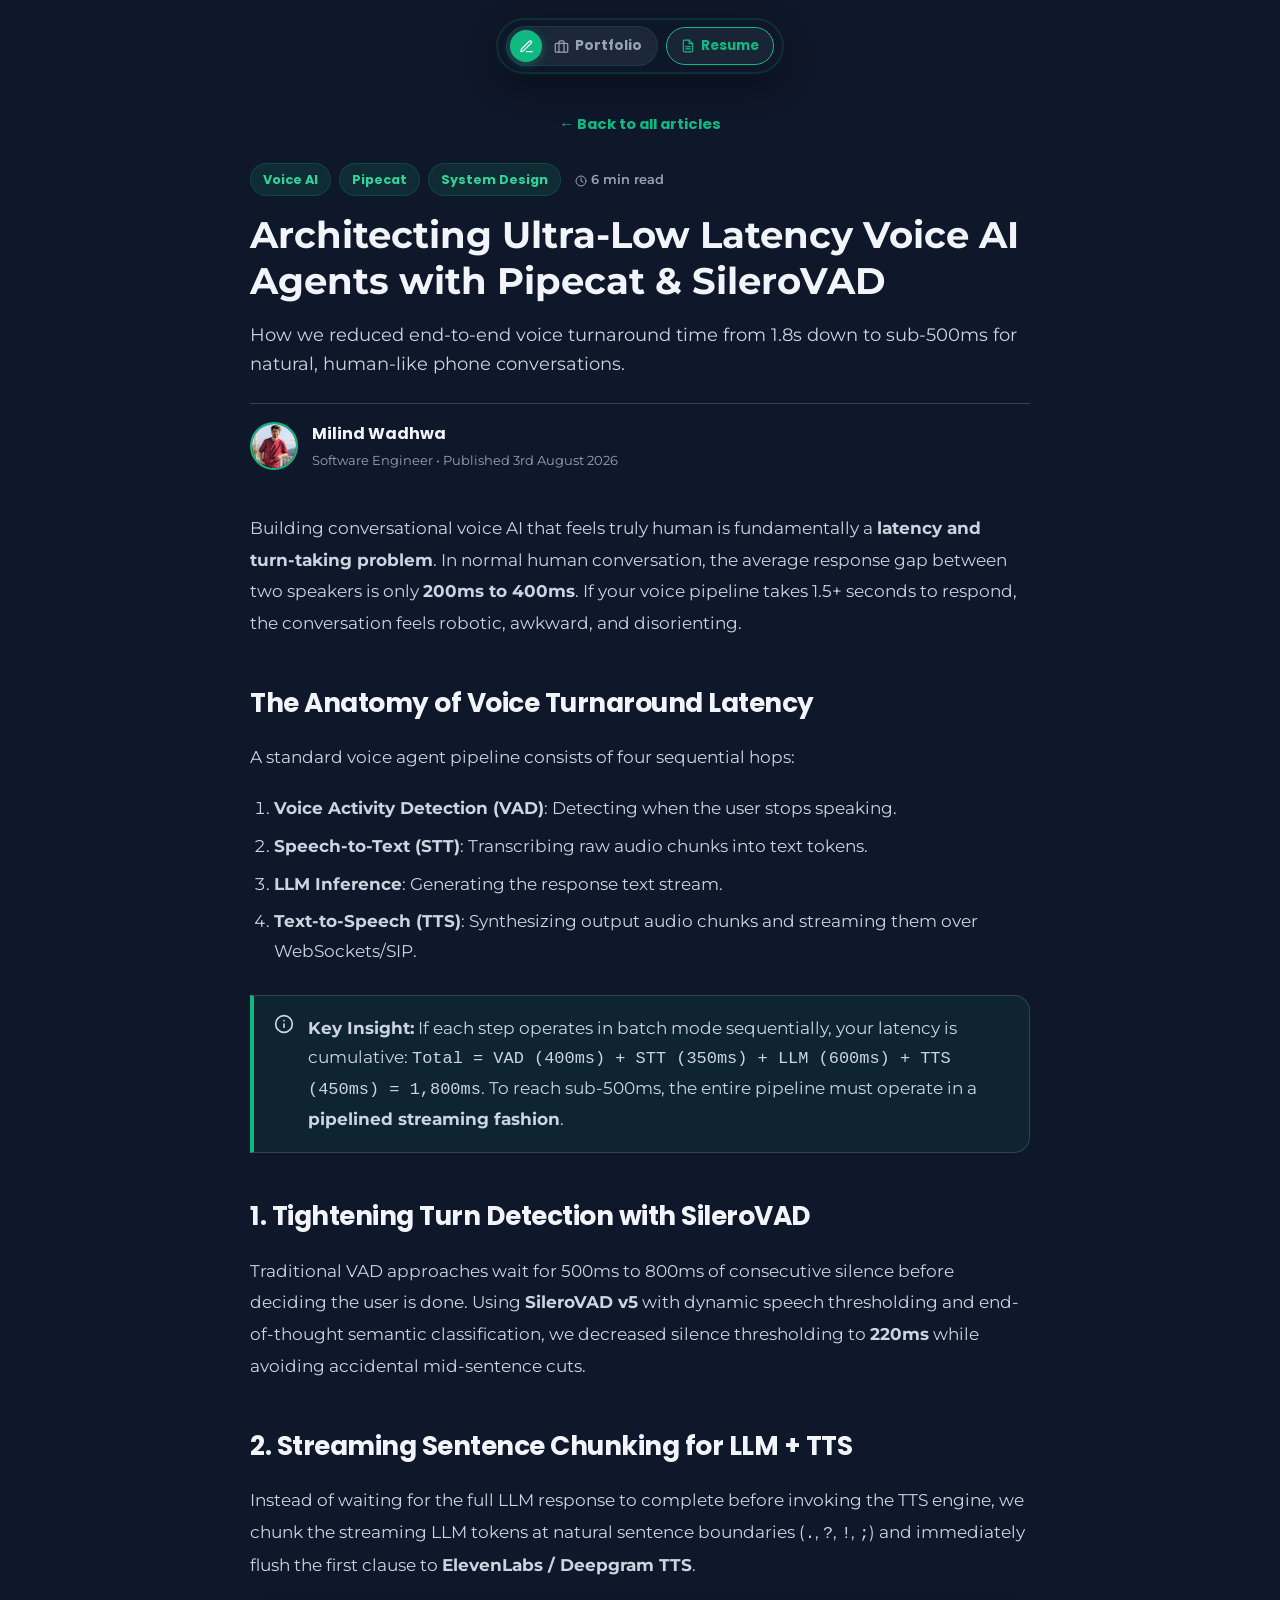
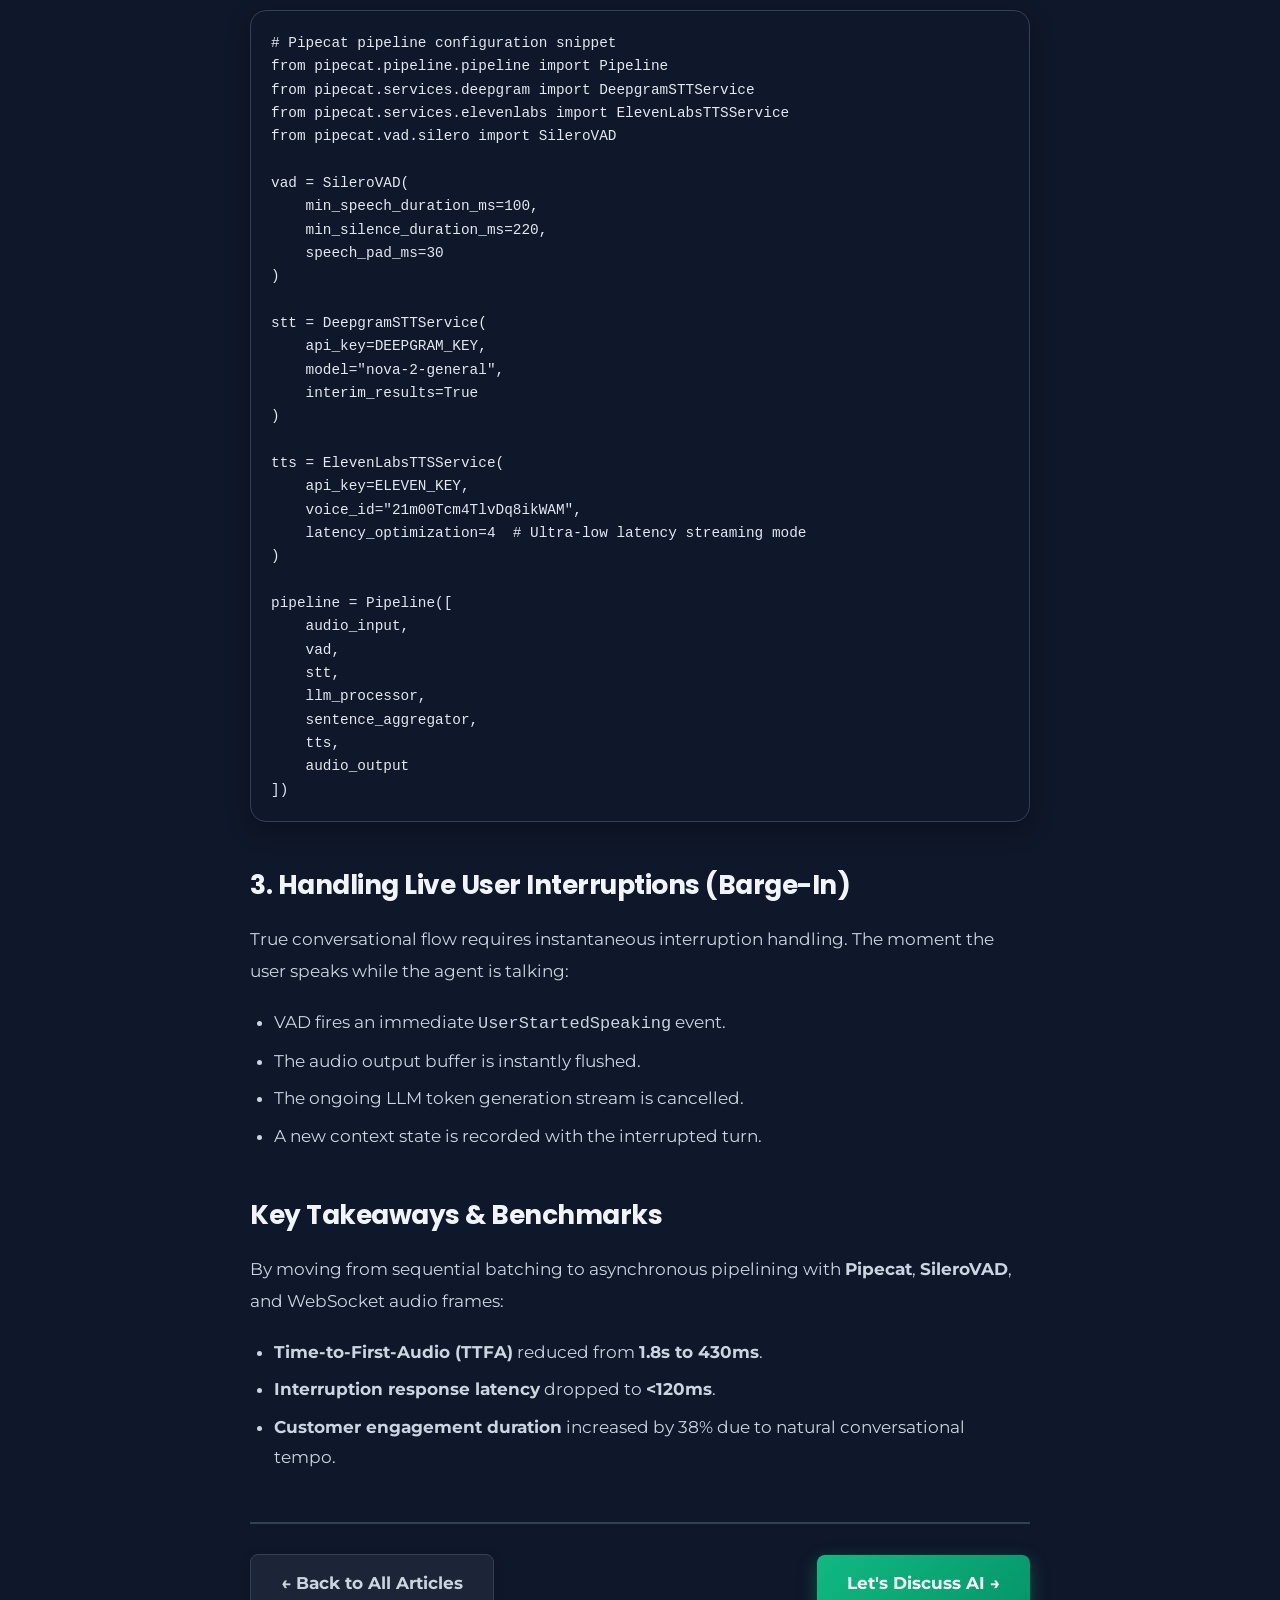
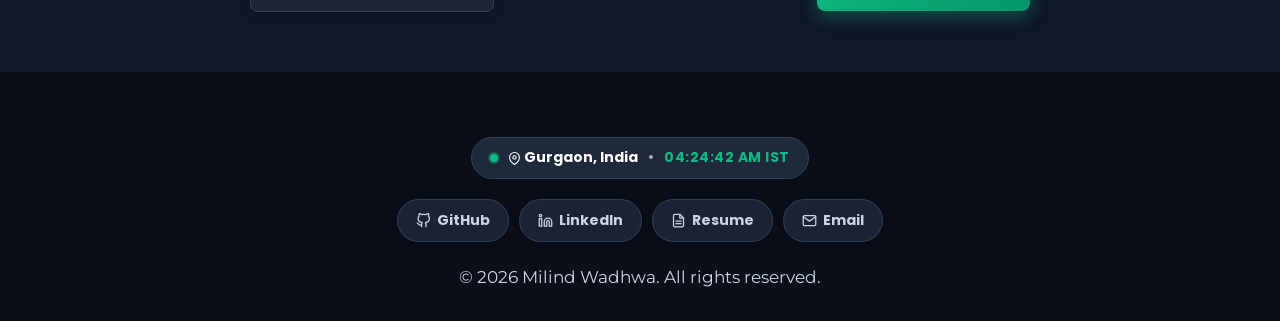
<file: blog/voice-ai-latency-optimization.html>
<!DOCTYPE html>
<html lang="en">

<head>
  <meta charset="UTF-8">
  <meta name="viewport" content="width=device-width, initial-scale=1.0">
  <title>Architecting Ultra-Low Latency Voice AI Agents — Milind Wadhwa</title>
  <meta name="description"
    content="A deep dive into sub-500ms voice-to-voice pipelines using Pipecat, SileroVAD, Deepgram, and ElevenLabs.">
  <link rel="icon"
    href="data:image/svg+xml,<svg xmlns=%22http://www.w3.org/2000/svg%22 viewBox=%220 0 32 32%22><rect width=%2232%22 height=%2232%22 rx=%226%22 fill=%22%230F172A%22/><text x=%2250%%22 y=%2254%%22 dominant-baseline=%22middle%22 text-anchor=%22middle%22 font-family=%22monospace%22 font-size=%2216%22 font-weight=%22bold%22 fill=%22%2310B981%22>&gt;_</text></svg>">
  <link rel="preconnect" href="https://fonts.googleapis.com">
  <link rel="preconnect" href="https://fonts.gstatic.com" crossorigin>
  <link href="https://fonts.googleapis.com/css2?family=Jersey+15&family=JetBrains+Mono:wght@400;500;700&family=Montserrat:ital,wght@0,300;0,400;0,500;0,600;0,700;1,400&family=Poppins:wght@300;400;500;600;700;800&display=swap" rel="stylesheet">
  <link rel="stylesheet" href="../style.css">
</head>

<body class="blog-article-page">

  <!-- Floating Island Dock Header -->
  <header class="navbar-wrapper">
    <nav class="floating-dock blog-mode" id="floating-dock">
      <!-- Mode Switcher Segmented Control -->
      <div class="dock-mode-switcher" id="dock-mode-switcher">
        <span class="mode-glider" aria-hidden="true"></span>
        <a href="../index.html#blog" class="mode-pill active" id="mode-btn-blog" aria-label="Blog view">
          <svg width="15" height="15" viewBox="0 0 24 24" fill="none" stroke="currentColor" stroke-width="2" stroke-linecap="round" stroke-linejoin="round"><path d="M12 20h9"></path><path d="M16.5 3.5a2.121 2.121 0 0 1 3 3L7 19l-4 1 1-4L16.5 3.5z"></path></svg>
          <span class="mode-text">Blog</span>
        </a>
        <a href="../index.html" class="mode-pill" id="mode-btn-portfolio" aria-label="Switch to Portfolio view">
          <svg width="15" height="15" viewBox="0 0 24 24" fill="none" stroke="currentColor" stroke-width="2" stroke-linecap="round" stroke-linejoin="round"><rect x="2" y="7" width="20" height="14" rx="2" ry="2"></rect><path d="M16 21V5a2 2 0 0 0-2-2h-4a2 2 0 0 0-2 2v16"></path></svg>
          <span class="mode-text">Portfolio</span>
        </a>
      </div>

      <div class="dock-actions">
        <a href="../resume.pdf" target="_blank" rel="noopener" class="dock-resume-btn" title="View Resume PDF">
          <svg width="14" height="14" viewBox="0 0 24 24" fill="none" stroke="currentColor" stroke-width="2" stroke-linecap="round" stroke-linejoin="round"><path d="M14 2H6a2 2 0 0 0-2 2v16a2 2 0 0 0 2 2h12a2 2 0 0 0 2-2V8z"></path><polyline points="14 2 14 8 20 8"></polyline><line x1="16" y1="13" x2="8" y2="13"></line><line x1="16" y1="17" x2="8" y2="17"></line></svg>
          <span>Resume</span>
        </a>
        <a href="../index.html#contact" class="dock-cta-btn">
          <svg width="14" height="14" viewBox="0 0 24 24" fill="none" stroke="currentColor" stroke-width="2" stroke-linecap="round" stroke-linejoin="round"><path d="M21 15a2 2 0 0 1-2 2H7l-4 4V5a2 2 0 0 1 2-2h14a2 2 0 0 1 2 2z"></path></svg>
          <span>Say Hi</span>
        </a>
      </div>
    </nav>
  </header>

  <main class="article-container">
    <!-- Breadcrumb & Back -->
    <div class="article-breadcrumb">
      <a href="../index.html#blog" class="back-link">← Back to all articles</a>
    </div>

    <!-- Article Header -->
    <header class="article-header">
      <div class="article-meta-top">
        <span class="article-tag">Voice AI</span>
        <span class="article-tag">Pipecat</span>
        <span class="article-tag">System Design</span>
        <span class="article-read-time">
          <svg width="12" height="12" viewBox="0 0 24 24" fill="none" stroke="currentColor" stroke-width="2" stroke-linecap="round" stroke-linejoin="round" style="display:inline-block; vertical-align:middle;"><circle cx="12" cy="12" r="10"></circle><polyline points="12 6 12 12 16 14"></polyline></svg>
          <span>6 min read</span>
        </span>
      </div>
      <h1 class="article-title">Architecting Ultra-Low Latency Voice AI Agents with Pipecat & SileroVAD</h1>
      <p class="article-subtitle">
        How we reduced end-to-end voice turnaround time from 1.8s down to sub-500ms for natural, human-like phone
        conversations.
      </p>
      <div class="article-author-card">
        <img src="../images/milind.jpg" alt="Milind Wadhwa" class="author-avatar">
        <div>
          <div class="author-name">Milind Wadhwa</div>
          <div class="author-role">Software Engineer • Published 3rd August 2026</div>
        </div>
      </div>
    </header>

    <!-- Article Content -->
    <article class="article-body">
      <p>
        Building conversational voice AI that feels truly human is fundamentally a <strong>latency and turn-taking
          problem</strong>. In normal human conversation, the average response gap between two speakers is only
        <strong>200ms to 400ms</strong>. If your voice pipeline takes 1.5+ seconds to respond, the conversation feels
        robotic, awkward, and disorienting.
      </p>

      <h2>The Anatomy of Voice Turnaround Latency</h2>
      <p>
        A standard voice agent pipeline consists of four sequential hops:
      </p>
      <ol>
        <li><strong>Voice Activity Detection (VAD)</strong>: Detecting when the user stops speaking.</li>
        <li><strong>Speech-to-Text (STT)</strong>: Transcribing raw audio chunks into text tokens.</li>
        <li><strong>LLM Inference</strong>: Generating the response text stream.</li>
        <li><strong>Text-to-Speech (TTS)</strong>: Synthesizing output audio chunks and streaming them over
          WebSockets/SIP.</li>
      </ol>

      <div class="callout-card">
        <span class="callout-icon">
          <svg width="20" height="20" viewBox="0 0 24 24" fill="none" stroke="currentColor" stroke-width="2" stroke-linecap="round" stroke-linejoin="round"><circle cx="12" cy="12" r="10"></circle><line x1="12" y1="16" x2="12" y2="12"></line><line x1="12" y1="8" x2="12.01" y2="8"></line></svg>
        </span>
        <div>
          <strong>Key Insight:</strong> If each step operates in batch mode sequentially, your latency is cumulative:
          <code>Total = VAD (400ms) + STT (350ms) + LLM (600ms) + TTS (450ms) = 1,800ms</code>.
          To reach sub-500ms, the entire pipeline must operate in a <strong>pipelined streaming fashion</strong>.
        </div>
      </div>

      <h2>1. Tightening Turn Detection with SileroVAD</h2>
      <p>
        Traditional VAD approaches wait for 500ms to 800ms of consecutive silence before deciding the user is done.
        Using <strong>SileroVAD v5</strong> with dynamic speech thresholding and end-of-thought semantic classification,
        we decreased silence thresholding to <strong>220ms</strong> while avoiding accidental mid-sentence cuts.
      </p>

      <h2>2. Streaming Sentence Chunking for LLM + TTS</h2>
      <p>
        Instead of waiting for the full LLM response to complete before invoking the TTS engine, we chunk the streaming
        LLM tokens at natural sentence boundaries (<code>.</code>, <code>?</code>, <code>!</code>, <code>;</code>) and
        immediately flush the first clause to <strong>ElevenLabs / Deepgram TTS</strong>.
      </p>

      <pre class="code-block"><code># Pipecat pipeline configuration snippet
from pipecat.pipeline.pipeline import Pipeline
from pipecat.services.deepgram import DeepgramSTTService
from pipecat.services.elevenlabs import ElevenLabsTTSService
from pipecat.vad.silero import SileroVAD

vad = SileroVAD(
    min_speech_duration_ms=100,
    min_silence_duration_ms=220,
    speech_pad_ms=30
)

stt = DeepgramSTTService(
    api_key=DEEPGRAM_KEY,
    model="nova-2-general",
    interim_results=True
)

tts = ElevenLabsTTSService(
    api_key=ELEVEN_KEY,
    voice_id="21m00Tcm4TlvDq8ikWAM",
    latency_optimization=4  # Ultra-low latency streaming mode
)

pipeline = Pipeline([
    audio_input,
    vad,
    stt,
    llm_processor,
    sentence_aggregator,
    tts,
    audio_output
])</code></pre>

      <h2>3. Handling Live User Interruptions (Barge-In)</h2>
      <p>
        True conversational flow requires instantaneous interruption handling. The moment the user speaks while the
        agent is talking:
      </p>
      <ul>
        <li>VAD fires an immediate <code>UserStartedSpeaking</code> event.</li>
        <li>The audio output buffer is instantly flushed.</li>
        <li>The ongoing LLM token generation stream is cancelled.</li>
        <li>A new context state is recorded with the interrupted turn.</li>
      </ul>

      <h2>Key Takeaways & Benchmarks</h2>
      <p>
        By moving from sequential batching to asynchronous pipelining with <strong>Pipecat</strong>,
        <strong>SileroVAD</strong>, and WebSocket audio frames:
      </p>
      <ul>
        <li><strong>Time-to-First-Audio (TTFA)</strong> reduced from <strong>1.8s to 430ms</strong>.</li>
        <li><strong>Interruption response latency</strong> dropped to <strong>&lt;120ms</strong>.</li>
        <li><strong>Customer engagement duration</strong> increased by 38% due to natural conversational tempo.</li>
      </ul>
    </article>

    <!-- Bottom Article Navigation & Share -->
    <div class="article-footer-nav">
      <a href="../index.html#blog" class="btn btn-secondary">← Back to All Articles</a>
      <a href="../index.html#contact" class="btn">Let's Discuss AI →</a>
    </div>
  </main>

  <!-- WAVE HORIZON TRANSITION -->
  <div class="footer-wave-container" aria-hidden="true">
    <svg class="footer-wave" viewBox="0 0 1440 90" fill="none" xmlns="http://www.w3.org/2000/svg"
      preserveAspectRatio="none">
      <path d="M0,32 C360,75 480,10 720,45 C960,80 1080,15 1440,35 L1440,90 L0,90 Z" fill="#0A0F1A" />
    </svg>
  </div>

  <!-- FOOTER -->
  <footer class="bottom-container">
    <div class="footer-inner">
      <div class="footer-status-card">
        <span class="live-dot-pulse"></span>
        <span class="status-location"><svg width="13" height="13" viewBox="0 0 24 24" fill="none" stroke="currentColor" stroke-width="2" stroke-linecap="round" stroke-linejoin="round" style="display:inline-block; vertical-align:middle; margin-right:3px;"><path d="M21 10c0 7-9 13-9 13s-9-6-9-13a9 9 0 0 1 18 0z"></path><circle cx="12" cy="10" r="3"></circle></svg>Gurgaon, India</span>
        <span class="status-divider">•</span>
        <span class="status-time" id="live-local-time">08:50 PM IST</span>
      </div>

      <div class="footer-links-dock">
        <a class="footer-pill" href="https://github.com/milindw97" target="_blank" rel="noopener">
          <svg width="15" height="15" viewBox="0 0 24 24" fill="none" stroke="currentColor" stroke-width="2" stroke-linecap="round" stroke-linejoin="round"><path d="M9 19c-5 1.5-5-2.5-7-3m14 6v-3.87a3.37 3.37 0 0 0-.94-2.61c3.14-.35 6.44-1.54 6.44-7A5.44 5.44 0 0 0 20 4.77 5.07 5.07 0 0 0 19.91 1S18.73.65 16 2.48a13.38 13.38 0 0 0-7 0C6.27.65 5.09 1 5.09 1A5.07 5.07 0 0 0 5 4.77a5.44 5.44 0 0 0-1.5 3.78c0 5.42 3.3 6.61 6.44 7A3.37 3.37 0 0 0 9 18.13V22"></path></svg>
          <span>GitHub</span>
        </a>
        <a class="footer-pill" href="https://linkedin.com/in/milind-97-wadhwa" target="_blank" rel="noopener">
          <svg width="15" height="15" viewBox="0 0 24 24" fill="none" stroke="currentColor" stroke-width="2" stroke-linecap="round" stroke-linejoin="round"><path d="M16 8a6 6 0 0 1 6 6v7h-4v-7a2 2 0 0 0-2-2 2 2 0 0 0-2 2v7h-4v-7a6 6 0 0 1 6-6z"></path><rect x="2" y="9" width="4" height="12"></rect><circle cx="4" cy="4" r="2"></circle></svg>
          <span>LinkedIn</span>
        </a>
        <a class="footer-pill" href="../resume.pdf" target="_blank" rel="noopener">
          <svg width="15" height="15" viewBox="0 0 24 24" fill="none" stroke="currentColor" stroke-width="2" stroke-linecap="round" stroke-linejoin="round"><path d="M14 2H6a2 2 0 0 0-2 2v16a2 2 0 0 0 2 2h12a2 2 0 0 0 2-2V8z"></path><polyline points="14 2 14 8 20 8"></polyline><line x1="16" y1="13" x2="8" y2="13"></line><line x1="16" y1="17" x2="8" y2="17"></line></svg>
          <span>Resume</span>
        </a>
        <a class="footer-pill" href="mailto:milindw.97@gmail.com">
          <svg width="15" height="15" viewBox="0 0 24 24" fill="none" stroke="currentColor" stroke-width="2" stroke-linecap="round" stroke-linejoin="round"><path d="M4 4h16c1.1 0 2 .9 2 2v12c0 1.1-.9 2-2 2H4c-1.1 0-2-.9-2-2V6c0-1.1.9-2 2-2z"></path><polyline points="22,6 12,13 2,6"></polyline></svg>
          <span>Email</span>
        </a>
      </div>

      <p class="copyright-text">© 2026 Milind Wadhwa. All rights reserved.</p>
    </div>
  </footer>

  <script src="../app.js"></script>
</body>

</html>
</file>
<file: style.css>
@import url('https://fonts.googleapis.com/css2?family=Jersey+15&family=JetBrains+Mono:wght@400;500;700&family=Montserrat:ital,wght@0,300;0,400;0,500;0,600;0,700;1,400&family=Poppins:wght@300;400;500;600;700;800&display=swap');

/* --- DESIGN TOKENS --- */
:root {
  --font-display: 'Jersey 15', cursive, serif;
  --font-heading: 'Poppins', -apple-system, BlinkMacSystemFont, 'Segoe UI', Roboto, sans-serif;
  --font-body: 'Montserrat', -apple-system, BlinkMacSystemFont, 'Segoe UI', Roboto, sans-serif;
  --font-mono: 'JetBrains Mono', 'Fira Code', Consolas, monospace;

  --hero-bg: #0A0F1A;
  --hero-bg-gradient: linear-gradient(180deg, #0F172A 0%, #0A0F1A 100%);
  --hero-cloud: transparent;
  --body-bg: #0F172A;
  --section-alt-bg: #1E293B;
  --card-bg: #1E293B;

  --primary-teal: #10B981;
  --accent-teal: #34D399;
  --light-teal: rgba(16, 185, 129, 0.1);
  --soft-teal: rgba(16, 185, 129, 0.15);

  --color-bidgely: #10B981;
  --color-plivo: #3B82F6;
  --color-optum: #F59E0B;
  --color-purple: #8B5CF6;
  --color-pink: #EC4899;

  --text-dark: #F1F5F9;
  --text-main: #CBD5E1;
  --text-muted: #94A3B8;
  --text-light: #64748B;

  --border-color: #334155;
  --border-color-hover: #10B981;

  --footer-bg: #0A0F1A;
  --footer-link: #94A3B8;
  --footer-link-hover: #10B981;

  --shadow-sm: 0 4px 12px rgba(0, 0, 0, 0.2);
  --shadow-md: 0 8px 24px rgba(0, 0, 0, 0.3);
  --shadow-lg: 0 16px 36px rgba(0, 0, 0, 0.4);
  --shadow-float: 0 14px 28px rgba(0, 0, 0, 0.3);
  --shadow-dock: 0 12px 32px rgba(0, 0, 0, 0.4), 0 2px 6px rgba(16, 185, 129, 0.08);
  --shadow-dock-scrolled: 0 16px 36px rgba(0, 0, 0, 0.5), 0 4px 12px rgba(16, 185, 129, 0.2);

  --radius-sm: 8px;
  --radius-md: 16px;
  --radius-lg: 24px;
  --radius-pill: 50px;

  --transition-smooth: all 0.3s cubic-bezier(0.16, 1, 0.3, 1);
  --transition-bounce: all 0.45s cubic-bezier(0.34, 1.56, 0.64, 1);
}

/* --- RESET & BASICS --- */
*,
*::before,
*::after {
  box-sizing: border-box;
  margin: 0;
  padding: 0;
}

html {
  /* scroll-behavior handled via JS scrollIntoView to prevent iOS snap-back */
  background-color: var(--body-bg);
  color: var(--text-main);
  font-family: var(--font-body);
  -webkit-font-smoothing: antialiased;
  -moz-osx-font-smoothing: grayscale;
}

body {
  overflow-x: hidden;
  line-height: 1.8;
  text-align: center;
  background-color: var(--body-bg);
  position: relative;
}

a {
  color: var(--primary-teal);
  text-decoration: none;
  transition: var(--transition-smooth);
}

a:hover {
  color: var(--accent-teal);
}

img,
svg {
  max-width: 100%;
  height: auto;
  display: block;
}

/* --- CREATIVE FLOATING ISLAND CAPSULE NAVBAR --- */
.navbar-wrapper {
  position: fixed;
  top: 18px;
  left: 0;
  right: 0;
  z-index: 1000;
  display: flex;
  justify-content: center;
  padding: 0 16px;
  pointer-events: none;
  transition: transform 0.35s cubic-bezier(0.16, 1, 0.3, 1), top 0.35s ease;
}

.floating-dock {
  pointer-events: auto;
  background: rgba(15, 23, 42, 0.85);
  backdrop-filter: blur(16px);
  -webkit-backdrop-filter: blur(16px);
  border: 2px solid rgba(16, 185, 129, 0.15);
  border-radius: var(--radius-pill);
  padding: 6px 8px;
  box-shadow: var(--shadow-dock);
  display: flex;
  align-items: center;
  gap: 8px;
  transition: var(--transition-smooth);
}

.floating-dock.scrolled {
  background: rgba(15, 23, 42, 0.96);
  border-color: rgba(16, 185, 129, 0.35);
  box-shadow: var(--shadow-dock-scrolled);
  transform: translateY(-2px);
}

/* --- SEGMENTED MODE SWITCHER (Blog <> Portfolio) with Dynamic Circle / Icon Morph --- */
.dock-mode-switcher {
  position: relative;
  display: inline-flex;
  align-items: center;
  background-color: rgba(30, 41, 59, 0.95);
  padding: 3px;
  border-radius: var(--radius-pill);
  border: 1.5px solid rgba(16, 185, 129, 0.15);
  box-shadow: inset 0 1px 3px rgba(0, 0, 0, 0.05);
  flex-shrink: 0;
  isolation: isolate;
}

/* Sliding active focus glider (morphs between circle and pill) */
.mode-glider {
  position: absolute;
  top: 0;
  left: 0;
  width: 0;
  height: 0;
  background: #10B981;
  border-radius: var(--radius-pill);
  box-shadow: 0 2px 10px rgba(16, 185, 129, 0.4);
  pointer-events: none;
  z-index: 1;
  opacity: 0;
}

/* Active sliding transition only enabled once JS calibrates initial placement */
.dock-mode-switcher.glider-ready .mode-glider {
  opacity: 1;
  transition: transform 0.3s cubic-bezier(0.34, 1.3, 0.64, 1),
    width 0.26s cubic-bezier(0.16, 1, 0.3, 1),
    height 0.26s cubic-bezier(0.16, 1, 0.3, 1),
    opacity 0.2s ease;
}

.mode-pill {
  position: relative;
  z-index: 2;
  background: transparent;
  border: none;
  font-family: var(--font-heading);
  font-size: 0.86rem;
  font-weight: 700;
  color: #94A3B8;
  height: 32px;
  padding: 0 12px;
  border-radius: var(--radius-pill);
  cursor: pointer;
  display: inline-flex;
  align-items: center;
  justify-content: center;
  transition: color 0.22s ease, transform 0.15s ease, padding 0.26s cubic-bezier(0.16, 1, 0.3, 1), width 0.26s cubic-bezier(0.16, 1, 0.3, 1);
  text-decoration: none;
  user-select: none;
  white-space: nowrap;
}

.mode-icon {
  display: flex;
  align-items: center;
  justify-content: center;
  flex-shrink: 0;
  line-height: 1;
}

.mode-icon svg {
  display: block;
}

.mode-text {
  display: inline-block;
  max-width: 80px;
  opacity: 1;
  margin-left: 6px;
  overflow: hidden;
  transition: max-width 0.26s cubic-bezier(0.16, 1, 0.3, 1), opacity 0.2s ease, margin 0.2s ease;
}

/* When a pill is ACTIVE: hide label text and morph pill into a compact, perfectly centered circle */
.mode-pill.active {
  width: 32px;
  min-width: 32px;
  height: 32px;
  padding: 0 !important;
  border-radius: 50%;
  color: #F1F5F9 !important;
  display: inline-flex;
  align-items: center;
  justify-content: center;
}

.mode-pill.active .mode-icon {
  width: 100%;
  height: 100%;
  display: flex;
  align-items: center;
  justify-content: center;
  margin: 0 !important;
  padding: 0 !important;
}

.mode-pill.active .mode-icon svg {
  display: block;
  margin: auto;
}

.mode-pill.active .mode-text {
  display: none !important;
  max-width: 0 !important;
  opacity: 0 !important;
  margin: 0 !important;
  padding: 0 !important;
  pointer-events: none;
}

.mode-pill:active {
  transform: scale(0.94);
}

.mode-pill:not(.active):hover {
  color: var(--primary-teal);
}

/* Static fallback before glider is ready to prevent frame 0 flicker */
.dock-mode-switcher:not(.glider-ready) .mode-pill.active {
  background-color: var(--primary-teal);
  color: #F1F5F9 !important;
}

.dock-mode-switcher.glider-ready .mode-pill {
  background: transparent !important;
}

.mode-pill.active .mode-icon {
  filter: drop-shadow(0 1px 2px rgba(0, 0, 0, 0.15));
}

/* --- ZERO-JERK INITIAL BLOG STATE (Prevents flash/morph on page load) --- */
html.initial-blog-mode #portfolio-view {
  display: none !important;
}

html.initial-blog-mode #blog-view {
  display: block !important;
  opacity: 1 !important;
  transform: none !important;
}

html.initial-blog-mode .floating-dock .dock-menu {
  max-width: 0px !important;
  opacity: 0 !important;
  transform: scale(0.85) !important;
  padding: 0 !important;
  margin: 0 !important;
  border-color: transparent !important;
  pointer-events: none !important;
  transition: none !important;
}

html.initial-blog-mode .floating-dock .nav-toggle {
  display: none !important;
}

/* Hide Say Hi on all Blog pages & in Blog Mode */
.floating-dock.blog-mode .dock-cta-btn,
html.initial-blog-mode .floating-dock .dock-cta-btn,
.blog-archive-page .dock-cta-btn,
.blog-article-page .dock-cta-btn {
  display: none !important;
}

html.initial-blog-mode #mode-btn-portfolio {
  background: transparent !important;
  color: var(--text-muted) !important;
  width: auto !important;
  padding: 0 12px !important;
  border-radius: var(--radius-pill) !important;
}

html.initial-blog-mode #mode-btn-portfolio .mode-text {
  max-width: 80px !important;
  opacity: 1 !important;
  margin-left: 5px !important;
}

html.initial-blog-mode #mode-btn-blog {
  background-color: var(--primary-teal) !important;
  color: #FFFFFF !important;
  width: 32px !important;
  padding: 0 !important;
  border-radius: 50% !important;
}

html.initial-blog-mode #mode-btn-blog .mode-text {
  max-width: 0 !important;
  opacity: 0 !important;
  margin: 0 !important;
}

/* --- VIEW PANELS & SEAMLESS TRANSITIONS --- */
.view-panel {
  opacity: 1;
  transform: translateY(0);
  transition: opacity 0.28s cubic-bezier(0.16, 1, 0.3, 1), transform 0.32s cubic-bezier(0.16, 1, 0.3, 1);
  will-change: opacity, transform;
}

.view-panel.view-fade-out {
  opacity: 0 !important;
  transform: translateY(-12px) scale(0.99) !important;
  pointer-events: none !important;
}

.view-panel.view-fade-in {
  opacity: 1 !important;
  transform: translateY(0) scale(1) !important;
}

/* --- DOCK NAVIGATION MENU & MORPHING --- */
.floating-dock {
  transition: max-width 0.4s cubic-bezier(0.16, 1, 0.3, 1),
    padding 0.35s cubic-bezier(0.16, 1, 0.3, 1),
    box-shadow 0.3s ease,
    background 0.3s ease;
}

.dock-menu {
  display: flex;
  list-style: none;
  gap: 4px;
  align-items: center;
  background-color: rgba(30, 41, 59, 0.6);
  padding: 4px;
  border-radius: var(--radius-pill);
  border: 1px solid rgba(16, 185, 129, 0.1);
  max-width: 550px;
  opacity: 1;
  transform: scale(1);
  transform-origin: left center;
  transition: max-width 0.38s cubic-bezier(0.16, 1, 0.3, 1),
    opacity 0.26s ease,
    transform 0.32s cubic-bezier(0.16, 1, 0.3, 1),
    padding 0.32s ease,
    margin 0.32s ease,
    border-color 0.25s ease;
  white-space: nowrap;
}

/* Desktop only: lock height & enable overflow:hidden for the
   smooth collapse animation when switching to blog mode */
@media (min-width: 881px) {
  .dock-menu {
    height: 38px;
    overflow: hidden;
  }
}

/* Fluid shrink when switching to Blog Mode */
.floating-dock.blog-mode .dock-menu {
  max-width: 0px !important;
  opacity: 0 !important;
  transform: scale(0.85) !important;
  padding: 0 !important;
  margin: 0 !important;
  border-color: transparent !important;
  pointer-events: none !important;
}

.floating-dock.blog-mode .nav-toggle {
  display: none !important;
}

.dock-item {
  position: relative;
}

.dock-link {
  font-family: var(--font-heading);
  font-size: 0.88rem;
  font-weight: 600;
  color: #CBD5E1;
  padding: 2px 10px;
  border-radius: var(--radius-pill);
  display: inline-flex;
  align-items: center;
  gap: 6px;
  transition: var(--transition-smooth);
  text-decoration: none;
}

.dock-icon {
  font-size: 0.95rem;
  transition: var(--transition-bounce);
}

.dock-link:hover {
  color: var(--primary-teal);
  background-color: rgba(16, 185, 129, 0.1);
}

.dock-link:hover .dock-icon {
  transform: scale(1.25) translateY(-2px);
}

.dock-link.active {
  background-color: #10B981;
  color: #FFFFFF;
  box-shadow: 0 4px 12px rgba(16, 185, 129, 0.35);
}

.dock-link.active .dock-icon {
  filter: drop-shadow(0 2px 4px rgba(0, 0, 0, 0.2));
}

/* Dock Action (Resume & Say Hi CTAs) */
.dock-actions {
  display: flex;
  align-items: center;
  gap: 8px;
}

.dock-resume-btn {
  background-color: rgba(30, 41, 59, 0.8);
  color: #10B981 !important;
  font-family: var(--font-heading);
  font-size: 0.86rem;
  font-weight: 700;
  padding: 6px 14px;
  border-radius: var(--radius-pill);
  display: inline-flex;
  align-items: center;
  gap: 6px;
  border: 1.5px solid #10B981;
  transition: var(--transition-smooth);
  text-decoration: none;
}

.dock-resume-btn:hover {
  background-color: var(--primary-teal);
  color: #FFFFFF !important;
  border-color: var(--primary-teal);
  transform: scale(1.04) translateY(-1px);
  box-shadow: 0 4px 12px rgba(16, 185, 129, 0.3);
}

.dock-cta-btn {
  background: linear-gradient(135deg, #10B981, #059669);
  color: #FFFFFF !important;
  font-family: var(--font-heading);
  font-size: 0.86rem;
  font-weight: 800;
  padding: 7px 16px;
  border-radius: var(--radius-pill);
  display: inline-flex;
  align-items: center;
  gap: 6px;
  border: 1.5px solid rgba(16, 185, 129, 0.3);
  box-shadow: 0 4px 12px rgba(16, 185, 129, 0.25);
  transition: var(--transition-smooth);
  text-decoration: none;
}

.dock-cta-btn:hover {
  transform: scale(1.05) translateY(-1px);
  box-shadow: 0 6px 16px rgba(16, 185, 129, 0.45);
  background: linear-gradient(135deg, #34D399, #10B981);
}

/* Mobile Toggle Hamburger */
.nav-toggle {
  display: none;
  flex-direction: column;
  justify-content: space-between;
  width: 36px;
  height: 36px;
  background: rgba(30, 41, 59, 0.8);
  border: 1.5px solid #334155;
  border-radius: 50%;
  cursor: pointer;
  padding: 9px 8px;
  z-index: 1002;
  transition: var(--transition-smooth);
}

.nav-toggle:hover {
  background-color: rgba(16, 185, 129, 0.15);
  border-color: #10B981;
}

.nav-toggle .bar {
  width: 100%;
  height: 2.5px;
  background-color: var(--text-dark);
  border-radius: 4px;
  transition: var(--transition-smooth);
}

.nav-toggle.open .bar:nth-child(1) {
  transform: translateY(7px) rotate(45deg);
}

.nav-toggle.open .bar:nth-child(2) {
  opacity: 0;
}

.nav-toggle.open .bar:nth-child(3) {
  transform: translateY(-7px) rotate(-45deg);
}

.nav-backdrop {
  position: fixed;
  inset: 0;
  background-color: rgba(0, 0, 0, 0.4);
  backdrop-filter: blur(4px);
  z-index: 998;
  opacity: 0;
  pointer-events: none;
  transition: opacity 0.3s ease;
}

.nav-backdrop.open {
  opacity: 1;
  pointer-events: auto;
}

/* --- TOP CONTAINER (HERO BANNER) --- */
.top-container {

  background: var(--hero-bg-gradient);
  position: relative;
  position: relative;
  padding: 110px 20px 90px 20px;
  /* Extra top padding to accommodate floating dock */
  overflow: hidden;
  text-align: center;
}

/* Floating Ambient Clouds (Full view, no clipping) */














/* Floating Tech Badges (Cursor default, no pointer) */














.hero-content {
  position: relative;
  z-index: 2;
  max-width: 900px;
  margin: 0 auto;
}

.hero-badge {
  display: inline-flex;
  align-items: center;
  gap: 8px;
  background-color: rgba(16, 185, 129, 0.1);
  padding: 8px 20px;
  border-radius: var(--radius-pill);
  font-family: var(--font-heading);
  font-size: 0.95rem;
  font-weight: 700;
  color: #34D399;
  font-family: var(--font-mono);
  box-shadow: var(--shadow-sm);
  margin-bottom: 20px;
  border: 1px solid rgba(16, 185, 129, 0.2);
  animation: pulseBadge 3s infinite ease-in-out;
}

@keyframes pulseBadge {

  0%,
  100% {
    transform: scale(1);
  }

  50% {
    transform: scale(1.03);
  }
}

.hero-badge .pulse-dot {
  width: 10px;
  height: 10px;
  background: #10B981;
  border-radius: 50%;
  animation: pulseDot 2s infinite;
}

@keyframes pulseDot {
  0% {
    transform: scale(0.95);
    box-shadow: 0 0 0 0 rgba(16, 185, 129, 0.7);
  }

  70% {
    transform: scale(1.15);
    box-shadow: 0 0 0 8px rgba(16, 185, 129, 0);
  }

  100% {
    transform: scale(0.95);
    box-shadow: 0 0 0 0 rgba(16, 185, 129, 0);
  }
}

h1.hero-title {
  margin: 10px auto 5px auto;
  font-family: var(--font-display);
  font-size: clamp(4.5rem, 10vw, 7rem);
  color: #F1F5F9;
  line-height: 1.15;
  letter-spacing: 1.5px;
  text-shadow: 0 4px 20px rgba(0, 0, 0, 0.6);
  animation: floatTitle 4s infinite ease-in-out alternate;
}



h2.hero-subtitle {
  font-family: var(--font-heading);
  font-size: clamp(1.6rem, 4vw, 2.5rem);
  color: var(--primary-teal);
  font-weight: 500;
  margin-bottom: 25px;
  min-height: 1.4em;
  display: flex;
  justify-content: center;
  align-items: baseline;
  gap: 8px;
  flex-wrap: wrap;
}

/* Stable Underline with zero vertical shift */
.typewriter-container {
  display: inline-block;
  border-bottom: 4px solid var(--accent-teal);
  padding-bottom: 2px;
  min-width: 250px;
  text-align: left;
  line-height: 1.2;
}

.typewriter-word {
  font-weight: 800;
  color: var(--text-dark);
  display: inline;
}

/* --- HERO TERMINAL WINDOW COMPONENT --- */
.hero-terminal-wrapper {
  margin: 32px auto 10px auto;
  width: 100%;
  max-width: 620px;
  position: relative;
  display: flex;
  justify-content: center;
  z-index: 1;
}

.hero-terminal-window {
  width: 100%;
  background: #050811;
  border: 1px solid #1E293B;
  border-radius: var(--radius-md);
  box-shadow: 0 20px 45px rgba(0, 0, 0, 0.6), 0 0 25px rgba(16, 185, 129, 0.08);
  overflow: hidden;
  text-align: left;
  transition: border-color 0.3s ease, box-shadow 0.3s ease, transform 0.3s cubic-bezier(0.16, 1, 0.3, 1);
}

.hero-terminal-window:hover {
  border-color: rgba(16, 185, 129, 0.4);
  box-shadow: 0 24px 50px rgba(0, 0, 0, 0.7), 0 0 35px rgba(16, 185, 129, 0.16);
  transform: translateY(-4px);
}

/* Terminal Window Header */
.terminal-header {
  background: #0F172A;
  border-bottom: 1px solid #1E293B;
  padding: 8px 14px;
  display: flex;
  align-items: center;
  gap: 12px;
  user-select: none;
}

.terminal-controls {
  display: flex;
  align-items: center;
  gap: 6px;
  flex-shrink: 0;
}

.ctrl-dot {
  width: 10px;
  height: 10px;
  border-radius: 50%;
  display: inline-block;
}

.ctrl-dot.red {
  background: #EF4444;
}

.ctrl-dot.yellow {
  background: #F59E0B;
}

.ctrl-dot.green {
  background: #10B981;
}

/* Interactive Tabs Bar */
.terminal-tabs {
  display: flex;
  align-items: center;
  gap: 5px;
  flex: 1;
  overflow-x: auto;
  scrollbar-width: none;
  -ms-overflow-style: none;
}

.terminal-tabs::-webkit-scrollbar {
  display: none;
}

.term-tab {
  background: rgba(15, 23, 42, 0.7);
  border: 1px solid rgba(255, 255, 255, 0.05);
  border-radius: 6px;
  padding: 4px 8px;
  font-family: var(--font-mono);
  font-size: 0.73rem;
  font-weight: 500;
  color: #64748B;
  display: inline-flex;
  align-items: center;
  gap: 4px;
  cursor: pointer;
  white-space: nowrap;
  transition: all 0.2s cubic-bezier(0.16, 1, 0.3, 1);
}

.term-tab:hover {
  color: #E2E8F0;
  background: rgba(30, 41, 59, 0.9);
  border-color: rgba(16, 185, 129, 0.2);
}

.term-tab.active {
  color: #34D399;
  background: #050811;
  border-color: rgba(16, 185, 129, 0.4);
  box-shadow: 0 0 12px rgba(16, 185, 129, 0.15);
  font-weight: 600;
}

/* Terminal Body & Log Streams */
.terminal-body {
  padding: 12px 18px 12px 18px;
  height: 160px;
  max-height: 160px;
  overflow-y: hidden;
  box-sizing: border-box;
  font-family: var(--font-mono);
  font-size: 0.81rem;
  line-height: 1.45;
  color: #E2E8F0;
  display: flex;
  flex-direction: column;
  justify-content: flex-start;
  gap: 5px;
}

.terminal-line {
  display: block;
  min-height: 22px;
  white-space: normal;
  word-break: break-word;
  overflow-wrap: anywhere;
}

.term-prompt {
  color: #10B981;
  font-weight: 700;
  display: inline;
  margin-right: 6px;
}

.term-cmd {
  color: #F8FAFC;
  font-weight: 500;
  display: inline;
  white-space: normal;
  word-break: break-word;
  overflow-wrap: anywhere;
}

.term-cursor {
  display: inline-block;
  width: 7px;
  height: 13px;
  background: #10B981;
  vertical-align: middle;
  margin-left: 2px;
  animation: blinkCursor 0.9s infinite;
  box-shadow: 0 0 6px rgba(16, 185, 129, 0.6);
}

@keyframes blinkCursor {

  0%,
  49% {
    opacity: 1;
  }

  50%,
  100% {
    opacity: 0;
  }
}

.terminal-output {
  display: flex;
  flex-direction: column;
  gap: 4px;
  margin-top: 2px;
  flex: 1;
}

.term-log {
  font-size: 0.78rem;
  line-height: 1.45;
  color: #94A3B8;
  white-space: nowrap;
  overflow: hidden;
  text-overflow: ellipsis;
  animation: fadeInLine 0.18s ease-out forwards;
}

@keyframes fadeInLine {
  from {
    opacity: 0;
    transform: translateY(4px);
  }

  to {
    opacity: 1;
    transform: translateY(0);
  }
}

.log-time {
  color: #64748B;
  font-size: 0.78rem;
  margin-right: 4px;
}

.log-info {
  color: #38BDF8;
  font-weight: 600;
}

.log-agent {
  color: #A78BFA;
  font-weight: 600;
}

.log-success {
  color: #34D399;
  font-weight: 700;
}

.log-metric {
  color: #FBBF24;
  font-weight: 700;
}

/* Hero Action Buttons */
.hero-actions {
  display: flex;
  justify-content: center;
  gap: 16px;
  margin-top: 32px;
  flex-wrap: wrap;
}

/* --- BUTTONS --- */
.btn {
  background: linear-gradient(135deg, #10B981, #059669);
  border-radius: var(--radius-sm);
  font-family: var(--font-body);
  color: #FFFFFF;
  font-size: 1.05rem;
  font-weight: 700;
  padding: 13px 30px;
  text-decoration: none;
  display: inline-flex;
  align-items: center;
  justify-content: center;
  gap: 10px;
  border: none;
  cursor: pointer;
  transition: var(--transition-smooth);
  box-shadow: 0 6px 18px rgba(16, 185, 129, 0.35);
  position: relative;
  overflow: hidden;
}

.btn::after {
  content: '';
  position: absolute;
  top: 0;
  left: -100%;
  width: 100%;
  height: 100%;
  background: linear-gradient(90deg, transparent, rgba(255, 255, 255, 0.15), transparent);
  transition: 0.5s;
}

.btn:hover::after {
  left: 100%;
}

.btn:hover {
  background: linear-gradient(135deg, #34D399, #10B981);
  box-shadow: 0 8px 24px rgba(16, 185, 129, 0.45);
  transform: translateY(-3px) scale(1.02);
  color: #FFFFFF;
}

.btn-secondary {
  background: rgba(30, 41, 59, 0.8);
  color: #CBD5E1;
  border: 1px solid #334155;
  box-shadow: var(--shadow-sm);
}

.btn-secondary:hover {
  background: rgba(16, 185, 129, 0.12);
  color: #34D399 !important;
  border-color: #10B981;
  box-shadow: 0 4px 16px rgba(16, 185, 129, 0.2);
}

/* --- MIDDLE CONTAINER --- */
.middle-container {
  max-width: 1000px;
  margin: 0 auto;
  padding: 60px 24px 80px 24px;
  text-align: center;
}

/* Section Titles */
h2 {
  font-family: var(--font-heading);
  font-size: clamp(2.2rem, 4.5vw, 2.75rem);
  color: var(--accent-teal);
  font-weight: 700;
  margin-bottom: 20px;
  letter-spacing: -0.5px;
}

h3 {
  font-family: var(--font-heading);
  color: var(--primary-teal);
  font-size: 1.4rem;
  font-weight: 700;
  margin-bottom: 12px;
}

p {
  color: var(--text-main);
  line-height: 1.9;
  font-size: 1.05rem;
  margin-bottom: 16px;
}

/* Signature Dotted Divider */
hr.dotted-divider {
  border-style: dotted none none none;
  border-top-width: 14px;
  width: 100px;
  border-color: var(--accent-teal);
  margin: 75px auto;
  opacity: 0.55;
}

/* --- PROFILE & HELLO SECTION --- */
.profile {
  text-align: center;
  max-width: 820px;
  margin: 0 auto;
}

.profile-pic-container {
  position: relative;
  display: inline-block;
  margin-bottom: 28px;
  cursor: pointer;
}

.profile-pic-ring {
  width: 220px;
  height: 220px;
  border-radius: 50%;
  border: 3px solid #10B981;
  box-shadow: 0 0 24px rgba(16, 185, 129, 0.3);
  background: #1E293B;
  display: flex;
  align-items: center;
  justify-content: center;
  transition: var(--transition-bounce);
}

.profile-pic {
  height: 204px;
  width: 204px;
  border-radius: 50%;
  object-fit: cover;
  object-position: center 15%;
  border: 3px solid #0F172A;
  box-shadow: inset 0 2px 8px rgba(0, 0, 0, 0.3);
  transition: var(--transition-bounce);
}

.profile-pic-container:hover .profile-pic-ring {
  transform: scale(1.06);
  box-shadow: 0 0 32px rgba(16, 185, 129, 0.45);
}

.profile-pic-badge {
  position: absolute;
  bottom: 10px;
  right: 10px;
  background: #1E293B;
  color: #10B981;
  border-radius: 50%;
  width: 48px;
  height: 48px;
  display: flex;
  align-items: center;
  justify-content: center;
  font-size: 1.4rem;
  box-shadow: var(--shadow-md);
  border: 2.5px solid #10B981;
  animation: pulseBadge 2.5s infinite;
  user-select: none;
}

.profile h2 {
  color: var(--primary-teal);
  font-size: 2.5rem;
  margin-bottom: 16px;
  font-weight: 800;
}

.profile p {
  font-size: 1.15rem;
  color: var(--text-main);
}

.profile-highlight {
  font-weight: 700;
  color: #10B981;
}

/* Metrics Row */
.metrics-row {
  display: grid;
  grid-template-columns: repeat(3, 1fr);
  gap: 20px;
  margin: 40px auto 10px auto;
  max-width: 780px;
}

.metric-box {
  background-color: #1E293B;
  border-radius: var(--radius-md);
  padding: 20px 14px;
  border: 1px solid #334155;
  transition: var(--transition-smooth);
}

.metric-box:hover {
  transform: translateY(-6px);
  background-color: #243347;
  box-shadow: 0 8px 24px rgba(0, 0, 0, 0.3);
  border-color: var(--primary-teal);
}

.metric-num {
  font-family: var(--font-mono);
  font-size: 2rem;
  font-weight: 800;
  color: #10B981;
}

.metric-label {
  font-size: 0.85rem;
  font-weight: 700;
  color: var(--text-muted);
  text-transform: uppercase;
  letter-spacing: 0.5px;
  margin-top: 4px;
}

/* --- SKILLS SECTION (ALTERNATING STORYTELLING ROWS) --- */
.skills {
  margin: 0 auto;
}

.skill-row {
  width: 92%;
  max-width: 860px;
  margin: 50px auto;
  text-align: left;
  line-height: 1.9;
  background-color: var(--card-bg);
  border: 1px solid #334155;
  border-radius: var(--radius-lg);
  padding: 38px 42px;
  box-shadow: var(--shadow-sm);
  transition: var(--transition-smooth);
  display: flex;
  align-items: center;
  gap: 36px;
  position: relative;
  overflow: hidden;
}

.skill-row::after {
  content: '';
  position: absolute;
  top: 0;
  left: 0;
  width: 6px;
  height: 100%;
  background-color: var(--primary-teal);
  transition: width 0.3s ease;
}

.skill-row:hover::after {
  width: 10px;
}

/* Row accent variables */
.skill-row:nth-child(3) {
  --row-accent: var(--color-purple);
}

.skill-row:nth-child(4) {
  --row-accent: var(--color-plivo);
}

.skill-row:nth-child(5) {
  --row-accent: var(--color-optum);
}

.skill-row:nth-child(6) {
  --row-accent: var(--color-pink);
}

/* Row accents */
.skill-row:nth-child(3)::after {
  background-color: var(--row-accent);
}

.skill-row:nth-child(4)::after {
  background-color: var(--row-accent);
}

.skill-row:nth-child(5)::after {
  background-color: var(--row-accent);
}

.skill-row:nth-child(6)::after {
  background-color: var(--row-accent);
}

.skill-row:hover {
  box-shadow: var(--shadow-lg);
  border-color: var(--row-accent, var(--accent-teal));
  transform: translateY(-5px);
}

.skill-row-left {
  flex-direction: row;
}

.skill-row-right {
  flex-direction: row-reverse;
}

.skill-icon-wrapper {
  flex-shrink: 0;
  width: 110px;
  height: 110px;
  border-radius: var(--radius-md);
  display: flex;
  align-items: center;
  justify-content: center;
  border: 2px dashed rgba(148, 163, 184, 0.3);
  transition: var(--transition-bounce);
}

.skill-row:hover .skill-icon-wrapper {
  transform: scale(1.12) rotate(6deg);
}

.skill-icon-wrapper .icon-emoji,
.skill-icon-wrapper .icon-svg {
  display: flex;
  align-items: center;
  justify-content: center;
  user-select: none;
}

/* Category Domain Colors for What I Do */
.skill-icon-wrapper.skill-icon-ai {
  background-color: rgba(139, 92, 246, 0.12);
  border-color: rgba(139, 92, 246, 0.4);
}

.skill-icon-wrapper.skill-icon-ai .icon-svg {
  color: #C084FC;
}

.skill-row:hover .skill-icon-wrapper.skill-icon-ai {
  background-color: rgba(139, 92, 246, 0.22);
  border-color: #8B5CF6;
  box-shadow: 0 0 26px rgba(139, 92, 246, 0.35);
}

.skill-icon-wrapper.skill-icon-backend {
  background-color: rgba(14, 165, 233, 0.12);
  border-color: rgba(14, 165, 233, 0.4);
}

.skill-icon-wrapper.skill-icon-backend .icon-svg {
  color: #38BDF8;
}

.skill-row:hover .skill-icon-wrapper.skill-icon-backend {
  background-color: rgba(14, 165, 233, 0.22);
  border-color: #0284C7;
  box-shadow: 0 0 26px rgba(14, 165, 233, 0.35);
}

.skill-icon-wrapper.skill-icon-cloud {
  background-color: rgba(249, 115, 22, 0.12);
  border-color: rgba(249, 115, 22, 0.4);
}

.skill-icon-wrapper.skill-icon-cloud .icon-svg {
  color: #FB923C;
}

.skill-row:hover .skill-icon-wrapper.skill-icon-cloud {
  background-color: rgba(249, 115, 22, 0.22);
  border-color: #EA580C;
  box-shadow: 0 0 26px rgba(249, 115, 22, 0.35);
}

.skill-icon-wrapper.skill-icon-observability {
  background-color: rgba(244, 63, 94, 0.12);
  border-color: rgba(244, 63, 94, 0.4);
}

.skill-icon-wrapper.skill-icon-observability .icon-svg {
  color: #FB7185;
}

.skill-row:hover .skill-icon-wrapper.skill-icon-observability {
  background-color: rgba(244, 63, 94, 0.22);
  border-color: #E11D48;
  box-shadow: 0 0 26px rgba(244, 63, 94, 0.35);
}

.skill-content {
  flex: 1;
}

.skill-content h3 {
  font-size: 1.45rem;
  margin-bottom: 10px;
  display: flex;
  align-items: center;
  gap: 10px;
  color: var(--text-dark);
}

.skill-content p {
  color: var(--text-main);
  font-size: 1rem;
  margin-bottom: 14px;
}

.tech-pills {
  display: flex;
  flex-wrap: wrap;
  gap: 8px;
}

.tech-pill {
  font-family: var(--font-heading);
  font-size: 0.82rem;
  font-weight: 600;
  padding: 4px 14px;
  border-radius: var(--radius-pill);
  transition: var(--transition-smooth);
}

/* Row-specific tech pills to match their color scheme */
.skill-row-ai .tech-pill {
  background-color: rgba(139, 92, 246, 0.1);
  color: #A78BFA;
  border: 1px solid rgba(139, 92, 246, 0.25);
}

.skill-row-ai .tech-pill:hover {
  background-color: #8B5CF6;
  color: #0F172A;
  font-weight: 700;
  transform: translateY(-2px);
}

.skill-row-backend .tech-pill {
  background-color: rgba(14, 165, 233, 0.1);
  color: #38BDF8;
  border: 1px solid rgba(14, 165, 233, 0.25);
}

.skill-row-backend .tech-pill:hover {
  background-color: #0284C7;
  color: #FFF;
  font-weight: 700;
  transform: translateY(-2px);
}

.skill-row-cloud .tech-pill {
  background-color: rgba(249, 115, 22, 0.1);
  color: #FB923C;
  border: 1px solid rgba(249, 115, 22, 0.25);
}

.skill-row-cloud .tech-pill:hover {
  background-color: #EA580C;
  color: #FFF;
  font-weight: 700;
  transform: translateY(-2px);
}

.skill-row-observability .tech-pill {
  background-color: rgba(244, 63, 94, 0.1);
  color: #FB7185;
  border: 1px solid rgba(244, 63, 94, 0.25);
}

.skill-row-observability .tech-pill:hover {
  background-color: #E11D48;
  color: #FFF;
  font-weight: 700;
  transform: translateY(-2px);
}

/* --- CREATIVE VERTICAL TIMELINE EXPERIENCE VIEW (NO JERK) --- */
.experience-section {
  max-width: 900px;
  margin: 0 auto;
  text-align: left;
}

.experience-section h2 {
  text-align: center;
}

.timeline-container {
  position: relative;
  margin: 50px auto 20px auto;
  padding: 20px 0;
}

/* Connected Vertical Spine Line */
.timeline-container::before {
  content: '';
  position: absolute;
  top: 10px;
  bottom: 10px;
  left: 32px;
  width: 4px;
  background: #334155;
  border-radius: 4px;
}

.timeline-milestone {
  position: relative;
  margin-bottom: 40px;
  padding-left: 80px;
}

.timeline-milestone:last-child {
  margin-bottom: 0;
}

/* Milestone Node Circle / Logo Marker */
.milestone-node {
  position: absolute;
  left: 12px;
  top: 0;
  width: 44px;
  height: 44px;
  border-radius: 50%;
  background-color: #0F172A;
  border: 3px solid #334155;
  box-shadow: 0 0 16px rgba(148, 163, 184, 0.1), var(--shadow-md);
  display: flex;
  align-items: center;
  justify-content: center;
  z-index: 2;
  transition: var(--transition-bounce);
}

.timeline-milestone:hover .milestone-node {
  transform: scale(1.2) rotate(8deg);
}

.timeline-milestone:hover .node-bidgely {
  box-shadow: 0 0 24px rgba(16, 185, 129, 0.5), var(--shadow-lg);
}

.timeline-milestone:hover .node-plivo {
  box-shadow: 0 0 24px rgba(37, 99, 235, 0.5), var(--shadow-lg);
}

.timeline-milestone:hover .node-optum {
  box-shadow: 0 0 24px rgba(234, 88, 12, 0.5), var(--shadow-lg);
}

.node-bidgely {
  border-color: #10B981;
  color: #10B981;
  box-shadow: 0 0 16px rgba(16, 185, 129, 0.25), var(--shadow-md);
}

.node-plivo {
  border-color: #2563EB;
  color: #38BDF8;
  box-shadow: 0 0 16px rgba(37, 99, 235, 0.25), var(--shadow-md);
}

.node-optum {
  border-color: #EA580C;
  color: #FB923C;
  box-shadow: 0 0 16px rgba(234, 88, 12, 0.25), var(--shadow-md);
}

.milestone-node.node-promoted {
  /* Retain border colors override, but enhance the badge glow */
  box-shadow: 0 0 20px rgba(16, 185, 129, 0.35), var(--shadow-md);
}

.promo-node-badge {
  position: absolute;
  top: -6px;
  right: -6px;
  width: 18px;
  height: 18px;
  border-radius: 50%;
  background: #10B981;
  color: #050811;
  font-size: 0.65rem;
  font-weight: 900;
  display: flex;
  align-items: center;
  justify-content: center;
  border: 2px solid #0B1120;
  box-shadow: 0 0 8px rgba(16, 185, 129, 0.8);
}

/* Master Company Card */
.timeline-card.company-card {
  background-color: var(--card-bg);
  border: 1px solid #334155;
  border-radius: var(--radius-lg);
  padding: 24px 28px;
  box-shadow: var(--shadow-sm);
  transition: border-color 0.25s ease, box-shadow 0.25s ease;
}

.timeline-card.company-card-promoted {
  border-color: rgba(16, 185, 129, 0.3);
  position: relative;
}

.timeline-card.company-card-promoted::after {
  content: '';
  position: absolute;
  top: 0;
  left: 0;
  right: 0;
  height: 2px;
  background: linear-gradient(90deg, transparent, #10B981, transparent);
  border-radius: var(--radius-lg) var(--radius-lg) 0 0;
}

.timeline-milestone:hover .timeline-card {
  border-color: var(--primary-teal);
  box-shadow: 0 8px 24px rgba(0, 0, 0, 0.3);
}

.company-card-header {
  margin-bottom: 16px;
  padding-bottom: 14px;
  border-bottom: 1px solid rgba(51, 65, 85, 0.6);
}

.company-brand-row {
  display: flex;
  justify-content: space-between;
  align-items: flex-start;
  flex-wrap: wrap;
  gap: 12px;
}

.company-title-area {
  display: flex;
  flex-direction: column;
  gap: 4px;
}

.company-name {
  font-family: var(--font-heading);
  font-size: 1.4rem;
  font-weight: 800;
  color: var(--text-dark);
  margin: 0;
}

.company-name a {
  color: #10B981;
  display: inline-flex;
  align-items: center;
  gap: 4px;
  border-bottom: 2px dashed var(--primary-teal);
  transition: color 0.2s ease;
}

.company-name a:hover {
  color: var(--accent-teal);
  border-bottom-style: solid;
}

.company-location {
  font-size: 0.88rem;
  color: var(--text-muted);
  display: flex;
  align-items: center;
  gap: 4px;
}

.company-badges-wrap {
  display: flex;
  flex-wrap: wrap;
  align-items: center;
  gap: 8px;
}

.company-tenure-badge {
  font-family: var(--font-mono);
  font-size: 0.82rem;
  font-weight: 700;
  background-color: rgba(51, 65, 85, 0.5);
  color: #94A3B8;
  padding: 5px 12px;
  border-radius: var(--radius-pill);
  border: 1px solid rgba(51, 65, 85, 0.8);
}

.company-promo-pill {
  font-family: var(--font-mono);
  font-size: 0.76rem;
  font-weight: 700;
  background: rgba(16, 185, 129, 0.12);
  color: #34D399;
  padding: 5px 12px;
  border-radius: var(--radius-pill);
  border: 1px solid rgba(16, 185, 129, 0.4);
  box-shadow: 0 0 10px rgba(16, 185, 129, 0.15);
  text-transform: uppercase;
  letter-spacing: 0.3px;
}

/* Nested Mini-Role Boxes (Mini Boxes Inside Bigger Box) */
.nested-roles-container {
  display: flex;
  flex-direction: column;
  gap: 12px;
}

.nested-role-box {
  background: rgba(15, 23, 42, 0.65);
  border: 1px solid #334155;
  border-radius: 10px;
  padding: 16px 18px;
  transition: border-color 0.25s ease, background-color 0.25s ease;
}

.nested-role-box:hover {
  border-color: rgba(16, 185, 129, 0.35);
  background: rgba(15, 23, 42, 0.85);
}

.nested-role-box.role-promoted-box {
  border-color: rgba(16, 185, 129, 0.35);
  background: linear-gradient(135deg, rgba(16, 185, 129, 0.05) 0%, rgba(15, 23, 42, 0.75) 100%);
}

.nested-role-header {
  margin-bottom: 8px;
}

.nested-role-title-row {
  display: flex;
  justify-content: space-between;
  align-items: center;
  flex-wrap: wrap;
  gap: 8px;
}

.role-title-wrap {
  display: flex;
  align-items: center;
  flex-wrap: wrap;
  gap: 8px;
}

.role-stepper-dot {
  width: 8px;
  height: 8px;
  border-radius: 50%;
  background: #64748B;
  display: inline-block;
  flex-shrink: 0;
}

.role-stepper-dot.dot-promoted {
  background: #10B981;
  box-shadow: 0 0 8px #10B981;
}

.nested-role-title {
  font-family: var(--font-heading);
  font-size: 1.1rem;
  font-weight: 700;
  color: var(--text-dark);
  margin: 0;
}

.role-promo-chip {
  font-family: var(--font-mono);
  font-size: 0.70rem;
  font-weight: 700;
  color: #34D399;
  background: rgba(16, 185, 129, 0.15);
  border: 1px solid #10B981;
  padding: 2px 7px;
  border-radius: 4px;
  text-transform: uppercase;
  letter-spacing: 0.3px;
}

.role-date-tag {
  font-family: var(--font-mono);
  font-size: 0.80rem;
  color: #94A3B8;
  font-weight: 600;
}

/* Promotion Connector Bridge */
.role-connector-bridge {
  display: flex;
  align-items: center;
  justify-content: center;
  gap: 12px;
  margin: 2px 0;
  padding: 0 4px;
}

.bridge-line {
  flex: 1;
  height: 1px;
  background: linear-gradient(90deg, rgba(51, 65, 85, 0.2), rgba(16, 185, 129, 0.4), rgba(51, 65, 85, 0.2));
}

.bridge-badge {
  display: inline-flex;
  align-items: center;
  gap: 6px;
  font-family: var(--font-mono);
  font-size: 0.72rem;
  color: #34D399;
  background: rgba(16, 185, 129, 0.08);
  border: 1px dashed rgba(16, 185, 129, 0.35);
  padding: 4px 12px;
  border-radius: 9999px;
  text-align: center;
}

.bridge-arrow {
  color: #10B981;
  font-weight: 900;
  animation: promoPulse 2s infinite ease-in-out;
}

@keyframes promoPulse {

  0%,
  100% {
    transform: translateY(0);
  }

  50% {
    transform: translateY(-2px);
  }
}

/* Accordion & Bullets Inside Nested Boxes */
.timeline-accordion {
  margin-top: 10px;
}

.timeline-accordion summary {
  cursor: pointer;
  font-family: var(--font-heading);
  font-size: 0.92rem;
  font-weight: 700;
  color: var(--text-dark);
  outline: none;
  display: flex;
  align-items: center;
  justify-content: space-between;
  background-color: rgba(15, 23, 42, 0.6);
  border: 1px solid #334155;
  padding: 8px 14px;
  border-radius: var(--radius-sm);
  user-select: none;
  transition: var(--transition-smooth);
}

.timeline-accordion summary:hover {
  background-color: rgba(16, 185, 129, 0.1);
  border-color: #10B981;
  color: #34D399;
}

.timeline-accordion summary::-webkit-details-marker {
  display: none;
}

.timeline-accordion summary::after {
  content: '▾';
  font-size: 1rem;
  transition: transform 0.25s ease;
}

.timeline-accordion[open] summary::after {
  transform: rotate(180deg);
}

.timeline-bullets {
  list-style: none;
  margin-top: 12px;
  padding-left: 4px;
  display: flex;
  flex-direction: column;
  gap: 8px;
}

.timeline-bullets li {
  position: relative;
  padding-left: 24px;
  font-size: 0.90rem;
  line-height: 1.65;
  color: #CBD5E1;
}

.timeline-bullets li::before {
  content: '⚡';
  position: absolute;
  left: 2px;
  top: 1px;
  font-size: 0.82rem;
}

/* --- TECHNICAL HIGHLIGHTS / PROJECTS SECTION --- */
.projects-section {
  max-width: 880px;
  margin: 0 auto;
}

.projects-grid {
  display: grid;
  grid-template-columns: repeat(2, 1fr);
  gap: 26px;
  margin-top: 40px;
  text-align: left;
}

.project-card {
  background-color: var(--card-bg);
  border: 1px solid #334155;
  border-radius: var(--radius-lg);
  padding: 32px 30px;
  box-shadow: var(--shadow-sm);
  transition: var(--transition-smooth);
  display: flex;
  flex-direction: column;
  justify-content: space-between;
  position: relative;
  overflow: hidden;
}

.project-card::before {
  content: '';
  position: absolute;
  top: 0;
  left: 0;
  right: 0;
  height: 6px;
  background-color: #8B5CF6;
}

.project-card:nth-child(2)::before {
  background-color: #06B6D4;
}

.project-card:nth-child(3)::before {
  background-color: #4F46E5;
}

.project-card:nth-child(4)::before {
  background-color: #EA580C;
}

.project-card:hover {
  transform: translateY(-6px);
}

.project-card-ai:hover {
  border-color: #8B5CF6;
  box-shadow: 0 0 20px rgba(139, 92, 246, 0.15);
}

.project-card-lora:hover {
  border-color: #0284C7;
  box-shadow: 0 0 20px rgba(14, 165, 233, 0.15);
}

.project-card-backend:hover {
  border-color: #4F46E5;
  box-shadow: 0 0 20px rgba(79, 70, 229, 0.15);
}

.project-card-analytics:hover {
  border-color: #EA580C;
  box-shadow: 0 0 20px rgba(234, 88, 12, 0.15);
}

.project-icon {
  width: 44px;
  height: 44px;
  border-radius: 10px;
  display: inline-flex;
  align-items: center;
  justify-content: center;
  margin-bottom: 16px;
  transition: var(--transition-bounce);
}

.project-icon svg {
  display: block;
}

/* Category Domain Colors for Technical Highlights */
.project-icon.project-icon-ai {
  background: rgba(139, 92, 246, 0.12);
  border: 1px solid rgba(139, 92, 246, 0.35);
  color: #C084FC;
}

.project-card:hover .project-icon.project-icon-ai {
  transform: scale(1.12);
  background: rgba(139, 92, 246, 0.22);
  border-color: #8B5CF6;
  box-shadow: 0 0 18px rgba(139, 92, 246, 0.4);
}

.project-icon.project-icon-lora {
  background: rgba(14, 165, 233, 0.12);
  border: 1px solid rgba(14, 165, 233, 0.35);
  color: #38BDF8;
}

.project-card:hover .project-icon.project-icon-lora {
  transform: scale(1.12);
  background: rgba(14, 165, 233, 0.22);
  border-color: #0284C7;
  box-shadow: 0 0 18px rgba(14, 165, 233, 0.4);
}

.project-icon.project-icon-backend {
  background: rgba(99, 102, 241, 0.12);
  border: 1px solid rgba(99, 102, 241, 0.35);
  color: #818CF8;
}

.project-card:hover .project-icon.project-icon-backend {
  transform: scale(1.12);
  background: rgba(99, 102, 241, 0.22);
  border-color: #4F46E5;
  box-shadow: 0 0 18px rgba(99, 102, 241, 0.4);
}

.project-icon.project-icon-analytics {
  background: rgba(249, 115, 22, 0.12);
  border: 1px solid rgba(249, 115, 22, 0.35);
  color: #FB923C;
}

.project-card:hover .project-icon.project-icon-analytics {
  transform: scale(1.12);
  background: rgba(249, 115, 22, 0.22);
  border-color: #EA580C;
  box-shadow: 0 0 18px rgba(249, 115, 22, 0.4);
}

.project-card h4 {
  font-family: var(--font-heading);
  font-size: 1.3rem;
  color: var(--text-dark);
  margin-bottom: 10px;
  font-weight: 800;
}

.project-card p {
  font-size: 0.94rem;
  color: var(--text-main);
  line-height: 1.7;
  margin-bottom: 18px;
  flex-grow: 1;
}

.project-tags {
  display: flex;
  flex-wrap: wrap;
  gap: 6px;
  margin-bottom: 20px;
}

.project-tag {
  font-size: 0.78rem;
  font-family: var(--font-heading);
  font-weight: 700;
  padding: 4px 12px;
  border-radius: var(--radius-pill);
}

/* Card-specific project tag colors */
.project-card-ai .project-tag {
  background-color: rgba(139, 92, 246, 0.1);
  color: #A78BFA;
  border: 1px solid rgba(139, 92, 246, 0.2);
}

.project-card-lora .project-tag {
  background-color: rgba(14, 165, 233, 0.1);
  color: #38BDF8;
  border: 1px solid rgba(14, 165, 233, 0.25);
}

.project-card-backend .project-tag {
  background-color: rgba(99, 102, 241, 0.1);
  color: #818CF8;
  border: 1px solid rgba(99, 102, 241, 0.2);
}

.project-card-analytics .project-tag {
  background-color: rgba(249, 115, 22, 0.1);
  color: #FB923C;
  border: 1px solid rgba(249, 115, 22, 0.2);
}

.project-link {
  font-family: var(--font-heading);
  font-size: 0.92rem;
  font-weight: 700;
  display: inline-flex;
  align-items: center;
  gap: 6px;
  transition: var(--transition-smooth);
}

/* Card-specific link colors and hovers */
.project-card-ai .project-link {
  color: #A78BFA;
}

.project-card-ai .project-link:hover {
  color: #C084FC;
  transform: translateX(4px);
}

.project-card-lora .project-link {
  color: #38BDF8;
}

.project-card-lora .project-link:hover {
  color: #7DD3FC;
  transform: translateX(4px);
}

.project-card-backend .project-link {
  color: #818CF8;
}

.project-card-backend .project-link:hover {
  color: #A5B4FC;
  transform: translateX(4px);
}

.project-card-analytics .project-link {
  color: #FB923C;
}

.project-card-analytics .project-link:hover {
  color: #FDBA74;
  transform: translateX(4px);
}

/* --- CONTACT SECTION ("GET IN TOUCH") --- */
.contact-me {
  max-width: 720px;
  margin: 60px auto 20px auto;
  text-align: center;
}

.contact-me h2 {
  color: var(--accent-teal);
}

.contact-me h3 {
  color: var(--primary-teal);
  font-size: 1.35rem;
  font-weight: 600;
  margin-bottom: 16px;
}

.contact-card {
  background-color: var(--card-bg);
  border: 1px solid #334155;
  border-radius: var(--radius-lg);
  padding: 38px 36px;
  box-shadow: var(--shadow-md);
  margin-top: 30px;
  text-align: left;
}

.contact-methods-tray {
  display: flex;
  justify-content: center;
  gap: 16px;
  flex-wrap: wrap;
  margin-bottom: 30px;
}

.contact-method-pill {
  display: inline-flex;
  align-items: center;
  gap: 8px;
  padding: 10px 22px;
  background-color: rgba(15, 23, 42, 0.7);
  border-radius: var(--radius-pill);
  font-family: var(--font-heading);
  font-size: 0.95rem;
  font-weight: 700;
  color: #CBD5E1;
  border: 1px solid #334155;
  transition: var(--transition-smooth);
  text-decoration: none;
}

.contact-method-pill:hover {
  background-color: rgba(16, 185, 129, 0.15);
  border-color: #10B981;
  transform: translateY(-3px);
  color: #34D399;
  box-shadow: 0 4px 16px rgba(16, 185, 129, 0.2);
}

.contact-method-pill svg {
  display: block;
}

.contact-whatsapp-pill:hover {
  background-color: rgba(37, 211, 102, 0.15);
  border-color: #25D366;
  color: #25D366;
  box-shadow: 0 4px 16px rgba(37, 211, 102, 0.25);
}

.contact-whatsapp-pill:hover svg {
  color: #25D366;
}

/* Contact Form */
.contact-form {
  display: flex;
  flex-direction: column;
  gap: 18px;
}

.form-group {
  display: flex;
  flex-direction: column;
  gap: 6px;
}

.form-group label {
  font-family: var(--font-heading);
  font-size: 0.92rem;
  font-weight: 700;
  color: var(--text-dark);
}

.form-control {
  width: 100%;
  padding: 14px 18px;
  font-family: var(--font-body);
  font-size: 0.98rem;
  border: 1px solid #334155;
  border-radius: var(--radius-sm);
  background-color: #0F172A;
  color: #F1F5F9;
  transition: var(--transition-smooth);
  outline: none;
}

.form-control:focus {
  border-color: #10B981;
  background-color: #0B1120;
  box-shadow: 0 0 0 3px rgba(16, 185, 129, 0.2);
}

textarea.form-control {
  min-height: 130px;
  resize: vertical;
}

/* --- WAVE HORIZON TRANSITION --- */
.footer-wave-container {
  width: 100%;
  overflow: hidden;
  line-height: 0;
  background: #0A0F1A;
  margin-top: 40px;
}

.footer-wave {
  display: block;
  width: 100%;
  height: 55px;
}

/* --- BOTTOM CONTAINER (FOOTER) --- */
.bottom-container {
  background-color: var(--footer-bg);
  padding: 10px 20px 48px 20px;
  color: #FFFFFF;
  text-align: center;
  position: relative;
}

.footer-inner {
  max-width: 860px;
  margin: 0 auto;
  display: flex;
  flex-direction: column;
  align-items: center;
  gap: 20px;
}

/* Live Status & Local Time Pill */
.footer-status-card {
  display: inline-flex;
  align-items: center;
  gap: 10px;
  background: #1E293B;
  backdrop-filter: blur(12px);
  -webkit-backdrop-filter: blur(12px);
  border: 1px solid #334155;
  padding: 7px 18px;
  border-radius: var(--radius-pill);
  font-family: var(--font-heading);
  font-size: 0.88rem;
  font-weight: 700;
  color: #FFFFFF;
  box-shadow: 0 4px 14px rgba(0, 0, 0, 0.05);
  transition: var(--transition-smooth);
}

.footer-status-card:hover {
  background: rgba(15, 23, 42, 0.28);
  border-color: rgba(15, 23, 42, 0.5);
  transform: translateY(-1px);
}

.live-dot-pulse {
  width: 8px;
  height: 8px;
  background: #10B981;
  border-radius: 50%;
  box-shadow: 0 0 0 2px rgba(16, 185, 129, 0.4);
  animation: pulseDot 2s infinite;
  flex-shrink: 0;
}

.status-divider {
  opacity: 0.6;
}

.status-time {
  letter-spacing: 0.5px;
  color: #10B981;
  font-variant-numeric: tabular-nums;
  display: inline-block;
  min-width: 105px;
}

/* Tactile Footer Social Pills Dock */
.footer-links-dock {
  display: flex;
  justify-content: center;
  align-items: center;
  gap: 10px;
  flex-wrap: wrap;
}

.footer-pill {
  background-color: rgba(30, 41, 59, 0.8);
  color: #CBD5E1;
  font-family: var(--font-heading);
  font-size: 0.88rem;
  font-weight: 700;
  padding: 8px 18px;
  border-radius: var(--radius-pill);
  display: inline-flex;
  align-items: center;
  gap: 6px;
  border: 1.5px solid #334155;
  box-shadow: 0 4px 12px rgba(0, 0, 0, 0.2);
  transition: var(--transition-smooth);
  text-decoration: none;
}

.footer-pill:hover {
  background-color: rgba(16, 185, 129, 0.15);
  color: #34D399;
  border-color: #10B981;
  transform: translateY(-3px) scale(1.03);
  box-shadow: 0 8px 20px rgba(16, 185, 129, 0.2);
}

.back-to-top-pill {
  background: rgba(16, 185, 129, 0.15);
  color: #10B981;
  border-color: #10B981;
}

.back-to-top-pill:hover {
  color: #0F172A !important;
  background: #10B981;
}

.back-to-top-pill:hover .rocket-icon {
  display: inline-block;
  animation: rocketLaunch 0.5s ease infinite alternate;
}

@keyframes rocketLaunch {
  0% {
    transform: translateY(0) rotate(0deg);
  }

  100% {
    transform: translateY(-4px) rotate(-18deg);
  }
}

/* Footer Tagline & Note */
.footer-tagline {
  color: var(--text-muted);
  font-size: 0.92rem;
  margin-top: 6px;
  font-weight: 500;
}

.footer-tagline .tagline-coffee,
.footer-tagline .tagline-ai {
  font-weight: 700;
  color: #10B981;
}

/* --- BLOG & ARTICLE PAGES --- */
.blog-section {
  padding: 40px 0;
}

.home-blog-grid {
  display: grid;
  grid-template-columns: repeat(auto-fit, minmax(300px, 1fr));
  gap: 28px;
  max-width: 1100px;
  margin: 0 auto;
}

.blog-archive-grid {
  display: grid;
  grid-template-columns: repeat(auto-fit, minmax(320px, 1fr));
  gap: 30px;
  margin-top: 36px;
}

.blog-card {
  background-color: var(--card-bg);
  border: 2px solid var(--border-color);
  border-radius: var(--radius-lg);
  padding: 28px 24px;
  display: flex;
  flex-direction: column;
  justify-content: space-between;
  box-shadow: var(--shadow-sm);
  transition: var(--transition-bounce);
  text-align: left;
}

.blog-card:hover {
  transform: translateY(-5px);
  border-color: var(--primary-teal);
  box-shadow: var(--shadow-lg);
}

.blog-card-header {
  display: flex;
  justify-content: space-between;
  align-items: center;
  gap: 10px;
  margin-bottom: 14px;
  flex-wrap: wrap;
}

.blog-card-tags {
  display: flex;
  gap: 6px;
  flex-wrap: wrap;
}

.blog-pill {
  background-color: var(--light-teal);
  color: var(--primary-teal);
  font-family: var(--font-heading);
  font-size: 0.76rem;
  font-weight: 700;
  padding: 3px 10px;
  border-radius: var(--radius-pill);
}

.blog-read-badge {
  font-size: 0.8rem;
  font-weight: 600;
  color: var(--text-muted);
}

.blog-card-title {
  font-size: 1.22rem;
  line-height: 1.4;
  margin: 0 0 12px 0;
}

.blog-card-title a {
  color: var(--text-dark);
  text-decoration: none;
  transition: var(--transition-smooth);
}

.blog-card-title a:hover {
  color: var(--primary-teal);
}

.blog-card-excerpt {
  font-size: 0.94rem;
  color: var(--text-main);
  line-height: 1.55;
  margin-bottom: 20px;
  flex-grow: 1;
}

.blog-card-footer {
  display: flex;
  justify-content: space-between;
  align-items: center;
  padding-top: 14px;
  border-top: 1px dashed rgba(16, 185, 129, 0.25);
}

.blog-date {
  font-size: 0.82rem;
  font-weight: 600;
  color: var(--text-muted);
}

.read-more-btn {
  font-family: var(--font-heading);
  font-size: 0.88rem;
  font-weight: 700;
  color: var(--primary-teal);
  text-decoration: none;
  display: inline-flex;
  align-items: center;
  gap: 4px;
  transition: var(--transition-smooth);
}

.read-more-btn span {
  transition: transform 0.2s ease;
}

.read-more-btn:hover span {
  transform: translateX(4px);
}

/* Blog Archive Controls */
.blog-hero-header {
  padding: 120px 20px 50px 20px;
}

.blog-controls-container {
  display: flex;
  justify-content: space-between;
  align-items: center;
  gap: 20px;
  flex-wrap: wrap;
  margin-top: 10px;
  background: #1E293B;
  padding: 16px 20px;
  border-radius: var(--radius-lg);
  border: 1.5px solid #334155;
}

.blog-tag-filters {
  display: flex;
  gap: 8px;
  flex-wrap: wrap;
}

.tag-filter-btn {
  background: #0F172A;
  border: 1.5px solid #334155;
  color: #CBD5E1;
  font-family: var(--font-heading);
  font-size: 0.84rem;
  font-weight: 700;
  padding: 6px 14px;
  border-radius: var(--radius-pill);
  cursor: pointer;
  transition: var(--transition-smooth);
}

.tag-filter-btn:hover {
  border-color: #10B981;
  color: #34D399;
  background: rgba(16, 185, 129, 0.1);
}

.tag-filter-btn.active {
  background: #10B981;
  color: #0F172A;
  font-weight: 800;
  border-color: #10B981;
}

.blog-search-box {
  display: flex;
  align-items: center;
  gap: 8px;
  background: #0F172A;
  border: 1.5px solid #334155;
  border-radius: var(--radius-pill);
  padding: 6px 16px;
  flex: 1;
  max-width: 380px;
}

.blog-search-box input {
  border: none;
  outline: none;
  width: 100%;
  font-family: var(--font-body);
  font-size: 0.9rem;
  background: transparent;
  color: #F1F5F9;
}

.blog-search-box input::placeholder {
  color: #64748B;
}

/* Article Reader Page */
.article-container {
  max-width: 820px;
  margin: 110px auto 60px auto;
  padding: 0 20px;
}

.article-breadcrumb {
  margin-bottom: 24px;
}

.back-link {
  font-family: var(--font-heading);
  font-size: 0.92rem;
  font-weight: 700;
  color: var(--primary-teal);
  text-decoration: none;
  display: inline-flex;
  align-items: center;
  gap: 6px;
  transition: var(--transition-smooth);
}

.back-link:hover {
  transform: translateX(-3px);
}

.article-header {
  margin-bottom: 40px;
  text-align: left;
}

.article-meta-top {
  display: flex;
  align-items: center;
  gap: 8px;
  flex-wrap: wrap;
  margin-bottom: 16px;
}

.article-tag {
  background-color: rgba(16, 185, 129, 0.12);
  color: #34D399;
  font-family: var(--font-heading);
  font-size: 0.8rem;
  font-weight: 700;
  padding: 4px 12px;
  border-radius: var(--radius-pill);
  border: 1px solid rgba(16, 185, 129, 0.2);
}

.article-read-time {
  font-size: 0.84rem;
  font-weight: 600;
  color: var(--text-muted);
  margin-left: 6px;
}

.article-title {
  font-size: 2.3rem;
  line-height: 1.25;
  color: var(--text-dark);
  margin-bottom: 16px;
}

.article-subtitle {
  font-size: 1.15rem;
  color: var(--text-main);
  line-height: 1.6;
  margin-bottom: 24px;
}

.article-author-card {
  display: flex;
  align-items: center;
  gap: 14px;
  padding-top: 16px;
  border-top: 1px solid var(--border-color);
}

.author-avatar {
  width: 48px;
  height: 48px;
  border-radius: 50%;
  object-fit: cover;
  border: 2px solid var(--primary-teal);
}

.author-name {
  font-family: var(--font-heading);
  font-size: 1rem;
  font-weight: 700;
  color: var(--text-dark);
}

.author-role {
  font-size: 0.84rem;
  color: var(--text-muted);
}

.article-body {
  font-size: 1.06rem;
  line-height: 1.75;
  color: var(--text-main);
  text-align: left;
}

.article-body h2 {
  font-size: 1.65rem;
  margin: 40px 0 16px 0;
  color: var(--text-dark);
}

.article-body p {
  margin-bottom: 20px;
}

.article-body ul,
.article-body ol {
  margin: 0 0 24px 24px;
}

.article-body li {
  margin-bottom: 8px;
}

.callout-card {
  background: rgba(16, 185, 129, 0.08);
  border: 1px solid #334155;
  border-left: 4px solid #10B981;
  border-radius: 0 var(--radius-md) var(--radius-md) 0;
  padding: 18px 20px;
  margin: 28px 0;
  display: flex;
  gap: 14px;
  align-items: flex-start;
}

.callout-icon {
  font-size: 1.3rem;
  flex-shrink: 0;
}

.code-block {
  background: #0F172A;
  color: #E2E8F0;
  padding: 20px;
  border-radius: var(--radius-md);
  overflow-x: auto;
  font-family: 'JetBrains Mono', 'Fira Code', Consolas, Monaco, monospace;
  font-size: 0.9rem;
  line-height: 1.55;
  margin: 28px 0;
  border: 1px solid #334155;
  box-shadow: var(--shadow-md);
}

.article-footer-nav {
  display: flex;
  justify-content: space-between;
  align-items: center;
  gap: 16px;
  flex-wrap: wrap;
  margin-top: 50px;
  padding-top: 30px;
  border-top: 2px solid var(--border-color);
}

/* --- RESPONSIVE MEDIA QUERIES --- */
@media (max-width: 880px) {
  .navbar-wrapper {
    top: 12px;
    padding: 0 12px;
  }

  .floating-dock {
    width: 100%;
    justify-content: space-between;
    padding: 6px 10px;
    min-height: 52px;
  }

  .dock-menu {
    position: fixed;
    top: 72px;
    left: 16px;
    right: 16px;
    height: auto !important;
    max-width: none !important;
    max-height: none !important;
    overflow: visible !important;
    white-space: normal;
    background: rgba(15, 23, 42, 0.98);
    backdrop-filter: blur(20px);
    -webkit-backdrop-filter: blur(20px);
    flex-direction: column;
    align-items: stretch;
    padding: 16px;
    gap: 8px;
    border-radius: var(--radius-lg);
    border: 2px solid var(--border-color);
    box-shadow: 0 20px 40px rgba(0, 0, 0, 0.16);
    transform: translateY(-20px) scale(0.95);
    opacity: 0;
    pointer-events: none;
    transition: opacity 0.3s cubic-bezier(0.16, 1, 0.3, 1),
      transform 0.3s cubic-bezier(0.16, 1, 0.3, 1),
      pointer-events 0s;
    z-index: 1001;
  }

  .dock-menu.open {
    transform: translateY(0) scale(1);
    opacity: 1;
    pointer-events: auto;
  }

  .dock-menu .dock-link {
    width: 100%;
    padding: 12px 18px;
    font-size: 1.05rem;
    justify-content: flex-start;
  }

  .nav-toggle {
    display: flex;
  }



  .top-container {
    padding: 95px 16px 60px 16px;
  }

  .skill-row {
    width: 100%;
    padding: 30px 24px;
    flex-direction: column !important;
    text-align: center;
    gap: 20px;
  }

  .skill-content h3 {
    justify-content: center;
  }

  .tech-pills {
    justify-content: center;
  }

  /* Mobile Timeline Adaptation */
  .timeline-container::before {
    left: 20px;
  }

  .timeline-milestone {
    padding-left: 55px;
  }

  .milestone-node {
    left: 2px;
    width: 38px;
    height: 38px;
    font-size: 1rem;
  }

  .projects-grid {
    grid-template-columns: 1fr;
  }

  .metrics-row {
    grid-template-columns: 1fr;
    gap: 12px;
  }
}

@media (max-width: 500px) {
  .top-container {
    padding: 85px 16px 50px 16px;
  }

  .middle-container {
    padding: 40px 16px 60px 16px;
  }

  .dock-resume-btn,
  .dock-cta-btn {
    padding: 6px 11px;
    font-size: 0.8rem;
  }

  .profile-pic-ring {
    width: 180px;
    height: 180px;
  }

  .profile-pic {
    height: 166px;
    width: 166px;
  }

  .timeline-card,
  .timeline-card.company-card {
    padding: 18px 14px;
  }

  .nested-role-box {
    padding: 12px 12px;
  }

  .bridge-badge {
    font-size: 0.66rem;
    padding: 3px 8px;
  }

  .company-name {
    font-size: 1.2rem;
  }

  .nested-role-title {
    font-size: 0.98rem;
  }

  .contact-card {
    padding: 24px 18px;
  }

  .footer-links-dock {
    gap: 8px;
  }

  .footer-pill {
    padding: 7px 13px;
    font-size: 0.82rem;
  }

  .hero-terminal-wrapper {
    margin: 24px auto 0 auto;
  }

  .terminal-header {
    padding: 6px 10px;
    gap: 6px;
  }

  .terminal-controls {
    gap: 4px;
  }

  .ctrl-dot {
    width: 8px;
    height: 8px;
  }

  .term-tab {
    padding: 3px 8px;
    font-size: 0.68rem;
    gap: 4px;
  }

  .terminal-body {
    padding: 10px 14px;
    height: 160px;
    max-height: 160px;
    font-size: 0.74rem;
    gap: 4px;
    overflow-y: hidden;
  }

  .term-log {
    font-size: 0.71rem;
  }
}

/* --- NARROW PHONE BREAKPOINT (≤ 393px: SE, 12 Pro, S8+) ---
   At these widths the full text labels overflow the navbar.
   Collapse Resume / Say Hi to icon-only pills and shrink the
   inactive mode pill to icon-only to save space.                */
@media (max-width: 393px) {

  /* Hide text labels from Resume + Say Hi — icon only */
  .btn-label {
    display: none;
  }

  /* Shrink Resume into a compact icon pill */
  .dock-resume-btn {
    padding: 0;
    width: 32px;
    height: 32px;
    justify-content: center;
    border-radius: 50%;
  }

  /* Shrink Say Hi into a compact icon pill */
  .dock-cta-btn {
    padding: 0;
    width: 32px;
    height: 32px;
    justify-content: center;
    border-radius: 50%;
  }

  /* Also collapse the INACTIVE mode pill text to icon-only */
  .mode-pill:not(.active) .mode-text {
    display: none;
  }

  .mode-pill:not(.active) {
    width: 32px;
    padding: 0;
    border-radius: 50%;
    justify-content: center;
  }

  /* Tighten dock-actions gap */
  .dock-actions {
    gap: 5px;
  }
}

.top-container::before {
  content: "";
  position: absolute;
  inset: 0;
  background: radial-gradient(ellipse at center, rgba(16, 185, 129, 0.08) 0%, transparent 70%);
  pointer-events: none;
  z-index: 0;
}
</file>
